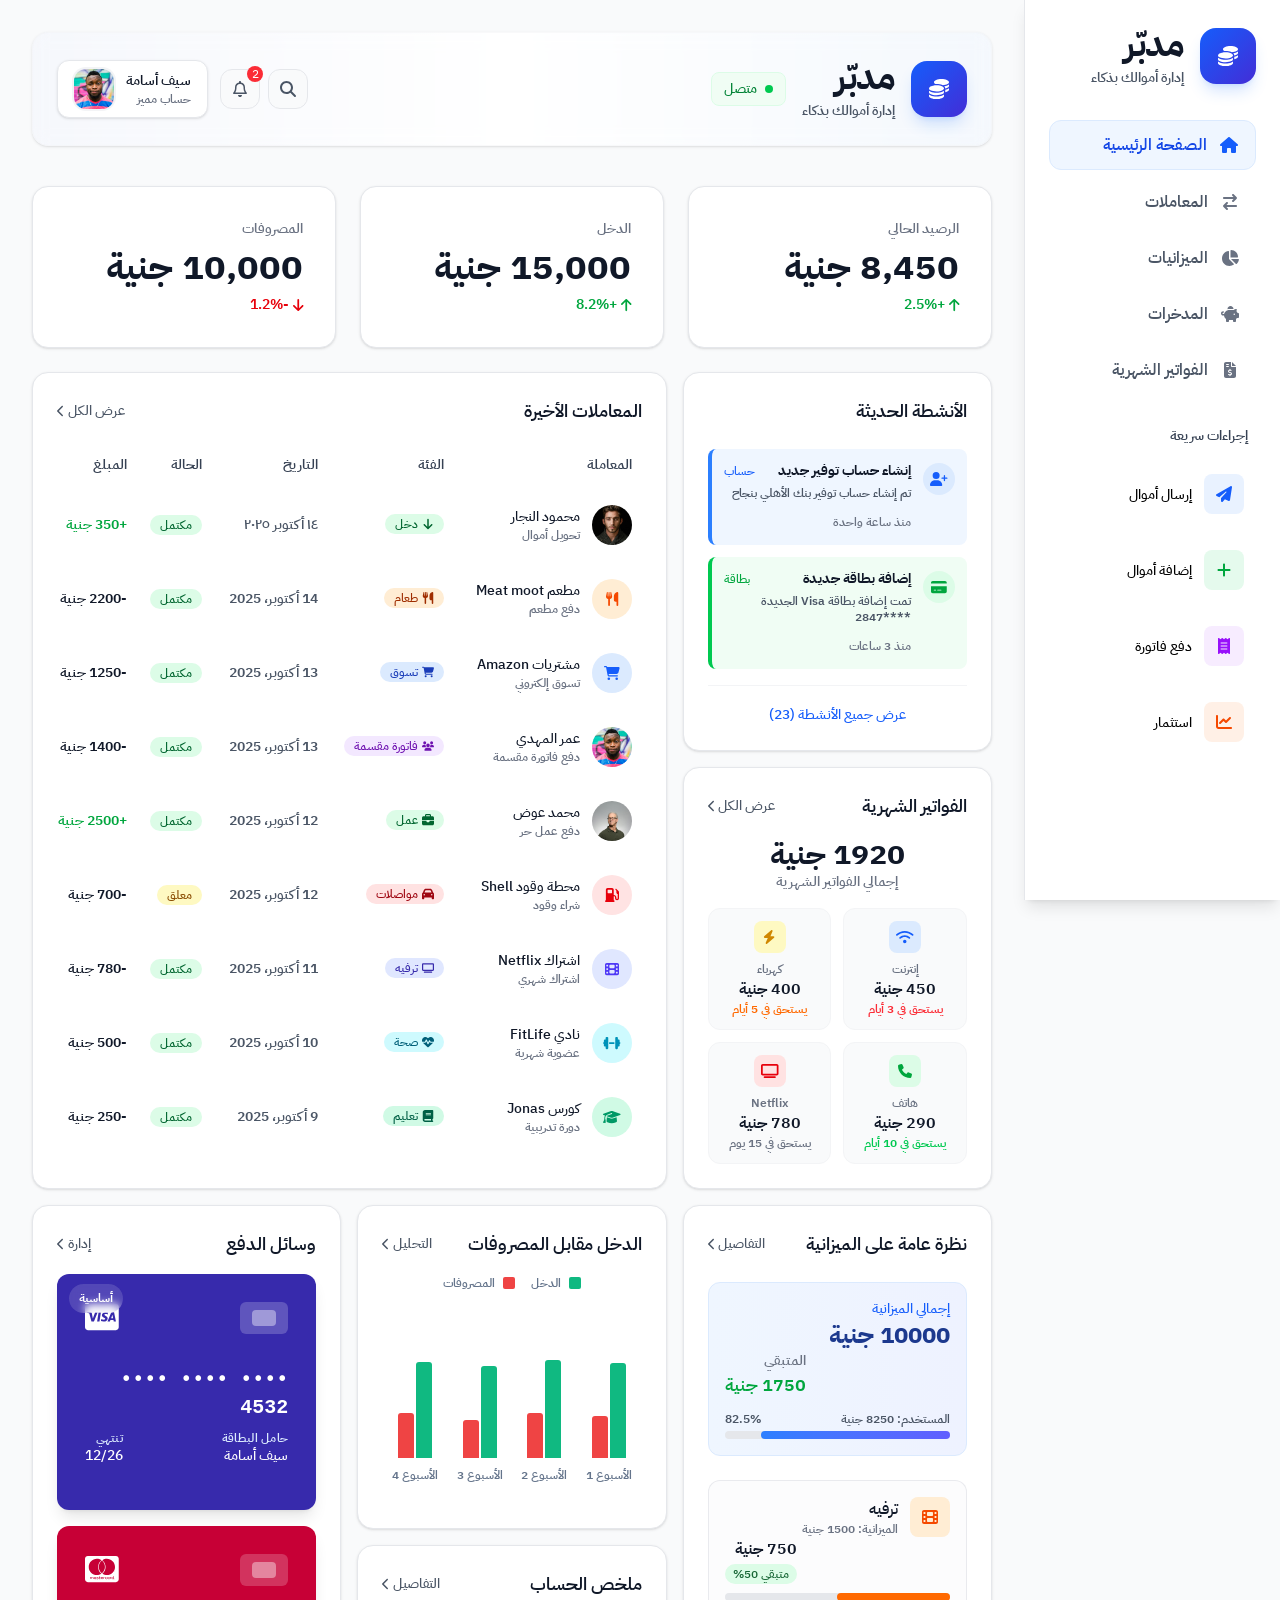
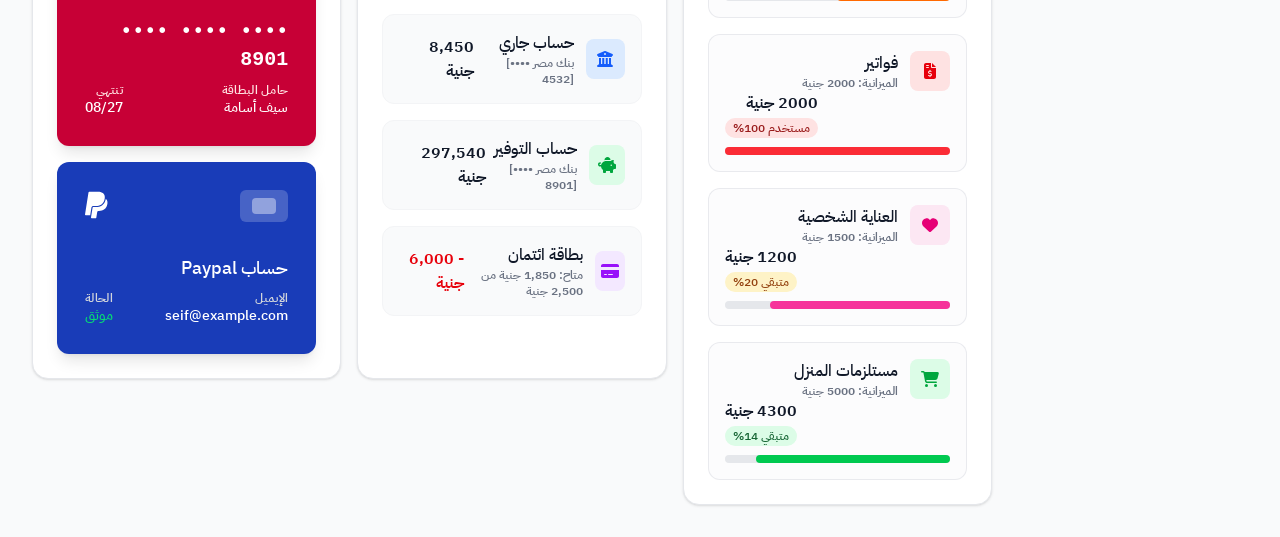
<file: index.html>
<!doctype html>
<html
  class="fontawesome-i2svg-active fontawesome-i2svg-complete"
  lang="ar"
  dir="rtl"
>
  <head>
    <meta charset="UTF-8" />
    <meta name="viewport" content="width=device-width, initial-scale=1.0" />
    <title>مدبّر | إدارة أموالك بذكاء</title>
    <link rel="preconnect" href="https://fonts.googleapis.com" />
    <link rel="preconnect" href="https://fonts.gstatic.com" crossorigin />
    <link
      href="https://fonts.googleapis.com/css2?family=IBM+Plex+Sans+Arabic:wght@100;200;300;400;500;600;700&display=swap"
      rel="stylesheet"
    />
    <link
      rel="shortcut icon"
      href="./images/favicon.png"
      type="image/x-icon"
    />
    <link rel="stylesheet" href="./css/all.min.css" />
    <link rel="stylesheet" href="./css/style.css" />
    <link rel="stylesheet" href="./css/media.css" />
  </head>
  <body>
    <!-- sidebar -->

    <div class="dashboard flex">
      <div id="sidebar" class="sidebar flex flex-col md:w-16 xl:w-64 shadow-lg">
        <div class="p-6 md:p-3 xl:p-6">
          <div class="mb-8">
            <div class="logo flex gap-4 md:justify-center xl:justify-start">
              <div
                class="logo-icon w-14 h-14 md:w-10 md:h-10 xl:h-14 xl:w-14 flex shadow-lg"
              >
                <svg
                  class="svg-inline--fa fa-coins text-white text-xl md:text-base xl:text-xl"
                  aria-hidden="true"
                  focusable="false"
                  data-prefix="fas"
                  data-icon="coins"
                  role="img"
                  xmlns="http://www.w3.org/2000/svg"
                  viewBox="0 0 512 512"
                  data-fa-i2svg=""
                >
                  <path
                    fill="currentColor"
                    d="M512 80c0 18-14.3 34.6-38.4 48c-29.1 16.1-72.5 27.5-122.3 30.9c-3.7-1.8-7.4-3.5-11.3-5C300.6 137.4 248.2 128 192 128c-8.3 0-16.4 .2-24.5 .6l-1.1-.6C142.3 114.6 128 98 128 80c0-44.2 86-80 192-80S512 35.8 512 80zM160.7 161.1c10.2-.7 20.7-1.1 31.3-1.1c62.2 0 117.4 12.3 152.5 31.4C369.3 204.9 384 221.7 384 240c0 4-.7 7.9-2.1 11.7c-4.6 13.2-17 25.3-35 35.5c0 0 0 0 0 0c-.1 .1-.3 .1-.4 .2l0 0 0 0c-.3 .2-.6 .3-.9 .5c-35 19.4-90.8 32-153.6 32c-59.6 0-112.9-11.3-148.2-29.1c-1.9-.9-3.7-1.9-5.5-2.9C14.3 274.6 0 258 0 240c0-34.8 53.4-64.5 128-75.4c10.5-1.5 21.4-2.7 32.7-3.5zM416 240c0-21.9-10.6-39.9-24.1-53.4c28.3-4.4 54.2-11.4 76.2-20.5c16.3-6.8 31.5-15.2 43.9-25.5V176c0 19.3-16.5 37.1-43.8 50.9c-14.6 7.4-32.4 13.7-52.4 18.5c.1-1.8 .2-3.5 .2-5.3zm-32 96c0 18-14.3 34.6-38.4 48c-1.8 1-3.6 1.9-5.5 2.9C304.9 404.7 251.6 416 192 416c-62.8 0-118.6-12.6-153.6-32C14.3 370.6 0 354 0 336V300.6c12.5 10.3 27.6 18.7 43.9 25.5C83.4 342.6 135.8 352 192 352s108.6-9.4 148.1-25.9c7.8-3.2 15.3-6.9 22.4-10.9c6.1-3.4 11.8-7.2 17.2-11.2c1.5-1.1 2.9-2.3 4.3-3.4V304v5.7V336zm32 0V304 278.1c19-4.2 36.5-9.5 52.1-16c16.3-6.8 31.5-15.2 43.9-25.5V272c0 10.5-5 21-14.9 30.9c-16.3 16.3-45 29.7-81.3 38.4c.1-1.7 .2-3.5 .2-5.3zM192 448c56.2 0 108.6-9.4 148.1-25.9c16.3-6.8 31.5-15.2 43.9-25.5V432c0 44.2-86 80-192 80S0 476.2 0 432V396.6c12.5 10.3 27.6 18.7 43.9 25.5C83.4 438.6 135.8 448 192 448z"
                  ></path>
                </svg>
              </div>
              <div class="logo-text flex flex-col md:hidden xl:flex">
                <h1 class="text-4xl font-bold tracking-tight">مدبّر</h1>
                <p class="text-sm mt-1">إدارة أموالك بذكاء</p>
              </div>
            </div>
          </div>
          <div class="nav">
            <ul class="space-y-2">
              <li>
                <span
                  class="homepage-btn flex md:justify-center xl:justify-start gap-3 px-4 md:px-2 xl:px-4 py-3 font-semibold items-center justify-center"
                >
                  <svg
                    class="svg-inline--fa fa-house w-5 text-center home"
                    aria-hidden="true"
                    focusable="false"
                    data-prefix="fas"
                    data-icon="house"
                    role="img"
                    xmlns="http://www.w3.org/2000/svg"
                    viewBox="0 0 576 512"
                    data-fa-i2svg=""
                  >
                    <path
                      fill="currentColor"
                      d="M575.8 255.5c0 18-15 32.1-32 32.1h-32l.7 160.2c0 2.7-.2 5.4-.5 8.1V472c0 22.1-17.9 40-40 40H456c-1.1 0-2.2 0-3.3-.1c-1.4 .1-2.8 .1-4.2 .1H416 392c-22.1 0-40-17.9-40-40V448 384c0-17.7-14.3-32-32-32H256c-17.7 0-32 14.3-32 32v64 24c0 22.1-17.9 40-40 40H160 128.1c-1.5 0-3-.1-4.5-.2c-1.2 .1-2.4 .2-3.6 .2H104c-22.1 0-40-17.9-40-40V360c0-.9 0-1.9 .1-2.8V287.6H32c-18 0-32-14-32-32.1c0-9 3-17 10-24L266.4 8c7-7 15-8 22-8s15 2 21 7L564.8 231.5c8 7 12 15 11 24z"
                    ></path></svg
                  ><!-- <i class="fa-solid fa-house w-5 text-center text-blue-600"></i> Font Awesome fontawesome.com -->
                  <span class="block md:hidden xl:block">الصفحة الرئيسية</span>
                </span>
              </li>
              <li>
                <span
                  class="flex md:justify-center xl:justify-start gap-3 px-4 md:px-2 xl:px-4 py-3 font-semibold items-center justify-center"
                >
                  <svg
                    class="svg-inline--fa fa-arrow-right-arrow-left w-5 text-center text-gray-500"
                    aria-hidden="true"
                    focusable="false"
                    data-prefix="fas"
                    data-icon="arrow-right-arrow-left"
                    role="img"
                    xmlns="http://www.w3.org/2000/svg"
                    viewBox="0 0 448 512"
                    data-fa-i2svg=""
                  >
                    <path
                      fill="currentColor"
                      d="M438.6 150.6c12.5-12.5 12.5-32.8 0-45.3l-96-96c-12.5-12.5-32.8-12.5-45.3 0s-12.5 32.8 0 45.3L338.7 96 32 96C14.3 96 0 110.3 0 128s14.3 32 32 32l306.7 0-41.4 41.4c-12.5 12.5-12.5 32.8 0 45.3s32.8 12.5 45.3 0l96-96zm-333.3 352c12.5 12.5 32.8 12.5 45.3 0s12.5-32.8 0-45.3L109.3 416 416 416c17.7 0 32-14.3 32-32s-14.3-32-32-32l-306.7 0 41.4-41.4c12.5-12.5 12.5-32.8 0-45.3s-32.8-12.5-45.3 0l-96 96c-12.5 12.5-12.5 32.8 0 45.3l96 96z"
                    ></path></svg
                  ><!-- <i class="fa-solid fa-arrow-right-arrow-left w-5 text-center text-gray-500"></i> Font Awesome fontawesome.com -->
                  <span class="block md:hidden xl:block">المعاملات</span>
                </span>
              </li>
              <li>
                <span
                  class="flex md:justify-center xl:justify-start gap-3 px-4 md:px-2 xl:px-4 py-3 font-semibold items-center justify-center"
                >
                  <svg
                    class="svg-inline--fa fa-chart-pie w-5 text-center text-gray-500"
                    aria-hidden="true"
                    focusable="false"
                    data-prefix="fas"
                    data-icon="chart-pie"
                    role="img"
                    xmlns="http://www.w3.org/2000/svg"
                    viewBox="0 0 576 512"
                    data-fa-i2svg=""
                  >
                    <path
                      fill="currentColor"
                      d="M304 240V16.6c0-9 7-16.6 16-16.6C443.7 0 544 100.3 544 224c0 9-7.6 16-16.6 16H304zM32 272C32 150.7 122.1 50.3 239 34.3c9.2-1.3 17 6.1 17 15.4V288L412.5 444.5c6.7 6.7 6.2 17.7-1.5 23.1C371.8 495.6 323.8 512 272 512C139.5 512 32 404.6 32 272zm526.4 16c9.3 0 16.6 7.8 15.4 17c-7.7 55.9-34.6 105.6-73.9 142.3c-6 5.6-15.4 5.2-21.2-.7L320 288H558.4z"
                    ></path></svg
                  ><!-- <i class="fa-solid fa-chart-pie w-5 text-center text-gray-500"></i> Font Awesome fontawesome.com -->
                  <span class="block md:hidden xl:block">الميزانيات</span>
                </span>
              </li>
              <li>
                <span
                  class="flex md:justify-center xl:justify-start gap-3 px-4 md:px-2 xl:px-4 py-3 font-semibold items-center justify-center"
                >
                  <svg
                    class="svg-inline--fa fa-piggy-bank w-5 text-center text-gray-500"
                    aria-hidden="true"
                    focusable="false"
                    data-prefix="fas"
                    data-icon="piggy-bank"
                    role="img"
                    xmlns="http://www.w3.org/2000/svg"
                    viewBox="0 0 576 512"
                    data-fa-i2svg=""
                  >
                    <path
                      fill="currentColor"
                      d="M400 96l0 .7c-5.3-.4-10.6-.7-16-.7H256c-16.5 0-32.5 2.1-47.8 6c-.1-2-.2-4-.2-6c0-53 43-96 96-96s96 43 96 96zm-16 32c3.5 0 7 .1 10.4 .3c4.2 .3 8.4 .7 12.6 1.3C424.6 109.1 450.8 96 480 96h11.5c10.4 0 18 9.8 15.5 19.9l-13.8 55.2c15.8 14.8 28.7 32.8 37.5 52.9H544c17.7 0 32 14.3 32 32v96c0 17.7-14.3 32-32 32H512c-9.1 12.1-19.9 22.9-32 32v64c0 17.7-14.3 32-32 32H416c-17.7 0-32-14.3-32-32V448H256v32c0 17.7-14.3 32-32 32H192c-17.7 0-32-14.3-32-32V416c-34.9-26.2-58.7-66.3-63.2-112H68c-37.6 0-68-30.4-68-68s30.4-68 68-68h4c13.3 0 24 10.7 24 24s-10.7 24-24 24H68c-11 0-20 9-20 20s9 20 20 20H99.2c12.1-59.8 57.7-107.5 116.3-122.8c12.9-3.4 26.5-5.2 40.5-5.2H384zm64 136a24 24 0 1 0 -48 0 24 24 0 1 0 48 0z"
                    ></path></svg
                  ><!-- <i class="fa-solid fa-piggy-bank w-5 text-center text-gray-500"></i> Font Awesome fontawesome.com -->
                  <span class="block md:hidden xl:block">المدخرات</span>
                </span>
              </li>
              <li>
                <span
                  class="flex md:justify-center xl:justify-start gap-3 px-4 md:px-2 xl:px-4 py-3 font-semibold items-center justify-center"
                >
                  <svg
                    class="svg-inline--fa fa-file-invoice-dollar w-5 text-center text-gray-500"
                    aria-hidden="true"
                    focusable="false"
                    data-prefix="fas"
                    data-icon="file-invoice-dollar"
                    role="img"
                    xmlns="http://www.w3.org/2000/svg"
                    viewBox="0 0 384 512"
                    data-fa-i2svg=""
                  >
                    <path
                      fill="currentColor"
                      d="M64 0C28.7 0 0 28.7 0 64V448c0 35.3 28.7 64 64 64H320c35.3 0 64-28.7 64-64V160H256c-17.7 0-32-14.3-32-32V0H64zM256 0V128H384L256 0zM64 80c0-8.8 7.2-16 16-16h64c8.8 0 16 7.2 16 16s-7.2 16-16 16H80c-8.8 0-16-7.2-16-16zm0 64c0-8.8 7.2-16 16-16h64c8.8 0 16 7.2 16 16s-7.2 16-16 16H80c-8.8 0-16-7.2-16-16zm128 72c8.8 0 16 7.2 16 16v17.3c8.5 1.2 16.7 3.1 24.1 5.1c8.5 2.3 13.6 11 11.3 19.6s-11 13.6-19.6 11.3c-11.1-3-22-5.2-32.1-5.3c-8.4-.1-17.4 1.8-23.6 5.5c-5.7 3.4-8.1 7.3-8.1 12.8c0 3.7 1.3 6.5 7.3 10.1c6.9 4.1 16.6 7.1 29.2 10.9l.5 .1 0 0 0 0c11.3 3.4 25.3 7.6 36.3 14.6c12.1 7.6 22.4 19.7 22.7 38.2c.3 19.3-9.6 33.3-22.9 41.6c-7.7 4.8-16.4 7.6-25.1 9.1V440c0 8.8-7.2 16-16 16s-16-7.2-16-16V422.2c-11.2-2.1-21.7-5.7-30.9-8.9l0 0c-2.1-.7-4.2-1.4-6.2-2.1c-8.4-2.8-12.9-11.9-10.1-20.2s11.9-12.9 20.2-10.1c2.5 .8 4.8 1.6 7.1 2.4l0 0 0 0 0 0c13.6 4.6 24.6 8.4 36.3 8.7c9.1 .3 17.9-1.7 23.7-5.3c5.1-3.2 7.9-7.3 7.8-14c-.1-4.6-1.8-7.8-7.7-11.6c-6.8-4.3-16.5-7.4-29-11.2l-1.6-.5 0 0c-11-3.3-24.3-7.3-34.8-13.7c-12-7.2-22.6-18.9-22.7-37.3c-.1-19.4 10.8-32.8 23.8-40.5c7.5-4.4 15.8-7.2 24.1-8.7V232c0-8.8 7.2-16 16-16z"
                    ></path></svg
                  ><!-- <i class="fa-solid fa-file-invoice-dollar w-5 text-center text-gray-500"></i> Font Awesome fontawesome.com -->
                  <span class="block md:hidden xl:block">الفواتير الشهرية</span>
                </span>
              </li>
            </ul>
          </div>
          <div class="quick-actions mt-8">
            <h3
              class="text-sm font-semibold mb-4 px-2 block md:hidden xl:block"
            >
              إجراءات سريعة
            </h3>
            <div class="space-y-3">
              <button class="sidebar-action-btn w-full">
                <div
                  class="sidebar-action-icon icon1 bg-blue-500/10 group-hover:bg-blue-500/15"
                >
                  <svg
                    class="svg-inline--fa fa-paper-plane text-blue-600"
                    aria-hidden="true"
                    focusable="false"
                    data-prefix="fas"
                    data-icon="paper-plane"
                    role="img"
                    xmlns="http://www.w3.org/2000/svg"
                    viewBox="0 0 512 512"
                    data-fa-i2svg=""
                  >
                    <path
                      fill="currentColor"
                      d="M498.1 5.6c10.1 7 15.4 19.1 13.5 31.2l-64 416c-1.5 9.7-7.4 18.2-16 23s-18.9 5.4-28 1.6L284 427.7l-68.5 74.1c-8.9 9.7-22.9 12.9-35.2 8.1S160 493.2 160 480V396.4c0-4 1.5-7.8 4.2-10.7L331.8 202.8c5.8-6.3 5.6-16-.4-22s-15.7-6.4-22-.7L106 360.8 17.7 316.6C7.1 311.3 .3 300.7 0 288.9s5.9-22.8 16.1-28.7l448-256c10.7-6.1 23.9-5.5 34 1.4z"
                    ></path></svg
                  ><!-- <i class="fa-solid fa-paper-plane text-blue-600"></i> Font Awesome fontawesome.com -->
                </div>
                <span class="sidebar-action-label block md:hidden xl:block"
                  >إرسال أموال</span
                >
              </button>
              <button class="sidebar-action-btn w-full">
                <div
                  class="sidebar-action-icon icon2 bg-green-500/10 group-hover:bg-green-500/15"
                >
                  <svg
                    class="svg-inline--fa fa-plus text-green-600"
                    aria-hidden="true"
                    focusable="false"
                    data-prefix="fas"
                    data-icon="plus"
                    role="img"
                    xmlns="http://www.w3.org/2000/svg"
                    viewBox="0 0 448 512"
                    data-fa-i2svg=""
                  >
                    <path
                      fill="currentColor"
                      d="M256 80c0-17.7-14.3-32-32-32s-32 14.3-32 32V224H48c-17.7 0-32 14.3-32 32s14.3 32 32 32H192V432c0 17.7 14.3 32 32 32s32-14.3 32-32V288H400c17.7 0 32-14.3 32-32s-14.3-32-32-32H256V80z"
                    ></path></svg
                  ><!-- <i class="fa-solid fa-plus text-green-600"></i> Font Awesome fontawesome.com -->
                </div>
                <span class="sidebar-action-label block md:hidden xl:block"
                  >إضافة أموال</span
                >
              </button>
              <button class="sidebar-action-btn w-full">
                <div
                  class="sidebar-action-icon icon3 bg-purple-500/10 group-hover:bg-purple-500/15"
                >
                  <svg
                    class="svg-inline--fa fa-receipt text-purple-600"
                    aria-hidden="true"
                    focusable="false"
                    data-prefix="fas"
                    data-icon="receipt"
                    role="img"
                    xmlns="http://www.w3.org/2000/svg"
                    viewBox="0 0 384 512"
                    data-fa-i2svg=""
                  >
                    <path
                      fill="currentColor"
                      d="M14 2.2C22.5-1.7 32.5-.3 39.6 5.8L80 40.4 120.4 5.8c9-7.7 22.3-7.7 31.2 0L192 40.4 232.4 5.8c9-7.7 22.3-7.7 31.2 0L304 40.4 344.4 5.8c7.1-6.1 17.1-7.5 25.6-3.6s14 12.4 14 21.8V488c0 9.4-5.5 17.9-14 21.8s-18.5 2.5-25.6-3.6L304 471.6l-40.4 34.6c-9 7.7-22.3 7.7-31.2 0L192 471.6l-40.4 34.6c-9 7.7-22.3 7.7-31.2 0L80 471.6 39.6 506.2c-7.1 6.1-17.1 7.5-25.6 3.6S0 497.4 0 488V24C0 14.6 5.5 6.1 14 2.2zM96 144c-8.8 0-16 7.2-16 16s7.2 16 16 16H288c8.8 0 16-7.2 16-16s-7.2-16-16-16H96zM80 352c0 8.8 7.2 16 16 16H288c8.8 0 16-7.2 16-16s-7.2-16-16-16H96c-8.8 0-16 7.2-16 16zM96 240c-8.8 0-16 7.2-16 16s7.2 16 16 16H288c8.8 0 16-7.2 16-16s-7.2-16-16-16H96z"
                    ></path></svg
                  ><!-- <i class="fa-solid fa-receipt text-purple-600"></i> Font Awesome fontawesome.com -->
                </div>
                <span class="sidebar-action-label block md:hidden xl:block"
                  >دفع فاتورة</span
                >
              </button>
              <button class="sidebar-action-btn w-full">
                <div
                  class="sidebar-action-icon icon4 bg-orange-500/10 group-hover:bg-orange-500/15"
                >
                  <svg
                    class="svg-inline--fa fa-chart-line text-orange-600"
                    aria-hidden="true"
                    focusable="false"
                    data-prefix="fas"
                    data-icon="chart-line"
                    role="img"
                    xmlns="http://www.w3.org/2000/svg"
                    viewBox="0 0 512 512"
                    data-fa-i2svg=""
                  >
                    <path
                      fill="currentColor"
                      d="M64 64c0-17.7-14.3-32-32-32S0 46.3 0 64V400c0 44.2 35.8 80 80 80H480c17.7 0 32-14.3 32-32s-14.3-32-32-32H80c-8.8 0-16-7.2-16-16V64zm406.6 86.6c12.5-12.5 12.5-32.8 0-45.3s-32.8-12.5-45.3 0L320 210.7l-57.4-57.4c-12.5-12.5-32.8-12.5-45.3 0l-112 112c-12.5 12.5-12.5 32.8 0 45.3s32.8 12.5 45.3 0L240 221.3l57.4 57.4c12.5 12.5 32.8 12.5 45.3 0l128-128z"
                    ></path></svg
                  ><!-- <i class="fa-solid fa-chart-line text-orange-600"></i> Font Awesome fontawesome.com -->
                </div>
                <span class="sidebar-action-label block md:hidden xl:block"
                  >استثمار</span
                >
              </button>
            </div>
          </div>
        </div>
      </div>
      <!-- main content -->

      <div class="main flex-1 mr-0 md:mr-16 xl:mr-64 p-4 md:p-8">
        <header class="mb-6 md:mb-10">
          <div class="background"></div>
          <div
            class="header-content flex flex-col sm:flex-row justify-between items-start sm:items-center p-4 md:p-6 shadow-sm gap-4 sm:gap-0"
          >
            <div class="flex items-center gap-3 md:gap-4 w-full sm:w-auto">
              <div
                class="logo w-12 h-12 md:w-14 md:h-14 flex items-center justify-center shadow-lg shadow flex-shrink-0"
              >
                <svg
                  class="svg-inline--fa fa-coins text-white text-lg md:text-xl"
                  aria-hidden="true"
                  focusable="false"
                  data-prefix="fas"
                  data-icon="coins"
                  role="img"
                  xmlns="http://www.w3.org/2000/svg"
                  viewBox="0 0 512 512"
                  data-fa-i2svg=""
                >
                  <path
                    fill="currentColor"
                    d="M512 80c0 18-14.3 34.6-38.4 48c-29.1 16.1-72.5 27.5-122.3 30.9c-3.7-1.8-7.4-3.5-11.3-5C300.6 137.4 248.2 128 192 128c-8.3 0-16.4 .2-24.5 .6l-1.1-.6C142.3 114.6 128 98 128 80c0-44.2 86-80 192-80S512 35.8 512 80zM160.7 161.1c10.2-.7 20.7-1.1 31.3-1.1c62.2 0 117.4 12.3 152.5 31.4C369.3 204.9 384 221.7 384 240c0 4-.7 7.9-2.1 11.7c-4.6 13.2-17 25.3-35 35.5c0 0 0 0 0 0c-.1 .1-.3 .1-.4 .2l0 0 0 0c-.3 .2-.6 .3-.9 .5c-35 19.4-90.8 32-153.6 32c-59.6 0-112.9-11.3-148.2-29.1c-1.9-.9-3.7-1.9-5.5-2.9C14.3 274.6 0 258 0 240c0-34.8 53.4-64.5 128-75.4c10.5-1.5 21.4-2.7 32.7-3.5zM416 240c0-21.9-10.6-39.9-24.1-53.4c28.3-4.4 54.2-11.4 76.2-20.5c16.3-6.8 31.5-15.2 43.9-25.5V176c0 19.3-16.5 37.1-43.8 50.9c-14.6 7.4-32.4 13.7-52.4 18.5c.1-1.8 .2-3.5 .2-5.3zm-32 96c0 18-14.3 34.6-38.4 48c-1.8 1-3.6 1.9-5.5 2.9C304.9 404.7 251.6 416 192 416c-62.8 0-118.6-12.6-153.6-32C14.3 370.6 0 354 0 336V300.6c12.5 10.3 27.6 18.7 43.9 25.5C83.4 342.6 135.8 352 192 352s108.6-9.4 148.1-25.9c7.8-3.2 15.3-6.9 22.4-10.9c6.1-3.4 11.8-7.2 17.2-11.2c1.5-1.1 2.9-2.3 4.3-3.4V304v5.7V336zm32 0V304 278.1c19-4.2 36.5-9.5 52.1-16c16.3-6.8 31.5-15.2 43.9-25.5V272c0 10.5-5 21-14.9 30.9c-16.3 16.3-45 29.7-81.3 38.4c.1-1.7 .2-3.5 .2-5.3zM192 448c56.2 0 108.6-9.4 148.1-25.9c16.3-6.8 31.5-15.2 43.9-25.5V432c0 44.2-86 80-192 80S0 476.2 0 432V396.6c12.5 10.3 27.6 18.7 43.9 25.5C83.4 438.6 135.8 448 192 448z"
                  ></path></svg
                ><!-- <i class="fa-solid fa-coins text-white text-lg md:text-xl"></i> Font Awesome fontawesome.com -->
              </div>
              <div class="flex flex-col">
                <h1 class="text-2xl md:text-4xl font-bold tracking-tight">
                  مدبّر
                </h1>
                <p class="text-xs md:text-sm mt-1">إدارة أموالك بذكاء</p>
              </div>
              <div
                class="indicator hidden sm:flex items-center gap-2 px-2 md:px-3 py-1 md:py-1.5"
              >
                <div class="dot w-2 h-2"></div>
                <span class="text-xs md:text-sm font-medium">متصل</span>
              </div>
            </div>
            <div
              class="flex items-center gap-2 md:gap-3 w-full sm:w-auto justify-between sm:justify-end"
            >
              <div class="actions flex items-center gap-1 md:gap-2">
                <button
                  class="w-8 h-8 md:w-10 md:h-10 flex items-center justify-center"
                >
                  <svg
                    class="svg-inline--fa fa-magnifying-glass text-sm md:text-base"
                    aria-hidden="true"
                    focusable="false"
                    data-prefix="fas"
                    data-icon="magnifying-glass"
                    role="img"
                    xmlns="http://www.w3.org/2000/svg"
                    viewBox="0 0 512 512"
                    data-fa-i2svg=""
                  >
                    <path
                      fill="currentColor"
                      d="M416 208c0 45.9-14.9 88.3-40 122.7L502.6 457.4c12.5 12.5 12.5 32.8 0 45.3s-32.8 12.5-45.3 0L330.7 376c-34.4 25.2-76.8 40-122.7 40C93.1 416 0 322.9 0 208S93.1 0 208 0S416 93.1 416 208zM208 352a144 144 0 1 0 0-288 144 144 0 1 0 0 288z"
                    ></path>
                  </svg>
                </button>

                <button
                  class="notifications w-8 h-8 md:w-10 md:h-10 flex items-center justify-center"
                >
                  <svg
                    class="svg-inline--fa fa-bell text-sm md:text-base"
                    aria-hidden="true"
                    focusable="false"
                    data-prefix="far"
                    data-icon="bell"
                    role="img"
                    xmlns="http://www.w3.org/2000/svg"
                    viewBox="0 0 448 512"
                    data-fa-i2svg=""
                  >
                    <path
                      fill="currentColor"
                      d="M224 0c-17.7 0-32 14.3-32 32V49.9C119.5 61.4 64 124.2 64 200v33.4c0 45.4-15.5 89.5-43.8 124.9L5.3 377c-5.8 7.2-6.9 17.1-2.9 25.4S14.8 416 24 416H424c9.2 0 17.6-5.3 21.6-13.6s2.9-18.2-2.9-25.4l-14.9-18.6C399.5 322.9 384 278.8 384 233.4V200c0-75.8-55.5-138.6-128-150.1V32c0-17.7-14.3-32-32-32zm0 96h8c57.4 0 104 46.6 104 104v33.4c0 47.9 13.9 94.6 39.7 134.6H72.3C98.1 328 112 281.3 112 233.4V200c0-57.4 46.6-104 104-104h8zm64 352H224 160c0 17 6.7 33.3 18.7 45.3s28.3 18.7 45.3 18.7s33.3-6.7 45.3-18.7s18.7-28.3 18.7-45.3z"
                    ></path>
                  </svg>
                  <span
                    class="ping w-3 h-3 md:w-4 md:h-4 text-xs flex items-center justify-center"
                    >2</span
                  >
                </button>
              </div>
              <div
                class="profile flex items-center gap-2 md:gap-3 px-3 md:px-4 py-2 shadow-sm"
              >
                <div class="profile-text hidden sm:block">
                  <p class="profile-name text-xs md:text-sm font-semibold">
                    سيف أسامة
                  </p>
                  <p class="profile-rank text-xs hidden md:block">حساب مميز</p>
                </div>
                <img
                  class="w-8 h-8 md:w-10 md:h-10 shadow-sm"
                  src="./images/avatar-1.jpg"
                  alt="user avatar"
                />
              </div>
            </div>
            <div
              class="status-indicator flex sm:hidden items-center gap-2 px-3 py-1.5 w-full justify-center"
            >
              <div class="dot w-2 h-2"></div>
              <span class="text-xs font-medium">متصل</span>
            </div>
          </div>
        </header>
        <div class="summary grid grid-cols-1 md:grid-cols-3 gap-6 mb-6">
          <div class="balance p-8 shadow-sm">
            <p class="text-sm title mb-2">الرصيد الحالي</p>
            <p class="text-3xl md:text-2xl lg:text-4xl font-bold amount">
              8,450 جنية
            </p>
            <div class="marker flex items-center mt-2">
              <svg
                class="svg-inline--fa fa-arrow-up text-sm ml-1"
                aria-hidden="true"
                focusable="false"
                data-prefix="fas"
                data-icon="arrow-up"
                role="img"
                xmlns="http://www.w3.org/2000/svg"
                viewBox="0 0 384 512"
                data-fa-i2svg=""
              >
                <path
                  fill="currentColor"
                  d="M214.6 41.4c-12.5-12.5-32.8-12.5-45.3 0l-160 160c-12.5 12.5-12.5 32.8 0 45.3s32.8 12.5 45.3 0L160 141.2V448c0 17.7 14.3 32 32 32s32-14.3 32-32V141.2L329.4 246.6c12.5 12.5 32.8 12.5 45.3 0s12.5-32.8 0-45.3l-160-160z"
                ></path></svg
              ><!-- <i class="fa-solid fa-arrow-up text-green-600 text-sm ml-1"></i> Font Awesome fontawesome.com -->
              <span class="text-sm">+2.5%</span>
            </div>
          </div>
          <div class="income p-8 shadow-sm">
            <p class="text-sm title mb-2">الدخل</p>
            <p class="text-3xl md:text-2xl lg:text-4xl font-bold amount">
              15,000 جنية
            </p>
            <div class="marker flex items-center mt-2">
              <svg
                class="svg-inline--fa fa-arrow-up text-sm ml-1"
                aria-hidden="true"
                focusable="false"
                data-prefix="fas"
                data-icon="arrow-up"
                role="img"
                xmlns="http://www.w3.org/2000/svg"
                viewBox="0 0 384 512"
                data-fa-i2svg=""
              >
                <path
                  fill="currentColor"
                  d="M214.6 41.4c-12.5-12.5-32.8-12.5-45.3 0l-160 160c-12.5 12.5-12.5 32.8 0 45.3s32.8 12.5 45.3 0L160 141.2V448c0 17.7 14.3 32 32 32s32-14.3 32-32V141.2L329.4 246.6c12.5 12.5 32.8 12.5 45.3 0s12.5-32.8 0-45.3l-160-160z"
                ></path></svg
              ><!-- <i class="fa-solid fa-arrow-up text-green-600 text-sm ml-1"></i> Font Awesome fontawesome.com -->
              <span class="text-sm">+8.2%</span>
            </div>
          </div>
          <div class="expenses p-8 shadow-sm">
            <p class="text-sm title mb-2">المصروفات</p>
            <p class="text-3xl md:text-2xl lg:text-4xl font-bold amount">
              10,000 جنية
            </p>
            <div class="marker flex items-center mt-2">
              <svg
                class="svg-inline--fa fa-arrow-down text-sm ml-1"
                aria-hidden="true"
                focusable="false"
                data-prefix="fas"
                data-icon="arrow-down"
                role="img"
                xmlns="http://www.w3.org/2000/svg"
                viewBox="0 0 384 512"
                data-fa-i2svg=""
              >
                <path
                  fill="currentColor"
                  d="M169.4 470.6c12.5 12.5 32.8 12.5 45.3 0l160-160c12.5-12.5 12.5-32.8 0-45.3s-32.8-12.5-45.3 0L224 370.8 224 64c0-17.7-14.3-32-32-32s-32 14.3-32 32l0 306.7L54.6 265.4c-12.5-12.5-32.8-12.5-45.3 0s-12.5 32.8 0 45.3l160 160z"
                ></path></svg
              ><!-- <i class="fa-solid fa-arrow-down text-red-600 text-sm ml-1"></i> Font Awesome fontawesome.com -->
              <span class="text-sm">-1.2%</span>
            </div>
          </div>
        </div>
        <div
          class="widgets grid grid-cols-1 md:grid-cols-2 xl:grid-cols-3 gap-4"
        >
          <div class="notifications-widget order-1 p-4 md:p-6 shadow-sm">
            <div class="title flex justify-between items-center mb-6">
              <h3 class="text-base md:text-lg font-semibold">
                الأنشطة الحديثة
              </h3>
            </div>
            <div class="space-y-3">
              <!-- Account Created -->
              <div class="acc-created flex items-start gap-3 p-3 rounded-lg">
                <div
                  class="acc-icon w-8 h-8 flex items-center justify-center flex-shrink-0 mt-0.5"
                >
                  <svg
                    class="svg-inline--fa fa-user-plus text-sm"
                    aria-hidden="true"
                    focusable="false"
                    data-prefix="fas"
                    data-icon="user-plus"
                    role="img"
                    xmlns="http://www.w3.org/2000/svg"
                    viewBox="0 0 640 512"
                    data-fa-i2svg=""
                  >
                    <path
                      fill="currentColor"
                      d="M96 128a128 128 0 1 1 256 0A128 128 0 1 1 96 128zM0 482.3C0 383.8 79.8 304 178.3 304h91.4C368.2 304 448 383.8 448 482.3c0 16.4-13.3 29.7-29.7 29.7H29.7C13.3 512 0 498.7 0 482.3zM504 312V248H440c-13.3 0-24-10.7-24-24s10.7-24 24-24h64V136c0-13.3 10.7-24 24-24s24 10.7 24 24v64h64c13.3 0 24 10.7 24 24s-10.7 24-24 24H552v64c0 13.3-10.7 24-24 24s-24-10.7-24-24z"
                    ></path>
                  </svg>
                </div>
                <div class="flex-1 min-w-0">
                  <div class="flex items-center justify-between mb-1">
                    <h4 class="text-sm font-bold">إنشاء حساب توفير جديد</h4>
                    <span class="acc text-xs font-medium">حساب</span>
                  </div>
                  <p class="text-xs mb-2">
                    تم إنشاء حساب توفير بنك الأهلي بنجاح
                  </p>
                  <span class="text-xs">منذ ساعة واحدة</span>
                </div>
              </div>

              <!-- Card Added -->
              <div class="card-added flex items-start gap-3 p-3">
                <div
                  class="card-icon w-8 h-8 flex items-center justify-center flex-shrink-0 mt-0.5"
                >
                  <svg
                    class="svg-inline--fa fa-credit-card text-sm"
                    aria-hidden="true"
                    focusable="false"
                    data-prefix="fas"
                    data-icon="credit-card"
                    role="img"
                    xmlns="http://www.w3.org/2000/svg"
                    viewBox="0 0 576 512"
                    data-fa-i2svg=""
                  >
                    <path
                      fill="currentColor"
                      d="M64 32C28.7 32 0 60.7 0 96v32H576V96c0-35.3-28.7-64-64-64H64zM576 224H0V416c0 35.3 28.7 64 64 64H512c35.3 0 64-28.7 64-64V224zM112 352h64c8.8 0 16 7.2 16 16s-7.2 16-16 16H112c-8.8 0-16-7.2-16-16s7.2-16 16-16zm112 16c0-8.8 7.2-16 16-16H368c8.8 0 16 7.2 16 16s-7.2 16-16 16H240c-8.8 0-16-7.2-16-16z"
                    ></path></svg
                  ><!-- <i class="fa-solid fa-credit-card text-green-600 text-sm"></i> Font Awesome fontawesome.com -->
                </div>
                <div class="flex-1 min-w-0">
                  <div class="flex items-center justify-between mb-1">
                    <h4 class="text-sm font-bold">إضافة بطاقة جديدة</h4>
                    <span class="card text-xs font-medium">بطاقة</span>
                  </div>
                  <p class="text-xs mb-2">
                    تمت إضافة بطاقة Visa الجديدة ****2847
                  </p>
                  <span class="text-xs">منذ 3 ساعات</span>
                </div>
              </div>
            </div>
            <div class="all-btn mt-4 pt-4">
              <button class="w-full text-center text-sm font-medium">
                عرض جميع الأنشطة (23)
              </button>
            </div>
          </div>
          <div
            class="transactions-widget order-2 md:order-3 xl:order-2 md:row-span-2 md:col-span-2 p-4 md:p-6 shadow-sm"
          >
            <div class="title flex justify-between items-center mb-4">
              <h3 class="text-base md:text-lg font-semibold">
                المعاملات الأخيرة
              </h3>
              <span class="text-xs md:text-sm font-medium"
                >عرض الكل
                <svg
                  class="svg-inline--fa fa-chevron-left text-xs"
                  aria-hidden="true"
                  focusable="false"
                  data-prefix="fas"
                  data-icon="chevron-left"
                  role="img"
                  xmlns="http://www.w3.org/2000/svg"
                  viewBox="0 0 320 512"
                  data-fa-i2svg=""
                >
                  <path
                    fill="currentColor"
                    d="M9.4 233.4c-12.5 12.5-12.5 32.8 0 45.3l192 192c12.5 12.5 32.8 12.5 45.3 0s12.5-32.8 0-45.3L77.3 256 246.6 86.6c12.5-12.5 12.5-32.8 0-45.3s-32.8-12.5-45.3 0l-192 192z"
                  ></path></svg
                ><!-- <i class="fa-solid fa-chevron-left text-xs"></i> Font Awesome fontawesome.com --></span
              >
            </div>
            <div class="table">
              <table class="w-full min-w-[600px] text-xs md:text-sm">
                <thead>
                  <tr class="">
                    <th class="py-3 px-2 font-semibold">المعاملة</th>
                    <th class="py-3 px-2 font-semibold">الفئة</th>
                    <th class="py-3 px-2 font-semibold">التاريخ</th>
                    <th class="py-3 px-2 font-semibold">الحالة</th>
                    <th class="py-3 px-2 font-semibold">المبلغ</th>
                  </tr>
                </thead>
                <tbody class="divide-y divide-gray-50">
                  <tr class="">
                    <td class="py-4 px-2">
                      <div class="flex items-center gap-3">
                        <img
                          src="./images/avatar-2.jpg"
                          alt="Emma Richardson"
                          class="w-10 h-10"
                        />
                        <div>
                          <p class="font-medium name">محمود النجار</p>
                          <p class="text-xs type">تحويل أموال</p>
                        </div>
                      </div>
                    </td>
                    <td class="py-4 px-2">
                      <span
                        class="inline-flex items-center px-2.5 py-0.5 text-xs font-medium category category1"
                      >
                        <svg
                          class="svg-inline--fa fa-arrow-down w-3 h-3 ml-1"
                          aria-hidden="true"
                          focusable="false"
                          data-prefix="fas"
                          data-icon="arrow-down"
                          role="img"
                          xmlns="http://www.w3.org/2000/svg"
                          viewBox="0 0 384 512"
                          data-fa-i2svg=""
                        >
                          <path
                            fill="currentColor"
                            d="M169.4 470.6c12.5 12.5 32.8 12.5 45.3 0l160-160c12.5-12.5 12.5-32.8 0-45.3s-32.8-12.5-45.3 0L224 370.8 224 64c0-17.7-14.3-32-32-32s-32 14.3-32 32l0 306.7L54.6 265.4c-12.5-12.5-32.8-12.5-45.3 0s-12.5 32.8 0 45.3l160 160z"
                          ></path></svg
                        ><!-- <i class="fa-solid fa-arrow-down w-3 h-3 ml-1"></i> Font Awesome fontawesome.com -->
                        دخل
                      </span>
                    </td>
                    <td class="py-4 px-2 date">١٤ أكتوبر ٢٠٢٥</td>
                    <td class="py-4 px-2">
                      <span
                        class="inline-flex items-center px-2.5 py-0.5 text-xs font-medium status completed"
                      >
                        مكتمل
                      </span>
                    </td>
                    <td
                      class="py-4 px-2 text-right font-semibold amount-positive"
                    >
                      +350 جنية
                    </td>
                  </tr>
                  <tr class="">
                    <td class="py-4 px-2">
                      <div class="flex items-center gap-3">
                        <div
                          class="w-10 h-10 flex items-center justify-center transaction-icon transaction-icon1"
                        >
                          <svg
                            class="svg-inline--fa fa-utensils"
                            aria-hidden="true"
                            focusable="false"
                            data-prefix="fas"
                            data-icon="utensils"
                            role="img"
                            xmlns="http://www.w3.org/2000/svg"
                            viewBox="0 0 448 512"
                            data-fa-i2svg=""
                          >
                            <path
                              fill="currentColor"
                              d="M416 0C400 0 288 32 288 176V288c0 35.3 28.7 64 64 64h32V480c0 17.7 14.3 32 32 32s32-14.3 32-32V352 240 32c0-17.7-14.3-32-32-32zM64 16C64 7.8 57.9 1 49.7 .1S34.2 4.6 32.4 12.5L2.1 148.8C.7 155.1 0 161.5 0 167.9c0 45.9 35.1 83.6 80 87.7V480c0 17.7 14.3 32 32 32s32-14.3 32-32V255.6c44.9-4.1 80-41.8 80-87.7c0-6.4-.7-12.8-2.1-19.1L191.6 12.5c-1.8-8-9.3-13.3-17.4-12.4S160 7.8 160 16V150.2c0 5.4-4.4 9.8-9.8 9.8c-5.1 0-9.3-3.9-9.8-9L127.9 14.6C127.2 6.3 120.3 0 112 0s-15.2 6.3-15.9 14.6L83.7 151c-.5 5.1-4.7 9-9.8 9c-5.4 0-9.8-4.4-9.8-9.8V16zm48.3 152l-.3 0-.3 0 .3-.7 .3 .7z"
                            ></path></svg
                          ><!-- <i class="fa-solid fa-utensils text-orange-600"></i> Font Awesome fontawesome.com -->
                        </div>
                        <div>
                          <p class="font-medium name">مطعم Meat moot</p>
                          <p class="text-xs type">دفع مطعم</p>
                        </div>
                      </div>
                    </td>
                    <td class="py-4 px-2">
                      <span
                        class="inline-flex items-center px-2.5 py-0.5 text-xs font-medium category category2"
                      >
                        <svg
                          class="svg-inline--fa fa-utensils w-3 h-3 ml-1"
                          aria-hidden="true"
                          focusable="false"
                          data-prefix="fas"
                          data-icon="utensils"
                          role="img"
                          xmlns="http://www.w3.org/2000/svg"
                          viewBox="0 0 448 512"
                          data-fa-i2svg=""
                        >
                          <path
                            fill="currentColor"
                            d="M416 0C400 0 288 32 288 176V288c0 35.3 28.7 64 64 64h32V480c0 17.7 14.3 32 32 32s32-14.3 32-32V352 240 32c0-17.7-14.3-32-32-32zM64 16C64 7.8 57.9 1 49.7 .1S34.2 4.6 32.4 12.5L2.1 148.8C.7 155.1 0 161.5 0 167.9c0 45.9 35.1 83.6 80 87.7V480c0 17.7 14.3 32 32 32s32-14.3 32-32V255.6c44.9-4.1 80-41.8 80-87.7c0-6.4-.7-12.8-2.1-19.1L191.6 12.5c-1.8-8-9.3-13.3-17.4-12.4S160 7.8 160 16V150.2c0 5.4-4.4 9.8-9.8 9.8c-5.1 0-9.3-3.9-9.8-9L127.9 14.6C127.2 6.3 120.3 0 112 0s-15.2 6.3-15.9 14.6L83.7 151c-.5 5.1-4.7 9-9.8 9c-5.4 0-9.8-4.4-9.8-9.8V16zm48.3 152l-.3 0-.3 0 .3-.7 .3 .7z"
                          ></path></svg
                        ><!-- <i class="fa-solid fa-utensils w-3 h-3 ml-1"></i> Font Awesome fontawesome.com -->
                        طعام
                      </span>
                    </td>
                    <td class="py-4 px-2 date">14 أكتوبر، 2025</td>
                    <td class="py-4 px-2">
                      <span
                        class="inline-flex items-center px-2.5 py-0.5 text-xs font-medium status completed"
                      >
                        مكتمل
                      </span>
                    </td>
                    <td
                      class="py-4 px-2 text-right font-semibold amount-negative"
                    >
                      -2200 جنية
                    </td>
                  </tr>
                  <tr class="">
                    <td class="py-4 px-2">
                      <div class="flex items-center gap-3">
                        <div
                          class="w-10 h-10 flex items-center justify-center transaction-icon transaction-icon2"
                        >
                          <svg
                            class="svg-inline--fa fa-cart-shopping"
                            aria-hidden="true"
                            focusable="false"
                            data-prefix="fas"
                            data-icon="cart-shopping"
                            role="img"
                            xmlns="http://www.w3.org/2000/svg"
                            viewBox="0 0 576 512"
                            data-fa-i2svg=""
                          >
                            <path
                              fill="currentColor"
                              d="M0 24C0 10.7 10.7 0 24 0H69.5c22 0 41.5 12.8 50.6 32h411c26.3 0 45.5 25 38.6 50.4l-41 152.3c-8.5 31.4-37 53.3-69.5 53.3H170.7l5.4 28.5c2.2 11.3 12.1 19.5 23.6 19.5H488c13.3 0 24 10.7 24 24s-10.7 24-24 24H199.7c-34.6 0-64.3-24.6-70.7-58.5L77.4 54.5c-.7-3.8-4-6.5-7.9-6.5H24C10.7 48 0 37.3 0 24zM128 464a48 48 0 1 1 96 0 48 48 0 1 1 -96 0zm336-48a48 48 0 1 1 0 96 48 48 0 1 1 0-96z"
                            ></path></svg
                          ><!-- <i class="fa-solid fa-shopping-cart text-blue-600"></i> Font Awesome fontawesome.com -->
                        </div>
                        <div>
                          <p class="font-medium name">مشتريات Amazon</p>
                          <p class="text-xs type">تسوق إلكتروني</p>
                        </div>
                      </div>
                    </td>
                    <td class="py-4 px-2">
                      <span
                        class="inline-flex items-center px-2.5 py-0.5 text-xs font-medium category category3"
                      >
                        <svg
                          class="svg-inline--fa fa-cart-shopping w-3 h-3 ml-1"
                          aria-hidden="true"
                          focusable="false"
                          data-prefix="fas"
                          data-icon="cart-shopping"
                          role="img"
                          xmlns="http://www.w3.org/2000/svg"
                          viewBox="0 0 576 512"
                          data-fa-i2svg=""
                        >
                          <path
                            fill="currentColor"
                            d="M0 24C0 10.7 10.7 0 24 0H69.5c22 0 41.5 12.8 50.6 32h411c26.3 0 45.5 25 38.6 50.4l-41 152.3c-8.5 31.4-37 53.3-69.5 53.3H170.7l5.4 28.5c2.2 11.3 12.1 19.5 23.6 19.5H488c13.3 0 24 10.7 24 24s-10.7 24-24 24H199.7c-34.6 0-64.3-24.6-70.7-58.5L77.4 54.5c-.7-3.8-4-6.5-7.9-6.5H24C10.7 48 0 37.3 0 24zM128 464a48 48 0 1 1 96 0 48 48 0 1 1 -96 0zm336-48a48 48 0 1 1 0 96 48 48 0 1 1 0-96z"
                          ></path></svg
                        ><!-- <i class="fa-solid fa-shopping-cart w-3 h-3 ml-1"></i> Font Awesome fontawesome.com -->
                        تسوق
                      </span>
                    </td>
                    <td class="py-4 px-2 date">13 أكتوبر، 2025</td>
                    <td class="py-4 px-2">
                      <span
                        class="inline-flex items-center px-2.5 py-0.5 text-xs font-medium status completed"
                      >
                        مكتمل
                      </span>
                    </td>
                    <td class="py-4 px-2 font-semibold amount-negative">
                      -1250 جنية
                    </td>
                  </tr>
                  <tr class="">
                    <td class="py-4 px-2">
                      <div class="flex items-center gap-3">
                        <img
                          src="./images/avatar-1.jpg"
                          alt="Daniel Carter"
                          class="w-10 h-10"
                        />
                        <div>
                          <p class="font-medium name">عمر المهدي</p>
                          <p class="text-xs type">دفع فاتورة مقسمة</p>
                        </div>
                      </div>
                    </td>
                    <td class="py-4 px-2">
                      <span
                        class="inline-flex items-center px-2.5 py-0.5 text-xs font-medium category category4"
                      >
                        <svg
                          class="svg-inline--fa fa-users w-3 h-3 ml-1"
                          aria-hidden="true"
                          focusable="false"
                          data-prefix="fas"
                          data-icon="users"
                          role="img"
                          xmlns="http://www.w3.org/2000/svg"
                          viewBox="0 0 640 512"
                          data-fa-i2svg=""
                        >
                          <path
                            fill="currentColor"
                            d="M144 0a80 80 0 1 1 0 160A80 80 0 1 1 144 0zM512 0a80 80 0 1 1 0 160A80 80 0 1 1 512 0zM0 298.7C0 239.8 47.8 192 106.7 192h42.7c15.9 0 31 3.5 44.6 9.7c-1.3 7.2-1.9 14.7-1.9 22.3c0 38.2 16.8 72.5 43.3 96c-.2 0-.4 0-.7 0H21.3C9.6 320 0 310.4 0 298.7zM405.3 320c-.2 0-.4 0-.7 0c26.6-23.5 43.3-57.8 43.3-96c0-7.6-.7-15-1.9-22.3c13.6-6.3 28.7-9.7 44.6-9.7h42.7C592.2 192 640 239.8 640 298.7c0 11.8-9.6 21.3-21.3 21.3H405.3zM224 224a96 96 0 1 1 192 0 96 96 0 1 1 -192 0zM128 485.3C128 411.7 187.7 352 261.3 352H378.7C452.3 352 512 411.7 512 485.3c0 14.7-11.9 26.7-26.7 26.7H154.7c-14.7 0-26.7-11.9-26.7-26.7z"
                          ></path></svg
                        ><!-- <i class="fa-solid fa-users w-3 h-3 ml-1"></i> Font Awesome fontawesome.com -->
                        فاتورة مقسمة
                      </span>
                    </td>
                    <td class="py-4 px-2 date">13 أكتوبر، 2025</td>
                    <td class="py-4 px-2">
                      <span
                        class="inline-flex items-center px-2.5 py-0.5 text-xs font-medium status completed"
                      >
                        مكتمل
                      </span>
                    </td>
                    <td class="py-4 px-2 font-semibold amount-negative">
                      -1400 جنية
                    </td>
                  </tr>
                  <tr class="">
                    <td class="py-4 px-2">
                      <div class="flex items-center gap-3">
                        <img
                          src="./images/avatar-3.jpg"
                          alt="Sun Park"
                          class="w-10 h-10"
                        />
                        <div>
                          <p class="font-medium name">محمد عوض</p>
                          <p class="text-xs type">دفع عمل حر</p>
                        </div>
                      </div>
                    </td>
                    <td class="py-4 px-2">
                      <span
                        class="inline-flex items-center px-2.5 py-0.5 text-xs font-medium category category5"
                      >
                        <svg
                          class="svg-inline--fa fa-briefcase w-3 h-3 ml-1"
                          aria-hidden="true"
                          focusable="false"
                          data-prefix="fas"
                          data-icon="briefcase"
                          role="img"
                          xmlns="http://www.w3.org/2000/svg"
                          viewBox="0 0 512 512"
                          data-fa-i2svg=""
                        >
                          <path
                            fill="currentColor"
                            d="M184 48H328c4.4 0 8 3.6 8 8V96H176V56c0-4.4 3.6-8 8-8zm-56 8V96H64C28.7 96 0 124.7 0 160v96H192 320 512V160c0-35.3-28.7-64-64-64H384V56c0-30.9-25.1-56-56-56H184c-30.9 0-56 25.1-56 56zM512 288H320v32c0 17.7-14.3 32-32 32H224c-17.7 0-32-14.3-32-32V288H0V416c0 35.3 28.7 64 64 64H448c35.3 0 64-28.7 64-64V288z"
                          ></path></svg
                        ><!-- <i class="fa-solid fa-briefcase w-3 h-3 ml-1"></i> Font Awesome fontawesome.com -->
                        عمل
                      </span>
                    </td>
                    <td class="py-4 px-2 date">12 أكتوبر، 2025</td>
                    <td class="py-4 px-2">
                      <span
                        class="inline-flex items-center px-2.5 py-0.5 text-xs font-medium status completed"
                      >
                        مكتمل
                      </span>
                    </td>
                    <td
                      class="py-4 px-2 text-right font-semibold amount-positive"
                    >
                      +2500 جنية
                    </td>
                  </tr>
                  <tr class="">
                    <td class="py-4 px-2">
                      <div class="flex items-center gap-3">
                        <div
                          class="w-10 h-10 flex items-center justify-center transaction-icon transaction-icon3"
                        >
                          <svg
                            class="svg-inline--fa fa-gas-pump"
                            aria-hidden="true"
                            focusable="false"
                            data-prefix="fas"
                            data-icon="gas-pump"
                            role="img"
                            xmlns="http://www.w3.org/2000/svg"
                            viewBox="0 0 512 512"
                            data-fa-i2svg=""
                          >
                            <path
                              fill="currentColor"
                              d="M32 64C32 28.7 60.7 0 96 0H256c35.3 0 64 28.7 64 64V256h8c48.6 0 88 39.4 88 88v32c0 13.3 10.7 24 24 24s24-10.7 24-24V222c-27.6-7.1-48-32.2-48-62V96L384 64c-8.8-8.8-8.8-23.2 0-32s23.2-8.8 32 0l77.3 77.3c12 12 18.7 28.3 18.7 45.3V168v24 32V376c0 39.8-32.2 72-72 72s-72-32.2-72-72V344c0-22.1-17.9-40-40-40h-8V448c17.7 0 32 14.3 32 32s-14.3 32-32 32H32c-17.7 0-32-14.3-32-32s14.3-32 32-32V64zM96 80v96c0 8.8 7.2 16 16 16H240c8.8 0 16-7.2 16-16V80c0-8.8-7.2-16-16-16H112c-8.8 0-16 7.2-16 16z"
                            ></path></svg
                          ><!-- <i class="fa-solid fa-gas-pump text-red-600"></i> Font Awesome fontawesome.com -->
                        </div>
                        <div>
                          <p class="font-medium name">محطة وقود Shell</p>
                          <p class="text-xs type">شراء وقود</p>
                        </div>
                      </div>
                    </td>
                    <td class="py-4 px-2">
                      <span
                        class="inline-flex items-center px-2.5 py-0.5 text-xs font-medium category category6"
                      >
                        <svg
                          class="svg-inline--fa fa-car w-3 h-3 ml-1"
                          aria-hidden="true"
                          focusable="false"
                          data-prefix="fas"
                          data-icon="car"
                          role="img"
                          xmlns="http://www.w3.org/2000/svg"
                          viewBox="0 0 512 512"
                          data-fa-i2svg=""
                        >
                          <path
                            fill="currentColor"
                            d="M135.2 117.4L109.1 192H402.9l-26.1-74.6C372.3 104.6 360.2 96 346.6 96H165.4c-13.6 0-25.7 8.6-30.2 21.4zM39.6 196.8L74.8 96.3C88.3 57.8 124.6 32 165.4 32H346.6c40.8 0 77.1 25.8 90.6 64.3l35.2 100.5c23.2 9.6 39.6 32.5 39.6 59.2V400v48c0 17.7-14.3 32-32 32H448c-17.7 0-32-14.3-32-32V400H96v48c0 17.7-14.3 32-32 32H32c-17.7 0-32-14.3-32-32V400 256c0-26.7 16.4-49.6 39.6-59.2zM128 288a32 32 0 1 0 -64 0 32 32 0 1 0 64 0zm288 32a32 32 0 1 0 0-64 32 32 0 1 0 0 64z"
                          ></path></svg
                        ><!-- <i class="fa-solid fa-car w-3 h-3 ml-1"></i> Font Awesome fontawesome.com -->
                        مواصلات
                      </span>
                    </td>
                    <td class="py-4 px-2 date">12 أكتوبر، 2025</td>
                    <td class="py-4 px-2">
                      <span
                        class="inline-flex items-center px-2.5 py-0.5 text-xs font-medium status on-hold"
                      >
                        معلق
                      </span>
                    </td>
                    <td
                      class="py-4 px-2 text-right font-semibold amount-negative"
                    >
                      -700 جنية
                    </td>
                  </tr>
                  <tr class="">
                    <td class="py-4 px-2">
                      <div class="flex items-center gap-3">
                        <div
                          class="w-10 h-10 flex items-center justify-center transaction-icon transaction-icon4"
                        >
                          <svg
                            class="svg-inline--fa fa-film"
                            aria-hidden="true"
                            focusable="false"
                            data-prefix="fas"
                            data-icon="film"
                            role="img"
                            xmlns="http://www.w3.org/2000/svg"
                            viewBox="0 0 512 512"
                            data-fa-i2svg=""
                          >
                            <path
                              fill="currentColor"
                              d="M0 96C0 60.7 28.7 32 64 32H448c35.3 0 64 28.7 64 64V416c0 35.3-28.7 64-64 64H64c-35.3 0-64-28.7-64-64V96zM48 368v32c0 8.8 7.2 16 16 16H96c8.8 0 16-7.2 16-16V368c0-8.8-7.2-16-16-16H64c-8.8 0-16 7.2-16 16zm368-16c-8.8 0-16 7.2-16 16v32c0 8.8 7.2 16 16 16h32c8.8 0 16-7.2 16-16V368c0-8.8-7.2-16-16-16H416zM48 240v32c0 8.8 7.2 16 16 16H96c8.8 0 16-7.2 16-16V240c0-8.8-7.2-16-16-16H64c-8.8 0-16 7.2-16 16zm368-16c-8.8 0-16 7.2-16 16v32c0 8.8 7.2 16 16 16h32c8.8 0 16-7.2 16-16V240c0-8.8-7.2-16-16-16H416zM48 112v32c0 8.8 7.2 16 16 16H96c8.8 0 16-7.2 16-16V112c0-8.8-7.2-16-16-16H64c-8.8 0-16 7.2-16 16zM416 96c-8.8 0-16 7.2-16 16v32c0 8.8 7.2 16 16 16h32c8.8 0 16-7.2 16-16V112c0-8.8-7.2-16-16-16H416zM160 128v64c0 17.7 14.3 32 32 32H320c17.7 0 32-14.3 32-32V128c0-17.7-14.3-32-32-32H192c-17.7 0-32 14.3-32 32zm32 160c-17.7 0-32 14.3-32 32v64c0 17.7 14.3 32 32 32H320c17.7 0 32-14.3 32-32V320c0-17.7-14.3-32-32-32H192z"
                            ></path></svg
                          ><!-- <i class="fa-solid fa-film text-indigo-600"></i> Font Awesome fontawesome.com -->
                        </div>
                        <div>
                          <p class="font-medium name">اشتراك Netflix</p>
                          <p class="text-xs type">اشتراك شهري</p>
                        </div>
                      </div>
                    </td>
                    <td class="py-4 px-2">
                      <span
                        class="inline-flex items-center px-2.5 py-0.5 text-xs font-medium category category7"
                      >
                        <svg
                          class="svg-inline--fa fa-tv w-3 h-3 ml-1"
                          aria-hidden="true"
                          focusable="false"
                          data-prefix="fas"
                          data-icon="tv"
                          role="img"
                          xmlns="http://www.w3.org/2000/svg"
                          viewBox="0 0 640 512"
                          data-fa-i2svg=""
                        >
                          <path
                            fill="currentColor"
                            d="M64 64V352H576V64H64zM0 64C0 28.7 28.7 0 64 0H576c35.3 0 64 28.7 64 64V352c0 35.3-28.7 64-64 64H64c-35.3 0-64-28.7-64-64V64zM128 448H512c17.7 0 32 14.3 32 32s-14.3 32-32 32H128c-17.7 0-32-14.3-32-32s14.3-32 32-32z"
                          ></path></svg
                        ><!-- <i class="fa-solid fa-tv w-3 h-3 ml-1"></i> Font Awesome fontawesome.com -->
                        ترفيه
                      </span>
                    </td>
                    <td class="py-4 px-2 date">11 أكتوبر، 2025</td>
                    <td class="py-4 px-2">
                      <span
                        class="inline-flex items-center px-2.5 py-0.5 text-xs font-medium status completed"
                      >
                        مكتمل
                      </span>
                    </td>
                    <td
                      class="py-4 px-2 text-right font-semibold amount-negative"
                    >
                      -780 جنية
                    </td>
                  </tr>
                  <tr>
                    <td class="py-4 px-2">
                      <div class="flex items-center gap-3">
                        <div
                          class="w-10 h-10 flex items-center justify-center transaction-icon transaction-icon5"
                        >
                          <svg
                            class="svg-inline--fa fa-dumbbell"
                            aria-hidden="true"
                            focusable="false"
                            data-prefix="fas"
                            data-icon="dumbbell"
                            role="img"
                            xmlns="http://www.w3.org/2000/svg"
                            viewBox="0 0 640 512"
                            data-fa-i2svg=""
                          >
                            <path
                              fill="currentColor"
                              d="M96 64c0-17.7 14.3-32 32-32h32c17.7 0 32 14.3 32 32V224v64V448c0 17.7-14.3 32-32 32H128c-17.7 0-32-14.3-32-32V384H64c-17.7 0-32-14.3-32-32V288c-17.7 0-32-14.3-32-32s14.3-32 32-32V160c0-17.7 14.3-32 32-32H96V64zm448 0v64h32c17.7 0 32 14.3 32 32v64c17.7 0 32 14.3 32 32s-14.3 32-32 32v64c0 17.7-14.3 32-32 32H544v64c0 17.7-14.3 32-32 32H480c-17.7 0-32-14.3-32-32V288 224 64c0-17.7 14.3-32 32-32h32c17.7 0 32 14.3 32 32zM416 224v64H224V224H416z"
                            ></path></svg
                          ><!-- <i class="fa-solid fa-dumbbell text-cyan-600"></i> Font Awesome fontawesome.com -->
                        </div>
                        <div>
                          <p class="font-medium name">نادي FitLife</p>
                          <p class="text-xs type">عضوية شهرية</p>
                        </div>
                      </div>
                    </td>
                    <td class="py-4 px-2">
                      <span
                        class="inline-flex items-center px-2.5 py-0.5 text-xs font-medium category category8"
                      >
                        <svg
                          class="svg-inline--fa fa-heart-pulse w-3 h-3 ml-1"
                          aria-hidden="true"
                          focusable="false"
                          data-prefix="fas"
                          data-icon="heart-pulse"
                          role="img"
                          xmlns="http://www.w3.org/2000/svg"
                          viewBox="0 0 512 512"
                          data-fa-i2svg=""
                        >
                          <path
                            fill="currentColor"
                            d="M228.3 469.1L47.6 300.4c-4.2-3.9-8.2-8.1-11.9-12.4h87c22.6 0 43-13.6 51.7-34.5l10.5-25.2 49.3 109.5c3.8 8.5 12.1 14 21.4 14.1s17.8-5 22-13.3L320 253.7l1.7 3.4c9.5 19 28.9 31 50.1 31H476.3c-3.7 4.3-7.7 8.5-11.9 12.4L283.7 469.1c-7.5 7-17.4 10.9-27.7 10.9s-20.2-3.9-27.7-10.9zM503.7 240h-132c-3 0-5.8-1.7-7.2-4.4l-23.2-46.3c-4.1-8.1-12.4-13.3-21.5-13.3s-17.4 5.1-21.5 13.3l-41.4 82.8L205.9 158.2c-3.9-8.7-12.7-14.3-22.2-14.1s-18.1 5.9-21.8 14.8l-31.8 76.3c-1.2 3-4.2 4.9-7.4 4.9H16c-2.6 0-5 .4-7.3 1.1C3 225.2 0 208.2 0 190.9v-5.8c0-69.9 50.5-129.5 119.4-141C165 36.5 211.4 51.4 244 84l12 12 12-12c32.6-32.6 79-47.5 124.6-39.9C461.5 55.6 512 115.2 512 185.1v5.8c0 16.9-2.8 33.5-8.3 49.1z"
                          ></path></svg
                        ><!-- <i class="fa-solid fa-heart-pulse w-3 h-3 ml-1"></i> Font Awesome fontawesome.com -->
                        صحة
                      </span>
                    </td>
                    <td class="py-4 px-2 date">10 أكتوبر، 2025</td>
                    <td class="py-4 px-2">
                      <span
                        class="inline-flex items-center px-2.5 py-0.5 text-xs font-medium status completed"
                      >
                        مكتمل
                      </span>
                    </td>
                    <td class="py-4 px-2 font-semibold amount-negative">
                      -500 جنية
                    </td>
                  </tr>
                  <tr class="">
                    <td class="py-4 px-2">
                      <div class="flex items-center gap-3">
                        <div
                          class="w-10 h-10 flex items-center justify-center transaction-icon transaction-icon6"
                        >
                          <svg
                            class="svg-inline--fa fa-graduation-cap"
                            aria-hidden="true"
                            focusable="false"
                            data-prefix="fas"
                            data-icon="graduation-cap"
                            role="img"
                            xmlns="http://www.w3.org/2000/svg"
                            viewBox="0 0 640 512"
                            data-fa-i2svg=""
                          >
                            <path
                              fill="currentColor"
                              d="M320 32c-8.1 0-16.1 1.4-23.7 4.1L15.8 137.4C6.3 140.9 0 149.9 0 160s6.3 19.1 15.8 22.6l57.9 20.9C57.3 229.3 48 259.8 48 291.9v28.1c0 28.4-10.8 57.7-22.3 80.8c-6.5 13-13.9 25.8-22.5 37.6C0 442.7-.9 448.3 .9 453.4s6 8.9 11.2 10.2l64 16c4.2 1.1 8.7 .3 12.4-2s6.3-6.1 7.1-10.4c8.6-42.8 4.3-81.2-2.1-108.7C90.3 344.3 86 329.8 80 316.5V291.9c0-30.2 10.2-58.7 27.9-81.5c12.9-15.5 29.6-28 49.2-35.7l157-61.7c8.2-3.2 17.5 .8 20.7 9s-.8 17.5-9 20.7l-157 61.7c-12.4 4.9-23.3 12.4-32.2 21.6l159.6 57.6c7.6 2.7 15.6 4.1 23.7 4.1s16.1-1.4 23.7-4.1L624.2 182.6c9.5-3.4 15.8-12.5 15.8-22.6s-6.3-19.1-15.8-22.6L343.7 36.1C336.1 33.4 328.1 32 320 32zM128 408c0 35.3 86 72 192 72s192-36.7 192-72L496.7 262.6 354.5 314c-11.1 4-22.8 6-34.5 6s-23.5-2-34.5-6L143.3 262.6 128 408z"
                            ></path></svg
                          ><!-- <i class="fa-solid fa-graduation-cap text-emerald-600"></i> Font Awesome fontawesome.com -->
                        </div>
                        <div>
                          <p class="font-medium name">كورس Jonas</p>
                          <p class="text-xs type">دورة تدريبية</p>
                        </div>
                      </div>
                    </td>
                    <td class="py-4 px-2">
                      <span
                        class="inline-flex items-center px-2.5 py-0.5 text-xs font-medium category category9"
                      >
                        <svg
                          class="svg-inline--fa fa-book w-3 h-3 ml-1"
                          aria-hidden="true"
                          focusable="false"
                          data-prefix="fas"
                          data-icon="book"
                          role="img"
                          xmlns="http://www.w3.org/2000/svg"
                          viewBox="0 0 448 512"
                          data-fa-i2svg=""
                        >
                          <path
                            fill="currentColor"
                            d="M96 0C43 0 0 43 0 96V416c0 53 43 96 96 96H384h32c17.7 0 32-14.3 32-32s-14.3-32-32-32V384c17.7 0 32-14.3 32-32V32c0-17.7-14.3-32-32-32H384 96zm0 384H352v64H96c-17.7 0-32-14.3-32-32s14.3-32 32-32zm32-240c0-8.8 7.2-16 16-16H336c8.8 0 16 7.2 16 16s-7.2 16-16 16H144c-8.8 0-16-7.2-16-16zm16 48H336c8.8 0 16 7.2 16 16s-7.2 16-16 16H144c-8.8 0-16-7.2-16-16s7.2-16 16-16z"
                          ></path></svg
                        ><!-- <i class="fa-solid fa-book w-3 h-3 ml-1"></i> Font Awesome fontawesome.com -->
                        تعليم
                      </span>
                    </td>
                    <td class="py-4 px-2 date">9 أكتوبر، 2025</td>
                    <td class="py-4 px-2">
                      <span
                        class="inline-flex items-center px-2.5 py-0.5 text-xs font-medium status completed"
                      >
                        مكتمل
                      </span>
                    </td>
                    <td
                      class="py-4 px-2 text-right font-semibold amount-negative"
                    >
                      -250 جنية
                    </td>
                  </tr>
                </tbody>
              </table>
            </div>
          </div>
          <div class="bills-widget order-3 p-6 shadow-sm">
            <div class="title flex justify-between items-center mb-4">
              <h3 class="text-lg font-semibold">الفواتير الشهرية</h3>
              <span class="text-sm font-medium"
                >عرض الكل
                <svg
                  class="svg-inline--fa fa-chevron-left text-xs"
                  aria-hidden="true"
                  focusable="false"
                  data-prefix="fas"
                  data-icon="chevron-left"
                  role="img"
                  xmlns="http://www.w3.org/2000/svg"
                  viewBox="0 0 320 512"
                  data-fa-i2svg=""
                >
                  <path
                    fill="currentColor"
                    d="M9.4 233.4c-12.5 12.5-12.5 32.8 0 45.3l192 192c12.5 12.5 32.8 12.5 45.3 0s12.5-32.8 0-45.3L77.3 256 246.6 86.6c12.5-12.5 12.5-32.8 0-45.3s-32.8-12.5-45.3 0l-192 192z"
                  ></path></svg
                ><!-- <i class="fa-solid fa-chevron-left text-xs"></i> Font Awesome fontawesome.com --></span
              >
            </div>
            <div class="text-center mb-4">
              <p class="text-3xl font-bold amount">1920 جنية</p>
              <p class="text-sm bills-sum">إجمالي الفواتير الشهرية</p>
            </div>
            <div class="grid grid-cols-2 gap-3">
              <div class="bill p-3 text-center">
                <div
                  class="w-8 h-8 bill-icon1 mx-auto mb-2 flex items-center justify-center"
                >
                  <svg
                    class="svg-inline--fa fa-wifi text-sm"
                    aria-hidden="true"
                    focusable="false"
                    data-prefix="fas"
                    data-icon="wifi"
                    role="img"
                    xmlns="http://www.w3.org/2000/svg"
                    viewBox="0 0 640 512"
                    data-fa-i2svg=""
                  >
                    <path
                      fill="currentColor"
                      d="M54.2 202.9C123.2 136.7 216.8 96 320 96s196.8 40.7 265.8 106.9c12.8 12.2 33 11.8 45.2-.9s11.8-33-.9-45.2C549.7 79.5 440.4 32 320 32S90.3 79.5 9.8 156.7C-2.9 169-3.3 189.2 8.9 202s32.5 13.2 45.2 .9zM320 256c56.8 0 108.6 21.1 148.2 56c13.3 11.7 33.5 10.4 45.2-2.8s10.4-33.5-2.8-45.2C459.8 219.2 393 192 320 192s-139.8 27.2-190.5 72c-13.3 11.7-14.5 31.9-2.8 45.2s31.9 14.5 45.2 2.8c39.5-34.9 91.3-56 148.2-56zm64 160a64 64 0 1 0 -128 0 64 64 0 1 0 128 0z"
                    ></path></svg
                  ><!-- <i class="fa-solid fa-wifi text-blue-600 text-sm"></i> Font Awesome fontawesome.com -->
                </div>
                <p class="text-xs name">إنترنت</p>
                <p class="font-semibold amount">450 جنية</p>
                <p class="text-xs due3">يستحق في 3 أيام</p>
              </div>
              <div class="bill p-3 text-center">
                <div
                  class="w-8 h-8 bill-icon2 mx-auto mb-2 flex items-center justify-center"
                >
                  <svg
                    class="svg-inline--fa fa-bolt text-sm"
                    aria-hidden="true"
                    focusable="false"
                    data-prefix="fas"
                    data-icon="bolt"
                    role="img"
                    xmlns="http://www.w3.org/2000/svg"
                    viewBox="0 0 448 512"
                    data-fa-i2svg=""
                  >
                    <path
                      fill="currentColor"
                      d="M349.4 44.6c5.9-13.7 1.5-29.7-10.6-38.5s-28.6-8-39.9 1.8l-256 224c-10 8.8-13.6 22.9-8.9 35.3S50.7 288 64 288H175.5L98.6 467.4c-5.9 13.7-1.5 29.7 10.6 38.5s28.6 8 39.9-1.8l256-224c10-8.8 13.6-22.9 8.9-35.3s-16.6-20.7-30-20.7H272.5L349.4 44.6z"
                    ></path></svg
                  ><!-- <i class="fa-solid fa-bolt text-yellow-600 text-sm"></i> Font Awesome fontawesome.com -->
                </div>
                <p class="text-xs name">كهرباء</p>
                <p class="font-semibold amount">400 جنية</p>
                <p class="text-xs due5">يستحق في 5 أيام</p>
              </div>
              <div class="bill p-3 rounded-xl text-center">
                <div
                  class="w-8 h-8 bill-icon3 mx-auto mb-2 flex items-center justify-center"
                >
                  <svg
                    class="svg-inline--fa fa-phone text-sm"
                    aria-hidden="true"
                    focusable="false"
                    data-prefix="fas"
                    data-icon="phone"
                    role="img"
                    xmlns="http://www.w3.org/2000/svg"
                    viewBox="0 0 512 512"
                    data-fa-i2svg=""
                  >
                    <path
                      fill="currentColor"
                      d="M164.9 24.6c-7.7-18.6-28-28.5-47.4-23.2l-88 24C12.1 30.2 0 46 0 64C0 311.4 200.6 512 448 512c18 0 33.8-12.1 38.6-29.5l24-88c5.3-19.4-4.6-39.7-23.2-47.4l-96-40c-16.3-6.8-35.2-2.1-46.3 11.6L304.7 368C234.3 334.7 177.3 277.7 144 207.3L193.3 167c13.7-11.2 18.4-30 11.6-46.3l-40-96z"
                    ></path></svg
                  ><!-- <i class="fa-solid fa-phone text-green-600 text-sm"></i> Font Awesome fontawesome.com -->
                </div>
                <p class="text-xs name">هاتف</p>
                <p class="font-semibold amount">290 جنية</p>
                <p class="text-xs due10">يستحق في 10 أيام</p>
              </div>
              <div class="bill p-3 text-center">
                <div
                  class="w-8 h-8 bill-icon4 mx-auto mb-2 flex items-center justify-center"
                >
                  <svg
                    class="svg-inline--fa fa-tv text-sm"
                    aria-hidden="true"
                    focusable="false"
                    data-prefix="fas"
                    data-icon="tv"
                    role="img"
                    xmlns="http://www.w3.org/2000/svg"
                    viewBox="0 0 640 512"
                    data-fa-i2svg=""
                  >
                    <path
                      fill="currentColor"
                      d="M64 64V352H576V64H64zM0 64C0 28.7 28.7 0 64 0H576c35.3 0 64 28.7 64 64V352c0 35.3-28.7 64-64 64H64c-35.3 0-64-28.7-64-64V64zM128 448H512c17.7 0 32 14.3 32 32s-14.3 32-32 32H128c-17.7 0-32-14.3-32-32s14.3-32 32-32z"
                    ></path></svg
                  ><!-- <i class="fa-solid fa-tv text-red-600 text-sm"></i> Font Awesome fontawesome.com -->
                </div>
                <p class="text-xs name">Netflix</p>
                <p class="font-semibold amount">780 جنية</p>
                <p class="text-xs due15">يستحق في 15 يوم</p>
              </div>
            </div>
          </div>
          <div
            class="budget-overview order-4 md:max-lg:row-span-4 lg:row-span-2 xl:max-2xl:row-span-4 2xl:row-span-2 md:col-span-1 lg:col-span-1 p-6 shadow-sm"
          >
            <div class="flex justify-between items-center mb-6 title">
              <h3 class="text-lg font-semibold">نظرة عامة على الميزانية</h3>
              <span class="text-sm font-medium"
                >التفاصيل
                <svg
                  class="svg-inline--fa fa-chevron-left text-xs"
                  aria-hidden="true"
                  focusable="false"
                  data-prefix="fas"
                  data-icon="chevron-left"
                  role="img"
                  xmlns="http://www.w3.org/2000/svg"
                  viewBox="0 0 320 512"
                  data-fa-i2svg=""
                >
                  <path
                    fill="currentColor"
                    d="M9.4 233.4c-12.5 12.5-12.5 32.8 0 45.3l192 192c12.5 12.5 32.8 12.5 45.3 0s12.5-32.8 0-45.3L77.3 256 246.6 86.6c12.5-12.5 12.5-32.8 0-45.3s-32.8-12.5-45.3 0l-192 192z"
                  ></path></svg
                ><!-- <i class="fa-solid fa-chevron-left text-xs"></i> Font Awesome fontawesome.com --></span
              >
            </div>

            <!-- Budget Summary -->
            <div class="budget-summary p-4 mb-6 border">
              <div
                class="flex md:max-lg:flex-col xl:max-2xl:flex-col justify-between items-center"
              >
                <div class="md:max-lg:self-start xl:max-2xl:self-start">
                  <p class="text-sm name font-medium">إجمالي الميزانية</p>
                  <p class="text-2xl font-bold amount">10000 جنية</p>
                </div>
                <div class="md:max-lg:self-end xl:max-2xl:self-end text-right">
                  <p class="text-sm remaining">المتبقي</p>
                  <p class="text-lg font-semibold remaining-amount">
                    1750 جنية
                  </p>
                </div>
              </div>
              <div class="mt-3">
                <div class="flex justify-between text-xs used mb-1">
                  <span>المستخدم: 8250 جنية</span>
                  <span>82.5%</span>
                </div>
                <div class="w-full bar h-2">
                  <div class="summary-progress h-2" style="width: 84%"></div>
                </div>
              </div>
            </div>

            <!-- Budget Categories -->
            <div class="space-y-4">
              <div class="budget-category-item">
                <div
                  class="flex items-center md:max-lg:flex-col xl:max-2xl:flex-col justify-between mb-2"
                >
                  <div
                    class="md:max-lg:self-start xl:max-2xl:self-start flex items-center gap-3"
                  >
                    <div
                      class="w-10 h-10 entertainment-icon flex items-center justify-center"
                    >
                      <svg
                        class="svg-inline--fa fa-film"
                        aria-hidden="true"
                        focusable="false"
                        data-prefix="fas"
                        data-icon="film"
                        role="img"
                        xmlns="http://www.w3.org/2000/svg"
                        viewBox="0 0 512 512"
                        data-fa-i2svg=""
                      >
                        <path
                          fill="currentColor"
                          d="M0 96C0 60.7 28.7 32 64 32H448c35.3 0 64 28.7 64 64V416c0 35.3-28.7 64-64 64H64c-35.3 0-64-28.7-64-64V96zM48 368v32c0 8.8 7.2 16 16 16H96c8.8 0 16-7.2 16-16V368c0-8.8-7.2-16-16-16H64c-8.8 0-16 7.2-16 16zm368-16c-8.8 0-16 7.2-16 16v32c0 8.8 7.2 16 16 16h32c8.8 0 16-7.2 16-16V368c0-8.8-7.2-16-16-16H416zM48 240v32c0 8.8 7.2 16 16 16H96c8.8 0 16-7.2 16-16V240c0-8.8-7.2-16-16-16H64c-8.8 0-16 7.2-16 16zm368-16c-8.8 0-16 7.2-16 16v32c0 8.8 7.2 16 16 16h32c8.8 0 16-7.2 16-16V240c0-8.8-7.2-16-16-16H416zM48 112v32c0 8.8 7.2 16 16 16H96c8.8 0 16-7.2 16-16V112c0-8.8-7.2-16-16-16H64c-8.8 0-16 7.2-16 16zM416 96c-8.8 0-16 7.2-16 16v32c0 8.8 7.2 16 16 16h32c8.8 0 16-7.2 16-16V112c0-8.8-7.2-16-16-16H416zM160 128v64c0 17.7 14.3 32 32 32H320c17.7 0 32-14.3 32-32V128c0-17.7-14.3-32-32-32H192c-17.7 0-32 14.3-32 32zm32 160c-17.7 0-32 14.3-32 32v64c0 17.7 14.3 32 32 32H320c17.7 0 32-14.3 32-32V320c0-17.7-14.3-32-32-32H192z"
                        ></path></svg
                      ><!-- <i class="fa-solid fa-film text-orange-600"></i> Font Awesome fontawesome.com -->
                    </div>
                    <div>
                      <p class="font-medium name">ترفيه</p>
                      <p class="text-xs budget">الميزانية: 1500 جنية</p>
                    </div>
                  </div>
                  <div
                    class="md:max-lg:self-end xl:max-2xl:self-end text-right"
                  >
                    <p class="font-semibold amount">750 جنية</p>
                    <span
                      class="remaining-per1 inline-flex items-center px-2 py-0.5 text-xs font-medium"
                    >
                      متبقي 50%
                    </span>
                  </div>
                </div>
                <div class="w-full bar h-2">
                  <div
                    class="entertainment-progress h-2"
                    style="width: 50%"
                  ></div>
                </div>
              </div>

              <div class="budget-category-item">
                <div
                  class="flex items-center md:max-lg:flex-col xl:max-2xl:flex-col justify-between mb-2"
                >
                  <div
                    class="md:max-lg:self-start xl:max-2xl:self-start flex items-center gap-3"
                  >
                    <div
                      class="w-10 h-10 bills-icon flex items-center justify-center"
                    >
                      <svg
                        class="svg-inline--fa fa-file-invoice-dollar"
                        aria-hidden="true"
                        focusable="false"
                        data-prefix="fas"
                        data-icon="file-invoice-dollar"
                        role="img"
                        xmlns="http://www.w3.org/2000/svg"
                        viewBox="0 0 384 512"
                        data-fa-i2svg=""
                      >
                        <path
                          fill="currentColor"
                          d="M64 0C28.7 0 0 28.7 0 64V448c0 35.3 28.7 64 64 64H320c35.3 0 64-28.7 64-64V160H256c-17.7 0-32-14.3-32-32V0H64zM256 0V128H384L256 0zM64 80c0-8.8 7.2-16 16-16h64c8.8 0 16 7.2 16 16s-7.2 16-16 16H80c-8.8 0-16-7.2-16-16zm0 64c0-8.8 7.2-16 16-16h64c8.8 0 16 7.2 16 16s-7.2 16-16 16H80c-8.8 0-16-7.2-16-16zm128 72c8.8 0 16 7.2 16 16v17.3c8.5 1.2 16.7 3.1 24.1 5.1c8.5 2.3 13.6 11 11.3 19.6s-11 13.6-19.6 11.3c-11.1-3-22-5.2-32.1-5.3c-8.4-.1-17.4 1.8-23.6 5.5c-5.7 3.4-8.1 7.3-8.1 12.8c0 3.7 1.3 6.5 7.3 10.1c6.9 4.1 16.6 7.1 29.2 10.9l.5 .1 0 0 0 0c11.3 3.4 25.3 7.6 36.3 14.6c12.1 7.6 22.4 19.7 22.7 38.2c.3 19.3-9.6 33.3-22.9 41.6c-7.7 4.8-16.4 7.6-25.1 9.1V440c0 8.8-7.2 16-16 16s-16-7.2-16-16V422.2c-11.2-2.1-21.7-5.7-30.9-8.9l0 0c-2.1-.7-4.2-1.4-6.2-2.1c-8.4-2.8-12.9-11.9-10.1-20.2s11.9-12.9 20.2-10.1c2.5 .8 4.8 1.6 7.1 2.4l0 0 0 0 0 0c13.6 4.6 24.6 8.4 36.3 8.7c9.1 .3 17.9-1.7 23.7-5.3c5.1-3.2 7.9-7.3 7.8-14c-.1-4.6-1.8-7.8-7.7-11.6c-6.8-4.3-16.5-7.4-29-11.2l-1.6-.5 0 0c-11-3.3-24.3-7.3-34.8-13.7c-12-7.2-22.6-18.9-22.7-37.3c-.1-19.4 10.8-32.8 23.8-40.5c7.5-4.4 15.8-7.2 24.1-8.7V232c0-8.8 7.2-16 16-16z"
                        ></path></svg
                      ><!-- <i class="fa-solid fa-file-invoice-dollar text-red-600"></i> Font Awesome fontawesome.com -->
                    </div>
                    <div>
                      <p class="font-medium name">فواتير</p>
                      <p class="text-xs budget">الميزانية: 2000 جنية</p>
                    </div>
                  </div>
                  <div
                    class="md:max-lg:self-end xl:max-2xl:self-end text-right"
                  >
                    <p class="font-semibold amount">2000 جنية</p>
                    <span
                      class="inline-flex items-center px-2 py-0.5 text-xs font-medium remaining-per2"
                    >
                      مستخدم 100%
                    </span>
                  </div>
                </div>
                <div class="w-full bar h-2">
                  <div class="h-2 bills-bar" style="width: 100%"></div>
                </div>
              </div>

              <div class="budget-category-item">
                <div
                  class="flex md:max-lg:flex-col xl:max-2xl:flex-col items-center justify-between mb-2"
                >
                  <div
                    class="md:max-lg:self-start xl:max-2xl:self-start flex items-center gap-3"
                  >
                    <div
                      class="w-10 h-10 care-icon flex items-center justify-center"
                    >
                      <svg
                        class="svg-inline--fa fa-heart"
                        aria-hidden="true"
                        focusable="false"
                        data-prefix="fas"
                        data-icon="heart"
                        role="img"
                        xmlns="http://www.w3.org/2000/svg"
                        viewBox="0 0 512 512"
                        data-fa-i2svg=""
                      >
                        <path
                          fill="currentColor"
                          d="M47.6 300.4L228.3 469.1c7.5 7 17.4 10.9 27.7 10.9s20.2-3.9 27.7-10.9L464.4 300.4c30.4-28.3 47.6-68 47.6-109.5v-5.8c0-69.9-50.5-129.5-119.4-141C347 36.5 300.6 51.4 268 84L256 96 244 84c-32.6-32.6-79-47.5-124.6-39.9C50.5 55.6 0 115.2 0 185.1v5.8c0 41.5 17.2 81.2 47.6 109.5z"
                        ></path></svg
                      ><!-- <i class="fa-solid fa-heart text-pink-600"></i> Font Awesome fontawesome.com -->
                    </div>
                    <div>
                      <p class="font-medium name">العناية الشخصية</p>
                      <p class="text-xs budget">الميزانية: 1500 جنية</p>
                    </div>
                  </div>
                  <div
                    class="md:max-lg:self-end xl:max-2xl:self-end text-right"
                  >
                    <p class="font-semibold amount">1200 جنية</p>
                    <span
                      class="inline-flex items-center px-2 py-0.5 remaining-per3 text-xs font-medium"
                    >
                      متبقي 20%
                    </span>
                  </div>
                </div>
                <div class="w-full bar h-2">
                  <div class="care-bar h-2" style="width: 80%"></div>
                </div>
              </div>

              <div class="budget-category-item">
                <div
                  class="flex md:max-lg:flex-col xl:max-2xl:flex-col items-center justify-between mb-2"
                >
                  <div
                    class="md:max-lg:self-start xl:max-2xl:self-start flex items-center gap-3"
                  >
                    <div
                      class="w-10 h-10 cart-icon flex items-center justify-center"
                    >
                      <svg
                        class="svg-inline--fa fa-cart-shopping"
                        aria-hidden="true"
                        focusable="false"
                        data-prefix="fas"
                        data-icon="cart-shopping"
                        role="img"
                        xmlns="http://www.w3.org/2000/svg"
                        viewBox="0 0 576 512"
                        data-fa-i2svg=""
                      >
                        <path
                          fill="currentColor"
                          d="M0 24C0 10.7 10.7 0 24 0H69.5c22 0 41.5 12.8 50.6 32h411c26.3 0 45.5 25 38.6 50.4l-41 152.3c-8.5 31.4-37 53.3-69.5 53.3H170.7l5.4 28.5c2.2 11.3 12.1 19.5 23.6 19.5H488c13.3 0 24 10.7 24 24s-10.7 24-24 24H199.7c-34.6 0-64.3-24.6-70.7-58.5L77.4 54.5c-.7-3.8-4-6.5-7.9-6.5H24C10.7 48 0 37.3 0 24zM128 464a48 48 0 1 1 96 0 48 48 0 1 1 -96 0zm336-48a48 48 0 1 1 0 96 48 48 0 1 1 0-96z"
                        ></path></svg
                      ><!-- <i class="fa-solid fa-shopping-cart text-green-600"></i> Font Awesome fontawesome.com -->
                    </div>
                    <div>
                      <p class="font-medium name">مستلزمات المنزل</p>
                      <p class="text-xs budget">الميزانية: 5000 جنية</p>
                    </div>
                  </div>
                  <div
                    class="md:max-lg:self-end xl:max-2xl:self-end text-right"
                  >
                    <p class="font-semibold amount">4300 جنية</p>
                    <span
                      class="inline-flex items-center px-2 py-0.5 text-xs font-medium remaining-per4"
                    >
                      متبقي 14%
                    </span>
                  </div>
                </div>
                <div class="w-full bar h-2">
                  <div class="home-bar h-2" style="width: 86%"></div>
                </div>
              </div>
            </div>
          </div>
          <div
            class="income-vs-expenses order-5 md:order-2 xl:order-5 p-6 shadow-sm"
          >
            <div class="title flex justify-between items-center mb-4">
              <h3 class="text-lg font-semibold">الدخل مقابل المصروفات</h3>
              <span class="text-sm font-medium"
                >التحليل
                <svg
                  class="svg-inline--fa fa-chevron-left text-xs"
                  aria-hidden="true"
                  focusable="false"
                  data-prefix="fas"
                  data-icon="chevron-left"
                  role="img"
                  xmlns="http://www.w3.org/2000/svg"
                  viewBox="0 0 320 512"
                  data-fa-i2svg=""
                >
                  <path
                    fill="currentColor"
                    d="M9.4 233.4c-12.5 12.5-12.5 32.8 0 45.3l192 192c12.5 12.5 32.8 12.5 45.3 0s12.5-32.8 0-45.3L77.3 256 246.6 86.6c12.5-12.5 12.5-32.8 0-45.3s-32.8-12.5-45.3 0l-192 192z"
                  ></path></svg
                ><!-- <i class="fa-solid fa-chevron-left text-xs"></i> Font Awesome fontawesome.com --></span
              >
            </div>
            <div id="income-expenses-chart" class="h-48 w-full">
              <div class="css-chart-legend">
                <div class="css-chart-legend-item">
                  <div class="css-chart-legend-color legend-income"></div>
                  <span>الدخل</span>
                </div>
                <div class="css-chart-legend-item">
                  <div class="css-chart-legend-color legend-expense"></div>
                  <span>المصروفات</span>
                </div>
              </div>
              <div class="css-chart-grouped">
                <div class="css-chart-group">
                  <div class="css-chart-bars">
                    <div
                      class="css-chart-bar-income"
                      style="height: 95px"
                      title="Income: $950"
                    ></div>
                    <div
                      class="css-chart-bar-expense"
                      style="height: 42px"
                      title="Expenses: $420"
                    ></div>
                  </div>
                  <div class="css-chart-label">الأسبوع 1</div>
                </div>
                <div class="css-chart-group">
                  <div class="css-chart-bars">
                    <div
                      class="css-chart-bar-income"
                      style="height: 98px"
                      title="Income: $980"
                    ></div>
                    <div
                      class="css-chart-bar-expense"
                      style="height: 45px"
                      title="Expenses: $450"
                    ></div>
                  </div>
                  <div class="css-chart-label">الأسبوع 2</div>
                </div>
                <div class="css-chart-group">
                  <div class="css-chart-bars">
                    <div
                      class="css-chart-bar-income"
                      style="height: 92px"
                      title="Income: $920"
                    ></div>
                    <div
                      class="css-chart-bar-expense"
                      style="height: 38px"
                      title="Expenses: $380"
                    ></div>
                  </div>
                  <div class="css-chart-label">الأسبوع 3</div>
                </div>
                <div class="css-chart-group">
                  <div class="css-chart-bars">
                    <div
                      class="css-chart-bar-income"
                      style="height: 96px"
                      title="Income: $964"
                    ></div>
                    <div
                      class="css-chart-bar-expense"
                      style="height: 45px"
                      title="Expenses: $450"
                    ></div>
                  </div>
                  <div class="css-chart-label">الأسبوع 4</div>
                </div>
              </div>
            </div>
          </div>
          <div
            class="payment-methods order-7 xl:order-6 md:col-span-1 md:row-span-2 lg:col-span-1 p-6 shadow-sm"
          >
            <div class="title flex justify-between items-center mb-4">
              <h3 class="text-lg font-semibold">وسائل الدفع</h3>
              <span class="text-sm font-medium"
                >إدارة
                <svg
                  class="svg-inline--fa fa-chevron-left text-xs"
                  aria-hidden="true"
                  focusable="false"
                  data-prefix="fas"
                  data-icon="chevron-left"
                  role="img"
                  xmlns="http://www.w3.org/2000/svg"
                  viewBox="0 0 320 512"
                  data-fa-i2svg=""
                >
                  <path
                    fill="currentColor"
                    d="M9.4 233.4c-12.5 12.5-12.5 32.8 0 45.3l192 192c12.5 12.5 32.8 12.5 45.3 0s12.5-32.8 0-45.3L77.3 256 246.6 86.6c12.5-12.5 12.5-32.8 0-45.3s-32.8-12.5-45.3 0l-192 192z"
                  ></path></svg
                ><!-- <i class="fa-solid fa-chevron-left text-xs"></i> Font Awesome fontawesome.com --></span
              >
            </div>
            <div class="space-y-4">
              <div class="card-flip">
                <div class="card-inner">
                  <div class="visa card-front relative p-7 shadow-lg">
                    <div class="primary-badge">أساسية</div>
                    <div class="flex justify-between items-start mb-8">
                      <div
                        class="w-12 h-8 chip flex items-center justify-center"
                      >
                        <div class="w-6 h-4 chip-inner"></div>
                      </div>
                      <svg
                        class="visa-logo svg-inline--fa fa-cc-visa text-3xl"
                        aria-hidden="true"
                        focusable="false"
                        data-prefix="fab"
                        data-icon="cc-visa"
                        role="img"
                        xmlns="http://www.w3.org/2000/svg"
                        viewBox="0 0 576 512"
                        data-fa-i2svg=""
                      >
                        <path
                          fill="currentColor"
                          d="M470.1 231.3s7.6 37.2 9.3 45H446c3.3-8.9 16-43.5 16-43.5-.2.3 3.3-9.1 5.3-14.9l2.8 13.4zM576 80v352c0 26.5-21.5 48-48 48H48c-26.5 0-48-21.5-48-48V80c0-26.5 21.5-48 48-48h480c26.5 0 48 21.5 48 48zM152.5 331.2L215.7 176h-42.5l-39.3 106-4.3-21.5-14-71.4c-2.3-9.9-9.4-12.7-18.2-13.1H32.7l-.7 3.1c15.8 4 29.9 9.8 42.2 17.1l35.8 135h42.5zm94.4.2L272.1 176h-40.2l-25.1 155.4h40.1zm139.9-50.8c.2-17.7-10.6-31.2-33.7-42.3-14.1-7.1-22.7-11.9-22.7-19.2.2-6.6 7.3-13.4 23.1-13.4 13.1-.3 22.7 2.8 29.9 5.9l3.6 1.7 5.5-33.6c-7.9-3.1-20.5-6.6-36-6.6-39.7 0-67.6 21.2-67.8 51.4-.3 22.3 20 34.7 35.2 42.2 15.5 7.6 20.8 12.6 20.8 19.3-.2 10.4-12.6 15.2-24.1 15.2-16 0-24.6-2.5-37.7-8.3l-5.3-2.5-5.6 34.9c9.4 4.3 26.8 8.1 44.8 8.3 42.2.1 69.7-20.8 70-53zM528 331.4L495.6 176h-31.1c-9.6 0-16.9 2.8-21 12.9l-59.7 142.5H426s6.9-19.2 8.4-23.3H486c1.2 5.5 4.8 23.3 4.8 23.3H528z"
                        ></path></svg
                      ><!-- <i class="fa-brands fa-cc-visa text-white text-3xl"></i> Font Awesome fontawesome.com -->
                    </div>
                    <div class="mb-4">
                      <p class="text-xl font-mono tracking-widest mb-2">
                        •••• •••• •••• 4532
                      </p>
                      <div class="flex justify-between items-end">
                        <div>
                          <p class="text-xs cardholder1 tracking-wide">
                            حامل البطاقة
                          </p>
                          <p class="text-sm font-medium">سيف أسامة</p>
                        </div>
                        <div>
                          <p class="text-xs cardholder1 tracking-wide">تنتهي</p>
                          <p class="text-sm font-medium">12/26</p>
                        </div>
                      </div>
                    </div>
                  </div>
                  <div class="card-back">
                    <div class="mag-stripe"></div>
                    <div class="microprint">
                      توقيع معتمد - غير صالحة بدون توقيع
                    </div>
                    <div class="signature">
                      <div class="scribble"></div>
                      <div class="last4">4532</div>
                    </div>
                    <div class="cvv-row">
                      <div style="flex: 1"></div>
                      <div>
                        <div class="text-xs cvv">CVV</div>
                        <div class="cvv-box">123</div>
                      </div>
                    </div>
                  </div>
                </div>
              </div>

              <div class="card-flip">
                <div class="card-inner">
                  <div class="mastercard card-front relative p-7 shadow-lg">
                    <div class="flex justify-between items-start mb-8">
                      <div
                        class="w-12 h-8 chip flex items-center justify-center"
                      >
                        <div class="w-6 h-4 chip-inner"></div>
                      </div>
                      <svg
                        class="svg-inline--fa fa-cc-mastercard text-white text-3xl"
                        aria-hidden="true"
                        focusable="false"
                        data-prefix="fab"
                        data-icon="cc-mastercard"
                        role="img"
                        xmlns="http://www.w3.org/2000/svg"
                        viewBox="0 0 576 512"
                        data-fa-i2svg=""
                      >
                        <path
                          fill="currentColor"
                          d="M482.9 410.3c0 6.8-4.6 11.7-11.2 11.7-6.8 0-11.2-5.2-11.2-11.7 0-6.5 4.4-11.7 11.2-11.7 6.6 0 11.2 5.2 11.2 11.7zm-310.8-11.7c-7.1 0-11.2 5.2-11.2 11.7 0 6.5 4.1 11.7 11.2 11.7 6.5 0 10.9-4.9 10.9-11.7-.1-6.5-4.4-11.7-10.9-11.7zm117.5-.3c-5.4 0-8.7 3.5-9.5 8.7h19.1c-.9-5.7-4.4-8.7-9.6-8.7zm107.8.3c-6.8 0-10.9 5.2-10.9 11.7 0 6.5 4.1 11.7 10.9 11.7 6.8 0 11.2-4.9 11.2-11.7 0-6.5-4.4-11.7-11.2-11.7zm105.9 26.1c0 .3.3.5.3 1.1 0 .3-.3.5-.3 1.1-.3.3-.3.5-.5.8-.3.3-.5.5-1.1.5-.3.3-.5.3-1.1.3-.3 0-.5 0-1.1-.3-.3 0-.5-.3-.8-.5-.3-.3-.5-.5-.5-.8-.3-.5-.3-.8-.3-1.1 0-.5 0-.8.3-1.1 0-.5.3-.8.5-1.1.3-.3.5-.3.8-.5.5-.3.8-.3 1.1-.3.5 0 .8 0 1.1.3.5.3.8.3 1.1.5s.2.6.5 1.1zm-2.2 1.4c.5 0 .5-.3.8-.3.3-.3.3-.5.3-.8 0-.3 0-.5-.3-.8-.3 0-.5-.3-1.1-.3h-1.6v3.5h.8V426h.3l1.1 1.4h.8l-1.1-1.3zM576 81v352c0 26.5-21.5 48-48 48H48c-26.5 0-48-21.5-48-48V81c0-26.5 21.5-48 48-48h480c26.5 0 48 21.5 48 48zM64 220.6c0 76.5 62.1 138.5 138.5 138.5 27.2 0 53.9-8.2 76.5-23.1-72.9-59.3-72.4-171.2 0-230.5-22.6-15-49.3-23.1-76.5-23.1-76.4-.1-138.5 62-138.5 138.2zm224 108.8c70.5-55 70.2-162.2 0-217.5-70.2 55.3-70.5 162.6 0 217.5zm-142.3 76.3c0-8.7-5.7-14.4-14.7-14.7-4.6 0-9.5 1.4-12.8 6.5-2.4-4.1-6.5-6.5-12.2-6.5-3.8 0-7.6 1.4-10.6 5.4V392h-8.2v36.7h8.2c0-18.9-2.5-30.2 9-30.2 10.2 0 8.2 10.2 8.2 30.2h7.9c0-18.3-2.5-30.2 9-30.2 10.2 0 8.2 10 8.2 30.2h8.2v-23zm44.9-13.7h-7.9v4.4c-2.7-3.3-6.5-5.4-11.7-5.4-10.3 0-18.2 8.2-18.2 19.3 0 11.2 7.9 19.3 18.2 19.3 5.2 0 9-1.9 11.7-5.4v4.6h7.9V392zm40.5 25.6c0-15-22.9-8.2-22.9-15.2 0-5.7 11.9-4.8 18.5-1.1l3.3-6.5c-9.4-6.1-30.2-6-30.2 8.2 0 14.3 22.9 8.3 22.9 15 0 6.3-13.5 5.8-20.7.8l-3.5 6.3c11.2 7.6 32.6 6 32.6-7.5zm35.4 9.3l-2.2-6.8c-3.8 2.1-12.2 4.4-12.2-4.1v-16.6h13.1V392h-13.1v-11.2h-8.2V392h-7.6v7.3h7.6V416c0 17.6 17.3 14.4 22.6 10.9zm13.3-13.4h27.5c0-16.2-7.4-22.6-17.4-22.6-10.6 0-18.2 7.9-18.2 19.3 0 20.5 22.6 23.9 33.8 14.2l-3.8-6c-7.8 6.4-19.6 5.8-21.9-4.9zm59.1-21.5c-4.6-2-11.6-1.8-15.2 4.4V392h-8.2v36.7h8.2V408c0-11.6 9.5-10.1 12.8-8.4l2.4-7.6zm10.6 18.3c0-11.4 11.6-15.1 20.7-8.4l3.8-6.5c-11.6-9.1-32.7-4.1-32.7 15 0 19.8 22.4 23.8 32.7 15l-3.8-6.5c-9.2 6.5-20.7 2.6-20.7-8.6zm66.7-18.3H408v4.4c-8.3-11-29.9-4.8-29.9 13.9 0 19.2 22.4 24.7 29.9 13.9v4.6h8.2V392zm33.7 0c-2.4-1.2-11-2.9-15.2 4.4V392h-7.9v36.7h7.9V408c0-11 9-10.3 12.8-8.4l2.4-7.6zm40.3-14.9h-7.9v19.3c-8.2-10.9-29.9-5.1-29.9 13.9 0 19.4 22.5 24.6 29.9 13.9v4.6h7.9v-51.7zm7.6-75.1v4.6h.8V302h1.9v-.8h-4.6v.8h1.9zm6.6 123.8c0-.5 0-1.1-.3-1.6-.3-.3-.5-.8-.8-1.1-.3-.3-.8-.5-1.1-.8-.5 0-1.1-.3-1.6-.3-.3 0-.8.3-1.4.3-.5.3-.8.5-1.1.8-.5.3-.8.8-.8 1.1-.3.5-.3 1.1-.3 1.6 0 .3 0 .8.3 1.4 0 .3.3.8.8 1.1.3.3.5.5 1.1.8.5.3 1.1.3 1.4.3.5 0 1.1 0 1.6-.3.3-.3.8-.5 1.1-.8.3-.3.5-.8.8-1.1.3-.6.3-1.1.3-1.4zm3.2-124.7h-1.4l-1.6 3.5-1.6-3.5h-1.4v5.4h.8v-4.1l1.6 3.5h1.1l1.4-3.5v4.1h1.1v-5.4zm4.4-80.5c0-76.2-62.1-138.3-138.5-138.3-27.2 0-53.9 8.2-76.5 23.1 72.1 59.3 73.2 171.5 0 230.5 22.6 15 49.5 23.1 76.5 23.1 76.4.1 138.5-61.9 138.5-138.4z"
                        ></path></svg
                      ><!-- <i class="fa-brands fa-cc-mastercard text-white text-3xl"></i> Font Awesome fontawesome.com -->
                    </div>
                    <div>
                      <p class="text-xl font-mono tracking-widest mb-2">
                        •••• •••• •••• 8901
                      </p>
                      <div class="flex justify-between items-end">
                        <div>
                          <p class="text-xs cardholder2 tracking-wide">
                            حامل البطاقة
                          </p>
                          <p class="text-sm font-medium">سيف أسامة</p>
                        </div>
                        <div>
                          <p class="text-xs cardholder2 tracking-wide">تنتهي</p>
                          <p class="text-sm font-medium">08/27</p>
                        </div>
                      </div>
                    </div>
                  </div>
                  <div class="card-back">
                    <div class="mag-stripe"></div>
                    <div class="microprint">
                      توقيع معتمد - غير صالحة بدون توقيع
                    </div>
                    <div class="signature">
                      <div class="scribble"></div>
                      <div class="last4">8901</div>
                    </div>
                    <div class="cvv-row">
                      <div style="flex: 1"></div>
                      <div>
                        <div class="text-xs cvv">CVV</div>
                        <div class="cvv-box">456</div>
                      </div>
                    </div>
                  </div>
                </div>
              </div>

              <div class="card-flip">
                <div class="card-inner">
                  <div class="paypal card-front relative p-7 shadow-lg">
                    <div class="flex justify-between items-start mb-8">
                      <div
                        class="w-12 h-8 chip flex items-center justify-center"
                      >
                        <div class="w-6 h-4 chip-inner"></div>
                      </div>
                      <svg
                        class="svg-inline--fa fa-paypal text-white text-3xl"
                        aria-hidden="true"
                        focusable="false"
                        data-prefix="fab"
                        data-icon="paypal"
                        role="img"
                        xmlns="http://www.w3.org/2000/svg"
                        viewBox="0 0 384 512"
                        data-fa-i2svg=""
                      >
                        <path
                          fill="currentColor"
                          d="M111.4 295.9c-3.5 19.2-17.4 108.7-21.5 134-.3 1.8-1 2.5-3 2.5H12.3c-7.6 0-13.1-6.6-12.1-13.9L58.8 46.6c1.5-9.6 10.1-16.9 20-16.9 152.3 0 165.1-3.7 204 11.4 60.1 23.3 65.6 79.5 44 140.3-21.5 62.6-72.5 89.5-140.1 90.3-43.4.7-69.5-7-75.3 24.2zM357.1 152c-1.8-1.3-2.5-1.8-3 1.3-2 11.4-5.1 22.5-8.8 33.6-39.9 113.8-150.5 103.9-204.5 103.9-6.1 0-10.1 3.3-10.9 9.4-22.6 140.4-27.1 169.7-27.1 169.7-1 7.1 3.5 12.9 10.6 12.9h63.5c8.6 0 15.7-6.3 17.4-14.9.7-5.4-1.1 6.1 14.4-91.3 4.6-22 14.3-19.7 29.3-19.7 71 0 126.4-28.8 142.9-112.3 6.5-34.8 4.6-71.4-23.8-92.6z"
                        ></path></svg
                      ><!-- <i class="fa-brands fa-paypal text-white text-3xl"></i> Font Awesome fontawesome.com -->
                    </div>
                    <div>
                      <p class="text-lg font-medium mb-2">حساب Paypal</p>
                      <div class="flex justify-between items-end">
                        <div>
                          <p class="text-xs cardholder3 tracking-wide">
                            الإيميل
                          </p>
                          <p class="text-sm font-medium">seif@example.com</p>
                        </div>
                        <div>
                          <p class="text-xs cardholder3 tracking-wide">
                            الحالة
                          </p>
                          <p class="text-sm font-medium verified">موثق</p>
                        </div>
                      </div>
                    </div>
                  </div>
                  <div class="card-back">
                    <div class="mag-stripe"></div>
                    <div class="microprint">
                      توقيع معتمد - غير صالحة بدون توقيع
                    </div>
                    <div class="signature">
                      <div class="scribble"></div>
                      <div class="last4">PP01</div>
                    </div>
                    <div class="cvv-row">
                      <div style="flex: 1"></div>
                      <div>
                        <div class="text-xs cvv">ID</div>
                        <div class="cvv-box">PP-01</div>
                      </div>
                    </div>
                  </div>
                </div>
              </div>
            </div>
          </div>
          <div
            class="account-summary order-6 md:order-3 xl:order-7 p-6 rounded-2xl shadow-sm"
          >
            <div class="title flex justify-between items-center mb-4">
              <h3 class="text-lg font-semibold">ملخص الحساب</h3>
              <span class="text-sm font-medium cursor-pointer"
                >التفاصيل
                <svg
                  class="svg-inline--fa fa-chevron-left text-xs"
                  aria-hidden="true"
                  focusable="false"
                  data-prefix="fas"
                  data-icon="chevron-left"
                  role="img"
                  xmlns="http://www.w3.org/2000/svg"
                  viewBox="0 0 320 512"
                  data-fa-i2svg=""
                >
                  <path
                    fill="currentColor"
                    d="M9.4 233.4c-12.5 12.5-12.5 32.8 0 45.3l192 192c12.5 12.5 32.8 12.5 45.3 0s12.5-32.8 0-45.3L77.3 256 246.6 86.6c12.5-12.5 12.5-32.8 0-45.3s-32.8-12.5-45.3 0l-192 192z"
                  ></path></svg
                ><!-- <i class="fa-solid fa-chevron-left text-xs"></i> Font Awesome fontawesome.com --></span
              >
            </div>
            <div class="space-y-4">
              <div
                class="account p-4 flex md:max-lg:flex-col items-center justify-between"
              >
                <div class="md:max-lg:self-start flex items-center gap-3">
                  <div
                    class="bank-icon w-10 h-10  flex items-center justify-center"
                  >
                    <svg
                      class="svg-inline--fa fa-building-columns "
                      aria-hidden="true"
                      focusable="false"
                      data-prefix="fas"
                      data-icon="building-columns"
                      role="img"
                      xmlns="http://www.w3.org/2000/svg"
                      viewBox="0 0 512 512"
                      data-fa-i2svg=""
                    >
                      <path
                        fill="currentColor"
                        d="M243.4 2.6l-224 96c-14 6-21.8 21-18.7 35.8S16.8 160 32 160v8c0 13.3 10.7 24 24 24H456c13.3 0 24-10.7 24-24v-8c15.2 0 28.3-10.7 31.3-25.6s-4.8-29.9-18.7-35.8l-224-96c-8-3.4-17.2-3.4-25.2 0zM128 224H64V420.3c-.6 .3-1.2 .7-1.8 1.1l-48 32c-11.7 7.8-17 22.4-12.9 35.9S17.9 512 32 512H480c14.1 0 26.5-9.2 30.6-22.7s-1.1-28.1-12.9-35.9l-48-32c-.6-.4-1.2-.7-1.8-1.1V224H384V416H344V224H280V416H232V224H168V416H128V224zM256 64a32 32 0 1 1 0 64 32 32 0 1 1 0-64z"
                      ></path></svg
                    ><!-- <i class="fa-solid fa-university text-blue-600"></i> Font Awesome fontawesome.com -->
                  </div>
                  <div>
                    <p class="font-medium acc-name">حساب جاري</p>
                    <p class="text-xs acc-type" dir="rtl">
                      <span>بنك</span> <span dir="ltr">مصر</span>
                      <span dir="ltr">[•••• 4532]</span>
                    </p>
                  </div>
                </div>
                <p class="md:max-lg:self-end font-semibold amount">
                  8,450 جنية
                </p>
              </div>
              <div
                class="account p-4 flex md:max-lg:flex-col items-center justify-between"
              >
                <div class="md:max-lg:self-start flex items-center gap-3">
                  <div
                    class="piggy-bank w-10 h-10 flex items-center justify-center"
                  >
                    <svg
                      class="svg-inline--fa fa-piggy-bank "
                      aria-hidden="true"
                      focusable="false"
                      data-prefix="fas"
                      data-icon="piggy-bank"
                      role="img"
                      xmlns="http://www.w3.org/2000/svg"
                      viewBox="0 0 576 512"
                      data-fa-i2svg=""
                    >
                      <path
                        fill="currentColor"
                        d="M400 96l0 .7c-5.3-.4-10.6-.7-16-.7H256c-16.5 0-32.5 2.1-47.8 6c-.1-2-.2-4-.2-6c0-53 43-96 96-96s96 43 96 96zm-16 32c3.5 0 7 .1 10.4 .3c4.2 .3 8.4 .7 12.6 1.3C424.6 109.1 450.8 96 480 96h11.5c10.4 0 18 9.8 15.5 19.9l-13.8 55.2c15.8 14.8 28.7 32.8 37.5 52.9H544c17.7 0 32 14.3 32 32v96c0 17.7-14.3 32-32 32H512c-9.1 12.1-19.9 22.9-32 32v64c0 17.7-14.3 32-32 32H416c-17.7 0-32-14.3-32-32V448H256v32c0 17.7-14.3 32-32 32H192c-17.7 0-32-14.3-32-32V416c-34.9-26.2-58.7-66.3-63.2-112H68c-37.6 0-68-30.4-68-68s30.4-68 68-68h4c13.3 0 24 10.7 24 24s-10.7 24-24 24H68c-11 0-20 9-20 20s9 20 20 20H99.2c12.1-59.8 57.7-107.5 116.3-122.8c12.9-3.4 26.5-5.2 40.5-5.2H384zm64 136a24 24 0 1 0 -48 0 24 24 0 1 0 48 0z"
                      ></path></svg
                    ><!-- <i class="fa-solid fa-piggy-bank text-green-600"></i> Font Awesome fontawesome.com -->
                  </div>
                  <div>
                    <p class="font-medium acc-name">حساب التوفير</p>
                    <p class="text-xs acc-type" dir="rtl">
                      <span>بنك</span> <span dir="ltr">مصر</span>
                      <span dir="ltr">[•••• 8901]</span>
                    </p>
                  </div>
                </div>
                <p class="md:max-lg:self-end font-semibold amount">
                  297,540 جنية
                </p>
              </div>
              <div
                class="account p-4 flex md:max-lg:flex-col items-center justify-between"
              >
                <div class="md:max-lg:self-start flex items-center gap-3">
                  <div
                    class="w-10 h-10 credit-card flex items-center justify-center"
                  >
                    <svg
                      class="svg-inline--fa fa-credit-card "
                      aria-hidden="true"
                      focusable="false"
                      data-prefix="fas"
                      data-icon="credit-card"
                      role="img"
                      xmlns="http://www.w3.org/2000/svg"
                      viewBox="0 0 576 512"
                      data-fa-i2svg=""
                    >
                      <path
                        fill="currentColor"
                        d="M64 32C28.7 32 0 60.7 0 96v32H576V96c0-35.3-28.7-64-64-64H64zM576 224H0V416c0 35.3 28.7 64 64 64H512c35.3 0 64-28.7 64-64V224zM112 352h64c8.8 0 16 7.2 16 16s-7.2 16-16 16H112c-8.8 0-16-7.2-16-16s7.2-16 16-16zm112 16c0-8.8 7.2-16 16-16H368c8.8 0 16 7.2 16 16s-7.2 16-16 16H240c-8.8 0-16-7.2-16-16z"
                      ></path></svg
                    ><!-- <i class="fa-solid fa-credit-card text-purple-600"></i> Font Awesome fontawesome.com -->
                  </div>
                  <div>
                    <p class="font-medium acc-name">بطاقة ائتمان</p>
                    <p class="text-xs acc-type">
                      متاح: 1,850 جنية من 2,500 جنية
                    </p>
                  </div>
                </div>
                <p class="md:max-lg:self-end font-semibold red">
                  - 6,000 جنية
                </p>
              </div>
            </div>
          </div>
        </div>
      </div>
    </div>
  </body>
</html>
</file>
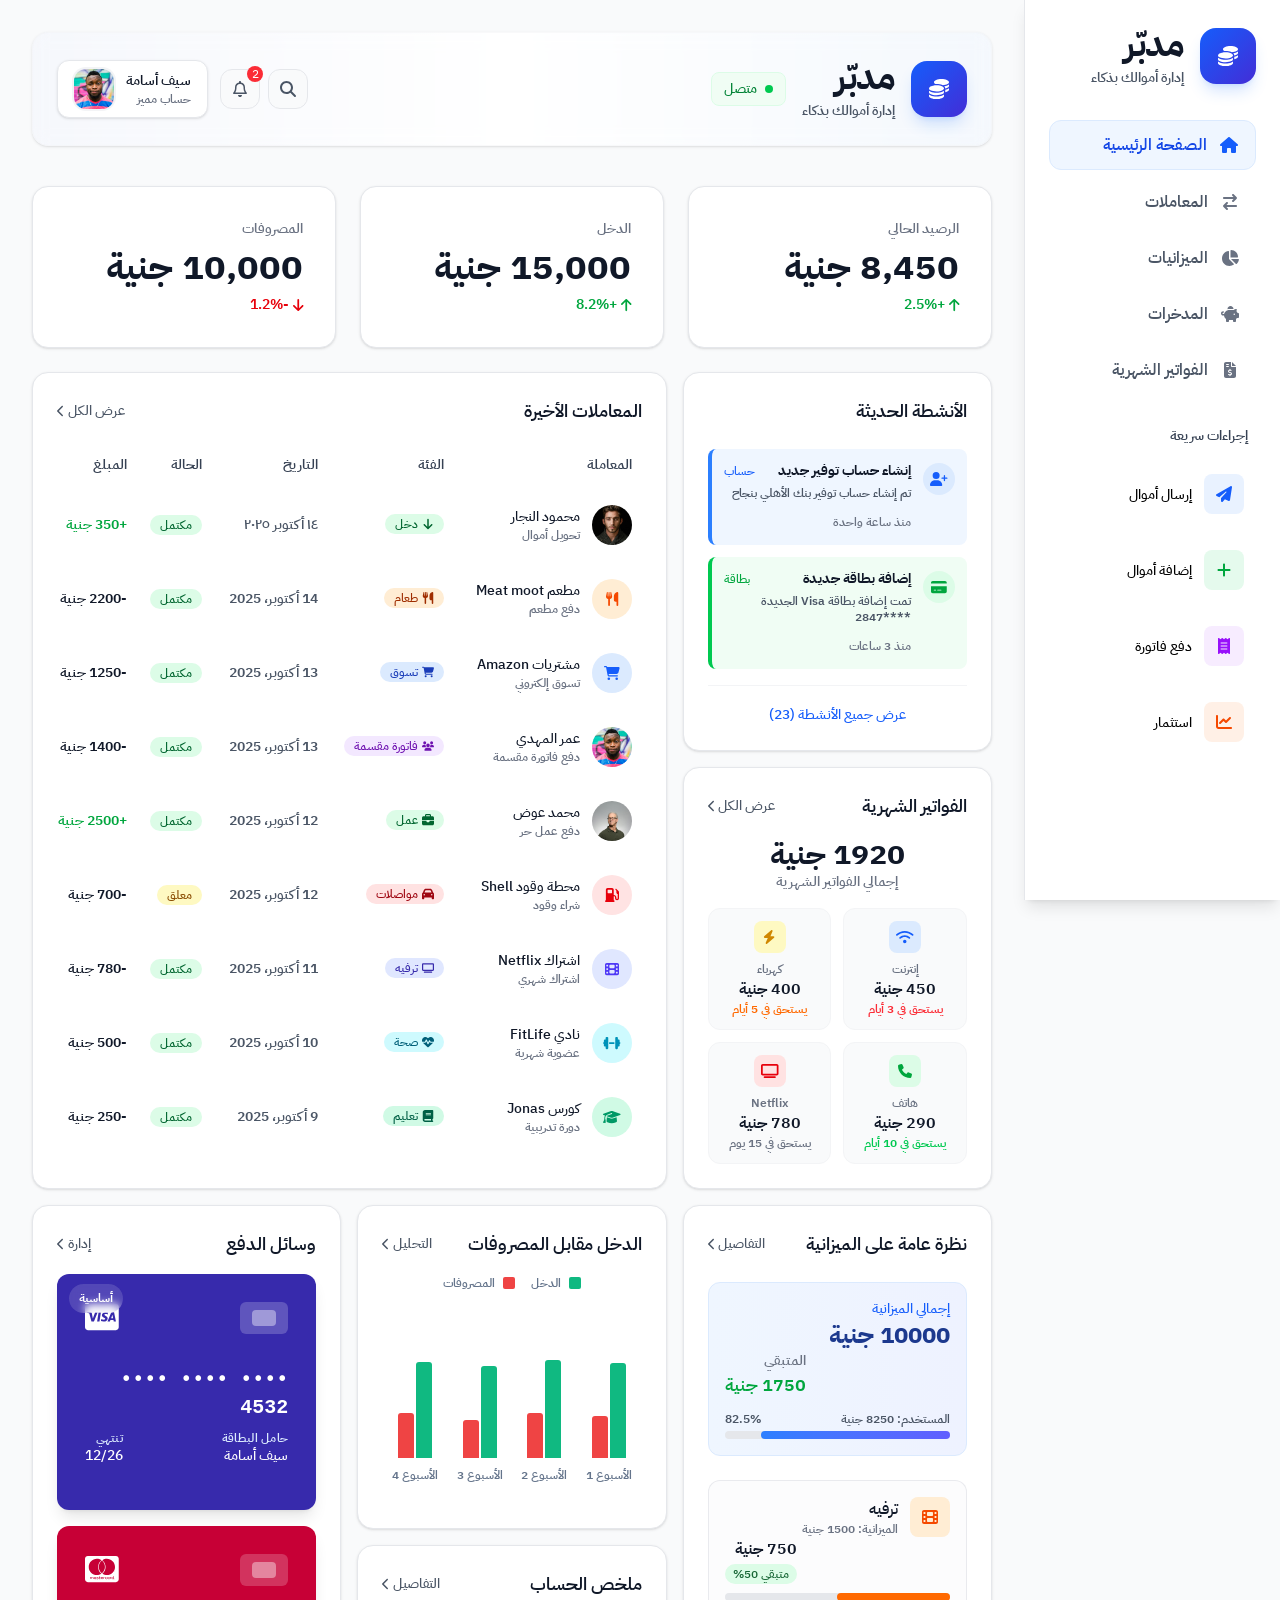
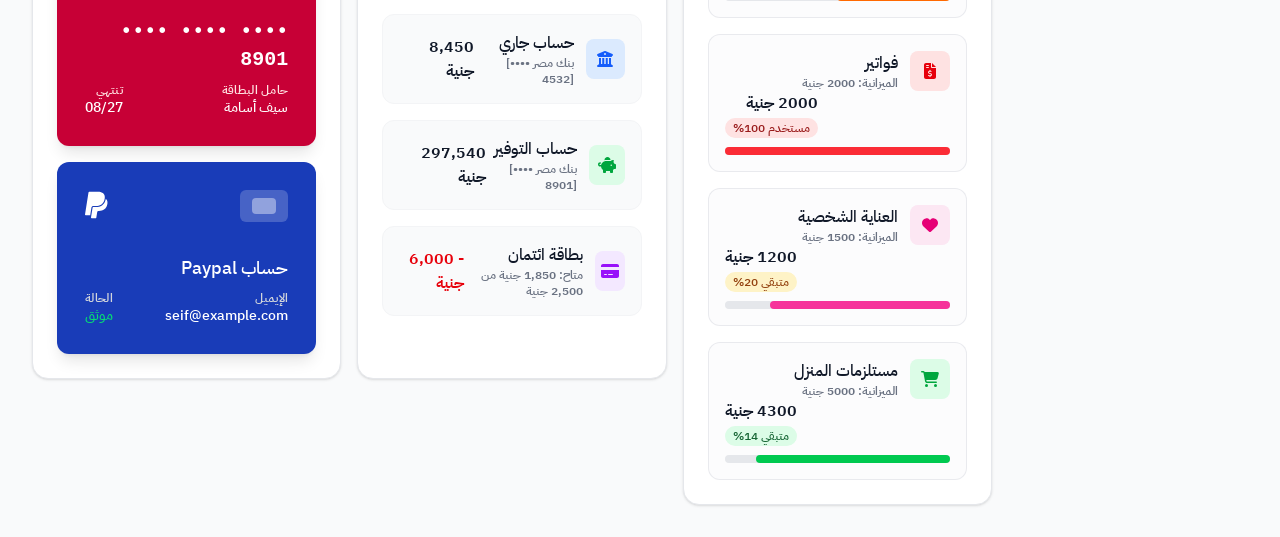
<file: docs/index.html>
<!doctype html>
<html
  class="fontawesome-i2svg-active fontawesome-i2svg-complete"
  lang="ar"
  dir="rtl"
>
  <head>
    <meta charset="UTF-8" />
    <meta name="viewport" content="width=device-width, initial-scale=1.0" />
    <title>مدبّر | إدارة أموالك بذكاء</title>
    <link rel="preconnect" href="https://fonts.googleapis.com" />
    <link rel="preconnect" href="https://fonts.gstatic.com" crossorigin />
    <link
      href="https://fonts.googleapis.com/css2?family=IBM+Plex+Sans+Arabic:wght@100;200;300;400;500;600;700&display=swap"
      rel="stylesheet"
    />
    <link
      rel="shortcut icon"
      href="./../images/favicon.png"
      type="image/x-icon"
    />
    <link rel="stylesheet" href="./../css/all.min.css" />
    <link rel="stylesheet" href="./../css/style.css" />
    <link rel="stylesheet" href="./../css/media.css" />
  </head>
  <body>
    <!-- sidebar -->

    <div class="dashboard flex">
      <div id="sidebar" class="sidebar flex flex-col md:w-16 xl:w-64 shadow-lg">
        <div class="p-6 md:p-3 xl:p-6">
          <div class="mb-8">
            <div class="logo flex gap-4 md:justify-center xl:justify-start">
              <div
                class="logo-icon w-14 h-14 md:w-10 md:h-10 xl:h-14 xl:w-14 flex shadow-lg"
              >
                <svg
                  class="svg-inline--fa fa-coins text-white text-xl md:text-base xl:text-xl"
                  aria-hidden="true"
                  focusable="false"
                  data-prefix="fas"
                  data-icon="coins"
                  role="img"
                  xmlns="http://www.w3.org/2000/svg"
                  viewBox="0 0 512 512"
                  data-fa-i2svg=""
                >
                  <path
                    fill="currentColor"
                    d="M512 80c0 18-14.3 34.6-38.4 48c-29.1 16.1-72.5 27.5-122.3 30.9c-3.7-1.8-7.4-3.5-11.3-5C300.6 137.4 248.2 128 192 128c-8.3 0-16.4 .2-24.5 .6l-1.1-.6C142.3 114.6 128 98 128 80c0-44.2 86-80 192-80S512 35.8 512 80zM160.7 161.1c10.2-.7 20.7-1.1 31.3-1.1c62.2 0 117.4 12.3 152.5 31.4C369.3 204.9 384 221.7 384 240c0 4-.7 7.9-2.1 11.7c-4.6 13.2-17 25.3-35 35.5c0 0 0 0 0 0c-.1 .1-.3 .1-.4 .2l0 0 0 0c-.3 .2-.6 .3-.9 .5c-35 19.4-90.8 32-153.6 32c-59.6 0-112.9-11.3-148.2-29.1c-1.9-.9-3.7-1.9-5.5-2.9C14.3 274.6 0 258 0 240c0-34.8 53.4-64.5 128-75.4c10.5-1.5 21.4-2.7 32.7-3.5zM416 240c0-21.9-10.6-39.9-24.1-53.4c28.3-4.4 54.2-11.4 76.2-20.5c16.3-6.8 31.5-15.2 43.9-25.5V176c0 19.3-16.5 37.1-43.8 50.9c-14.6 7.4-32.4 13.7-52.4 18.5c.1-1.8 .2-3.5 .2-5.3zm-32 96c0 18-14.3 34.6-38.4 48c-1.8 1-3.6 1.9-5.5 2.9C304.9 404.7 251.6 416 192 416c-62.8 0-118.6-12.6-153.6-32C14.3 370.6 0 354 0 336V300.6c12.5 10.3 27.6 18.7 43.9 25.5C83.4 342.6 135.8 352 192 352s108.6-9.4 148.1-25.9c7.8-3.2 15.3-6.9 22.4-10.9c6.1-3.4 11.8-7.2 17.2-11.2c1.5-1.1 2.9-2.3 4.3-3.4V304v5.7V336zm32 0V304 278.1c19-4.2 36.5-9.5 52.1-16c16.3-6.8 31.5-15.2 43.9-25.5V272c0 10.5-5 21-14.9 30.9c-16.3 16.3-45 29.7-81.3 38.4c.1-1.7 .2-3.5 .2-5.3zM192 448c56.2 0 108.6-9.4 148.1-25.9c16.3-6.8 31.5-15.2 43.9-25.5V432c0 44.2-86 80-192 80S0 476.2 0 432V396.6c12.5 10.3 27.6 18.7 43.9 25.5C83.4 438.6 135.8 448 192 448z"
                  ></path>
                </svg>
              </div>
              <div class="logo-text flex flex-col md:hidden xl:flex">
                <h1 class="text-4xl font-bold tracking-tight">مدبّر</h1>
                <p class="text-sm mt-1">إدارة أموالك بذكاء</p>
              </div>
            </div>
          </div>
          <div class="nav">
            <ul class="space-y-2">
              <li>
                <span
                  class="homepage-btn flex md:justify-center xl:justify-start gap-3 px-4 md:px-2 xl:px-4 py-3 font-semibold items-center justify-center"
                >
                  <svg
                    class="svg-inline--fa fa-house w-5 text-center home"
                    aria-hidden="true"
                    focusable="false"
                    data-prefix="fas"
                    data-icon="house"
                    role="img"
                    xmlns="http://www.w3.org/2000/svg"
                    viewBox="0 0 576 512"
                    data-fa-i2svg=""
                  >
                    <path
                      fill="currentColor"
                      d="M575.8 255.5c0 18-15 32.1-32 32.1h-32l.7 160.2c0 2.7-.2 5.4-.5 8.1V472c0 22.1-17.9 40-40 40H456c-1.1 0-2.2 0-3.3-.1c-1.4 .1-2.8 .1-4.2 .1H416 392c-22.1 0-40-17.9-40-40V448 384c0-17.7-14.3-32-32-32H256c-17.7 0-32 14.3-32 32v64 24c0 22.1-17.9 40-40 40H160 128.1c-1.5 0-3-.1-4.5-.2c-1.2 .1-2.4 .2-3.6 .2H104c-22.1 0-40-17.9-40-40V360c0-.9 0-1.9 .1-2.8V287.6H32c-18 0-32-14-32-32.1c0-9 3-17 10-24L266.4 8c7-7 15-8 22-8s15 2 21 7L564.8 231.5c8 7 12 15 11 24z"
                    ></path></svg
                  ><!-- <i class="fa-solid fa-house w-5 text-center text-blue-600"></i> Font Awesome fontawesome.com -->
                  <span class="block md:hidden xl:block">الصفحة الرئيسية</span>
                </span>
              </li>
              <li>
                <span
                  class="flex md:justify-center xl:justify-start gap-3 px-4 md:px-2 xl:px-4 py-3 font-semibold items-center justify-center"
                >
                  <svg
                    class="svg-inline--fa fa-arrow-right-arrow-left w-5 text-center text-gray-500"
                    aria-hidden="true"
                    focusable="false"
                    data-prefix="fas"
                    data-icon="arrow-right-arrow-left"
                    role="img"
                    xmlns="http://www.w3.org/2000/svg"
                    viewBox="0 0 448 512"
                    data-fa-i2svg=""
                  >
                    <path
                      fill="currentColor"
                      d="M438.6 150.6c12.5-12.5 12.5-32.8 0-45.3l-96-96c-12.5-12.5-32.8-12.5-45.3 0s-12.5 32.8 0 45.3L338.7 96 32 96C14.3 96 0 110.3 0 128s14.3 32 32 32l306.7 0-41.4 41.4c-12.5 12.5-12.5 32.8 0 45.3s32.8 12.5 45.3 0l96-96zm-333.3 352c12.5 12.5 32.8 12.5 45.3 0s12.5-32.8 0-45.3L109.3 416 416 416c17.7 0 32-14.3 32-32s-14.3-32-32-32l-306.7 0 41.4-41.4c12.5-12.5 12.5-32.8 0-45.3s-32.8-12.5-45.3 0l-96 96c-12.5 12.5-12.5 32.8 0 45.3l96 96z"
                    ></path></svg
                  ><!-- <i class="fa-solid fa-arrow-right-arrow-left w-5 text-center text-gray-500"></i> Font Awesome fontawesome.com -->
                  <span class="block md:hidden xl:block">المعاملات</span>
                </span>
              </li>
              <li>
                <span
                  class="flex md:justify-center xl:justify-start gap-3 px-4 md:px-2 xl:px-4 py-3 font-semibold items-center justify-center"
                >
                  <svg
                    class="svg-inline--fa fa-chart-pie w-5 text-center text-gray-500"
                    aria-hidden="true"
                    focusable="false"
                    data-prefix="fas"
                    data-icon="chart-pie"
                    role="img"
                    xmlns="http://www.w3.org/2000/svg"
                    viewBox="0 0 576 512"
                    data-fa-i2svg=""
                  >
                    <path
                      fill="currentColor"
                      d="M304 240V16.6c0-9 7-16.6 16-16.6C443.7 0 544 100.3 544 224c0 9-7.6 16-16.6 16H304zM32 272C32 150.7 122.1 50.3 239 34.3c9.2-1.3 17 6.1 17 15.4V288L412.5 444.5c6.7 6.7 6.2 17.7-1.5 23.1C371.8 495.6 323.8 512 272 512C139.5 512 32 404.6 32 272zm526.4 16c9.3 0 16.6 7.8 15.4 17c-7.7 55.9-34.6 105.6-73.9 142.3c-6 5.6-15.4 5.2-21.2-.7L320 288H558.4z"
                    ></path></svg
                  ><!-- <i class="fa-solid fa-chart-pie w-5 text-center text-gray-500"></i> Font Awesome fontawesome.com -->
                  <span class="block md:hidden xl:block">الميزانيات</span>
                </span>
              </li>
              <li>
                <span
                  class="flex md:justify-center xl:justify-start gap-3 px-4 md:px-2 xl:px-4 py-3 font-semibold items-center justify-center"
                >
                  <svg
                    class="svg-inline--fa fa-piggy-bank w-5 text-center text-gray-500"
                    aria-hidden="true"
                    focusable="false"
                    data-prefix="fas"
                    data-icon="piggy-bank"
                    role="img"
                    xmlns="http://www.w3.org/2000/svg"
                    viewBox="0 0 576 512"
                    data-fa-i2svg=""
                  >
                    <path
                      fill="currentColor"
                      d="M400 96l0 .7c-5.3-.4-10.6-.7-16-.7H256c-16.5 0-32.5 2.1-47.8 6c-.1-2-.2-4-.2-6c0-53 43-96 96-96s96 43 96 96zm-16 32c3.5 0 7 .1 10.4 .3c4.2 .3 8.4 .7 12.6 1.3C424.6 109.1 450.8 96 480 96h11.5c10.4 0 18 9.8 15.5 19.9l-13.8 55.2c15.8 14.8 28.7 32.8 37.5 52.9H544c17.7 0 32 14.3 32 32v96c0 17.7-14.3 32-32 32H512c-9.1 12.1-19.9 22.9-32 32v64c0 17.7-14.3 32-32 32H416c-17.7 0-32-14.3-32-32V448H256v32c0 17.7-14.3 32-32 32H192c-17.7 0-32-14.3-32-32V416c-34.9-26.2-58.7-66.3-63.2-112H68c-37.6 0-68-30.4-68-68s30.4-68 68-68h4c13.3 0 24 10.7 24 24s-10.7 24-24 24H68c-11 0-20 9-20 20s9 20 20 20H99.2c12.1-59.8 57.7-107.5 116.3-122.8c12.9-3.4 26.5-5.2 40.5-5.2H384zm64 136a24 24 0 1 0 -48 0 24 24 0 1 0 48 0z"
                    ></path></svg
                  ><!-- <i class="fa-solid fa-piggy-bank w-5 text-center text-gray-500"></i> Font Awesome fontawesome.com -->
                  <span class="block md:hidden xl:block">المدخرات</span>
                </span>
              </li>
              <li>
                <span
                  class="flex md:justify-center xl:justify-start gap-3 px-4 md:px-2 xl:px-4 py-3 font-semibold items-center justify-center"
                >
                  <svg
                    class="svg-inline--fa fa-file-invoice-dollar w-5 text-center text-gray-500"
                    aria-hidden="true"
                    focusable="false"
                    data-prefix="fas"
                    data-icon="file-invoice-dollar"
                    role="img"
                    xmlns="http://www.w3.org/2000/svg"
                    viewBox="0 0 384 512"
                    data-fa-i2svg=""
                  >
                    <path
                      fill="currentColor"
                      d="M64 0C28.7 0 0 28.7 0 64V448c0 35.3 28.7 64 64 64H320c35.3 0 64-28.7 64-64V160H256c-17.7 0-32-14.3-32-32V0H64zM256 0V128H384L256 0zM64 80c0-8.8 7.2-16 16-16h64c8.8 0 16 7.2 16 16s-7.2 16-16 16H80c-8.8 0-16-7.2-16-16zm0 64c0-8.8 7.2-16 16-16h64c8.8 0 16 7.2 16 16s-7.2 16-16 16H80c-8.8 0-16-7.2-16-16zm128 72c8.8 0 16 7.2 16 16v17.3c8.5 1.2 16.7 3.1 24.1 5.1c8.5 2.3 13.6 11 11.3 19.6s-11 13.6-19.6 11.3c-11.1-3-22-5.2-32.1-5.3c-8.4-.1-17.4 1.8-23.6 5.5c-5.7 3.4-8.1 7.3-8.1 12.8c0 3.7 1.3 6.5 7.3 10.1c6.9 4.1 16.6 7.1 29.2 10.9l.5 .1 0 0 0 0c11.3 3.4 25.3 7.6 36.3 14.6c12.1 7.6 22.4 19.7 22.7 38.2c.3 19.3-9.6 33.3-22.9 41.6c-7.7 4.8-16.4 7.6-25.1 9.1V440c0 8.8-7.2 16-16 16s-16-7.2-16-16V422.2c-11.2-2.1-21.7-5.7-30.9-8.9l0 0c-2.1-.7-4.2-1.4-6.2-2.1c-8.4-2.8-12.9-11.9-10.1-20.2s11.9-12.9 20.2-10.1c2.5 .8 4.8 1.6 7.1 2.4l0 0 0 0 0 0c13.6 4.6 24.6 8.4 36.3 8.7c9.1 .3 17.9-1.7 23.7-5.3c5.1-3.2 7.9-7.3 7.8-14c-.1-4.6-1.8-7.8-7.7-11.6c-6.8-4.3-16.5-7.4-29-11.2l-1.6-.5 0 0c-11-3.3-24.3-7.3-34.8-13.7c-12-7.2-22.6-18.9-22.7-37.3c-.1-19.4 10.8-32.8 23.8-40.5c7.5-4.4 15.8-7.2 24.1-8.7V232c0-8.8 7.2-16 16-16z"
                    ></path></svg
                  ><!-- <i class="fa-solid fa-file-invoice-dollar w-5 text-center text-gray-500"></i> Font Awesome fontawesome.com -->
                  <span class="block md:hidden xl:block">الفواتير الشهرية</span>
                </span>
              </li>
            </ul>
          </div>
          <div class="quick-actions mt-8">
            <h3
              class="text-sm font-semibold mb-4 px-2 block md:hidden xl:block"
            >
              إجراءات سريعة
            </h3>
            <div class="space-y-3">
              <button class="sidebar-action-btn w-full">
                <div
                  class="sidebar-action-icon icon1 bg-blue-500/10 group-hover:bg-blue-500/15"
                >
                  <svg
                    class="svg-inline--fa fa-paper-plane text-blue-600"
                    aria-hidden="true"
                    focusable="false"
                    data-prefix="fas"
                    data-icon="paper-plane"
                    role="img"
                    xmlns="http://www.w3.org/2000/svg"
                    viewBox="0 0 512 512"
                    data-fa-i2svg=""
                  >
                    <path
                      fill="currentColor"
                      d="M498.1 5.6c10.1 7 15.4 19.1 13.5 31.2l-64 416c-1.5 9.7-7.4 18.2-16 23s-18.9 5.4-28 1.6L284 427.7l-68.5 74.1c-8.9 9.7-22.9 12.9-35.2 8.1S160 493.2 160 480V396.4c0-4 1.5-7.8 4.2-10.7L331.8 202.8c5.8-6.3 5.6-16-.4-22s-15.7-6.4-22-.7L106 360.8 17.7 316.6C7.1 311.3 .3 300.7 0 288.9s5.9-22.8 16.1-28.7l448-256c10.7-6.1 23.9-5.5 34 1.4z"
                    ></path></svg
                  ><!-- <i class="fa-solid fa-paper-plane text-blue-600"></i> Font Awesome fontawesome.com -->
                </div>
                <span class="sidebar-action-label block md:hidden xl:block"
                  >إرسال أموال</span
                >
              </button>
              <button class="sidebar-action-btn w-full">
                <div
                  class="sidebar-action-icon icon2 bg-green-500/10 group-hover:bg-green-500/15"
                >
                  <svg
                    class="svg-inline--fa fa-plus text-green-600"
                    aria-hidden="true"
                    focusable="false"
                    data-prefix="fas"
                    data-icon="plus"
                    role="img"
                    xmlns="http://www.w3.org/2000/svg"
                    viewBox="0 0 448 512"
                    data-fa-i2svg=""
                  >
                    <path
                      fill="currentColor"
                      d="M256 80c0-17.7-14.3-32-32-32s-32 14.3-32 32V224H48c-17.7 0-32 14.3-32 32s14.3 32 32 32H192V432c0 17.7 14.3 32 32 32s32-14.3 32-32V288H400c17.7 0 32-14.3 32-32s-14.3-32-32-32H256V80z"
                    ></path></svg
                  ><!-- <i class="fa-solid fa-plus text-green-600"></i> Font Awesome fontawesome.com -->
                </div>
                <span class="sidebar-action-label block md:hidden xl:block"
                  >إضافة أموال</span
                >
              </button>
              <button class="sidebar-action-btn w-full">
                <div
                  class="sidebar-action-icon icon3 bg-purple-500/10 group-hover:bg-purple-500/15"
                >
                  <svg
                    class="svg-inline--fa fa-receipt text-purple-600"
                    aria-hidden="true"
                    focusable="false"
                    data-prefix="fas"
                    data-icon="receipt"
                    role="img"
                    xmlns="http://www.w3.org/2000/svg"
                    viewBox="0 0 384 512"
                    data-fa-i2svg=""
                  >
                    <path
                      fill="currentColor"
                      d="M14 2.2C22.5-1.7 32.5-.3 39.6 5.8L80 40.4 120.4 5.8c9-7.7 22.3-7.7 31.2 0L192 40.4 232.4 5.8c9-7.7 22.3-7.7 31.2 0L304 40.4 344.4 5.8c7.1-6.1 17.1-7.5 25.6-3.6s14 12.4 14 21.8V488c0 9.4-5.5 17.9-14 21.8s-18.5 2.5-25.6-3.6L304 471.6l-40.4 34.6c-9 7.7-22.3 7.7-31.2 0L192 471.6l-40.4 34.6c-9 7.7-22.3 7.7-31.2 0L80 471.6 39.6 506.2c-7.1 6.1-17.1 7.5-25.6 3.6S0 497.4 0 488V24C0 14.6 5.5 6.1 14 2.2zM96 144c-8.8 0-16 7.2-16 16s7.2 16 16 16H288c8.8 0 16-7.2 16-16s-7.2-16-16-16H96zM80 352c0 8.8 7.2 16 16 16H288c8.8 0 16-7.2 16-16s-7.2-16-16-16H96c-8.8 0-16 7.2-16 16zM96 240c-8.8 0-16 7.2-16 16s7.2 16 16 16H288c8.8 0 16-7.2 16-16s-7.2-16-16-16H96z"
                    ></path></svg
                  ><!-- <i class="fa-solid fa-receipt text-purple-600"></i> Font Awesome fontawesome.com -->
                </div>
                <span class="sidebar-action-label block md:hidden xl:block"
                  >دفع فاتورة</span
                >
              </button>
              <button class="sidebar-action-btn w-full">
                <div
                  class="sidebar-action-icon icon4 bg-orange-500/10 group-hover:bg-orange-500/15"
                >
                  <svg
                    class="svg-inline--fa fa-chart-line text-orange-600"
                    aria-hidden="true"
                    focusable="false"
                    data-prefix="fas"
                    data-icon="chart-line"
                    role="img"
                    xmlns="http://www.w3.org/2000/svg"
                    viewBox="0 0 512 512"
                    data-fa-i2svg=""
                  >
                    <path
                      fill="currentColor"
                      d="M64 64c0-17.7-14.3-32-32-32S0 46.3 0 64V400c0 44.2 35.8 80 80 80H480c17.7 0 32-14.3 32-32s-14.3-32-32-32H80c-8.8 0-16-7.2-16-16V64zm406.6 86.6c12.5-12.5 12.5-32.8 0-45.3s-32.8-12.5-45.3 0L320 210.7l-57.4-57.4c-12.5-12.5-32.8-12.5-45.3 0l-112 112c-12.5 12.5-12.5 32.8 0 45.3s32.8 12.5 45.3 0L240 221.3l57.4 57.4c12.5 12.5 32.8 12.5 45.3 0l128-128z"
                    ></path></svg
                  ><!-- <i class="fa-solid fa-chart-line text-orange-600"></i> Font Awesome fontawesome.com -->
                </div>
                <span class="sidebar-action-label block md:hidden xl:block"
                  >استثمار</span
                >
              </button>
            </div>
          </div>
        </div>
      </div>
      <!-- main content -->

      <div class="main flex-1 mr-0 md:mr-16 xl:mr-64 p-4 md:p-8">
        <header class="mb-6 md:mb-10">
          <div class="background"></div>
          <div
            class="header-content flex flex-col sm:flex-row justify-between items-start sm:items-center p-4 md:p-6 shadow-sm gap-4 sm:gap-0"
          >
            <div class="flex items-center gap-3 md:gap-4 w-full sm:w-auto">
              <div
                class="logo w-12 h-12 md:w-14 md:h-14 flex items-center justify-center shadow-lg shadow flex-shrink-0"
              >
                <svg
                  class="svg-inline--fa fa-coins text-white text-lg md:text-xl"
                  aria-hidden="true"
                  focusable="false"
                  data-prefix="fas"
                  data-icon="coins"
                  role="img"
                  xmlns="http://www.w3.org/2000/svg"
                  viewBox="0 0 512 512"
                  data-fa-i2svg=""
                >
                  <path
                    fill="currentColor"
                    d="M512 80c0 18-14.3 34.6-38.4 48c-29.1 16.1-72.5 27.5-122.3 30.9c-3.7-1.8-7.4-3.5-11.3-5C300.6 137.4 248.2 128 192 128c-8.3 0-16.4 .2-24.5 .6l-1.1-.6C142.3 114.6 128 98 128 80c0-44.2 86-80 192-80S512 35.8 512 80zM160.7 161.1c10.2-.7 20.7-1.1 31.3-1.1c62.2 0 117.4 12.3 152.5 31.4C369.3 204.9 384 221.7 384 240c0 4-.7 7.9-2.1 11.7c-4.6 13.2-17 25.3-35 35.5c0 0 0 0 0 0c-.1 .1-.3 .1-.4 .2l0 0 0 0c-.3 .2-.6 .3-.9 .5c-35 19.4-90.8 32-153.6 32c-59.6 0-112.9-11.3-148.2-29.1c-1.9-.9-3.7-1.9-5.5-2.9C14.3 274.6 0 258 0 240c0-34.8 53.4-64.5 128-75.4c10.5-1.5 21.4-2.7 32.7-3.5zM416 240c0-21.9-10.6-39.9-24.1-53.4c28.3-4.4 54.2-11.4 76.2-20.5c16.3-6.8 31.5-15.2 43.9-25.5V176c0 19.3-16.5 37.1-43.8 50.9c-14.6 7.4-32.4 13.7-52.4 18.5c.1-1.8 .2-3.5 .2-5.3zm-32 96c0 18-14.3 34.6-38.4 48c-1.8 1-3.6 1.9-5.5 2.9C304.9 404.7 251.6 416 192 416c-62.8 0-118.6-12.6-153.6-32C14.3 370.6 0 354 0 336V300.6c12.5 10.3 27.6 18.7 43.9 25.5C83.4 342.6 135.8 352 192 352s108.6-9.4 148.1-25.9c7.8-3.2 15.3-6.9 22.4-10.9c6.1-3.4 11.8-7.2 17.2-11.2c1.5-1.1 2.9-2.3 4.3-3.4V304v5.7V336zm32 0V304 278.1c19-4.2 36.5-9.5 52.1-16c16.3-6.8 31.5-15.2 43.9-25.5V272c0 10.5-5 21-14.9 30.9c-16.3 16.3-45 29.7-81.3 38.4c.1-1.7 .2-3.5 .2-5.3zM192 448c56.2 0 108.6-9.4 148.1-25.9c16.3-6.8 31.5-15.2 43.9-25.5V432c0 44.2-86 80-192 80S0 476.2 0 432V396.6c12.5 10.3 27.6 18.7 43.9 25.5C83.4 438.6 135.8 448 192 448z"
                  ></path></svg
                ><!-- <i class="fa-solid fa-coins text-white text-lg md:text-xl"></i> Font Awesome fontawesome.com -->
              </div>
              <div class="flex flex-col">
                <h1 class="text-2xl md:text-4xl font-bold tracking-tight">
                  مدبّر
                </h1>
                <p class="text-xs md:text-sm mt-1">إدارة أموالك بذكاء</p>
              </div>
              <div
                class="indicator hidden sm:flex items-center gap-2 px-2 md:px-3 py-1 md:py-1.5"
              >
                <div class="dot w-2 h-2"></div>
                <span class="text-xs md:text-sm font-medium">متصل</span>
              </div>
            </div>
            <div
              class="flex items-center gap-2 md:gap-3 w-full sm:w-auto justify-between sm:justify-end"
            >
              <div class="actions flex items-center gap-1 md:gap-2">
                <button
                  class="w-8 h-8 md:w-10 md:h-10 flex items-center justify-center"
                >
                  <svg
                    class="svg-inline--fa fa-magnifying-glass text-sm md:text-base"
                    aria-hidden="true"
                    focusable="false"
                    data-prefix="fas"
                    data-icon="magnifying-glass"
                    role="img"
                    xmlns="http://www.w3.org/2000/svg"
                    viewBox="0 0 512 512"
                    data-fa-i2svg=""
                  >
                    <path
                      fill="currentColor"
                      d="M416 208c0 45.9-14.9 88.3-40 122.7L502.6 457.4c12.5 12.5 12.5 32.8 0 45.3s-32.8 12.5-45.3 0L330.7 376c-34.4 25.2-76.8 40-122.7 40C93.1 416 0 322.9 0 208S93.1 0 208 0S416 93.1 416 208zM208 352a144 144 0 1 0 0-288 144 144 0 1 0 0 288z"
                    ></path>
                  </svg>
                </button>

                <button
                  class="notifications w-8 h-8 md:w-10 md:h-10 flex items-center justify-center"
                >
                  <svg
                    class="svg-inline--fa fa-bell text-sm md:text-base"
                    aria-hidden="true"
                    focusable="false"
                    data-prefix="far"
                    data-icon="bell"
                    role="img"
                    xmlns="http://www.w3.org/2000/svg"
                    viewBox="0 0 448 512"
                    data-fa-i2svg=""
                  >
                    <path
                      fill="currentColor"
                      d="M224 0c-17.7 0-32 14.3-32 32V49.9C119.5 61.4 64 124.2 64 200v33.4c0 45.4-15.5 89.5-43.8 124.9L5.3 377c-5.8 7.2-6.9 17.1-2.9 25.4S14.8 416 24 416H424c9.2 0 17.6-5.3 21.6-13.6s2.9-18.2-2.9-25.4l-14.9-18.6C399.5 322.9 384 278.8 384 233.4V200c0-75.8-55.5-138.6-128-150.1V32c0-17.7-14.3-32-32-32zm0 96h8c57.4 0 104 46.6 104 104v33.4c0 47.9 13.9 94.6 39.7 134.6H72.3C98.1 328 112 281.3 112 233.4V200c0-57.4 46.6-104 104-104h8zm64 352H224 160c0 17 6.7 33.3 18.7 45.3s28.3 18.7 45.3 18.7s33.3-6.7 45.3-18.7s18.7-28.3 18.7-45.3z"
                    ></path>
                  </svg>
                  <span
                    class="ping w-3 h-3 md:w-4 md:h-4 text-xs flex items-center justify-center"
                    >2</span
                  >
                </button>
              </div>
              <div
                class="profile flex items-center gap-2 md:gap-3 px-3 md:px-4 py-2 shadow-sm"
              >
                <div class="profile-text hidden sm:block">
                  <p class="profile-name text-xs md:text-sm font-semibold">
                    سيف أسامة
                  </p>
                  <p class="profile-rank text-xs hidden md:block">حساب مميز</p>
                </div>
                <img
                  class="w-8 h-8 md:w-10 md:h-10 shadow-sm"
                  src="./../images/avatar-1.jpg"
                  alt="user avatar"
                />
              </div>
            </div>
            <div
              class="status-indicator flex sm:hidden items-center gap-2 px-3 py-1.5 w-full justify-center"
            >
              <div class="dot w-2 h-2"></div>
              <span class="text-xs font-medium">متصل</span>
            </div>
          </div>
        </header>
        <div class="summary grid grid-cols-1 md:grid-cols-3 gap-6 mb-6">
          <div class="balance p-8 shadow-sm">
            <p class="text-sm title mb-2">الرصيد الحالي</p>
            <p class="text-3xl md:text-2xl lg:text-4xl font-bold amount">
              8,450 جنية
            </p>
            <div class="marker flex items-center mt-2">
              <svg
                class="svg-inline--fa fa-arrow-up text-sm ml-1"
                aria-hidden="true"
                focusable="false"
                data-prefix="fas"
                data-icon="arrow-up"
                role="img"
                xmlns="http://www.w3.org/2000/svg"
                viewBox="0 0 384 512"
                data-fa-i2svg=""
              >
                <path
                  fill="currentColor"
                  d="M214.6 41.4c-12.5-12.5-32.8-12.5-45.3 0l-160 160c-12.5 12.5-12.5 32.8 0 45.3s32.8 12.5 45.3 0L160 141.2V448c0 17.7 14.3 32 32 32s32-14.3 32-32V141.2L329.4 246.6c12.5 12.5 32.8 12.5 45.3 0s12.5-32.8 0-45.3l-160-160z"
                ></path></svg
              ><!-- <i class="fa-solid fa-arrow-up text-green-600 text-sm ml-1"></i> Font Awesome fontawesome.com -->
              <span class="text-sm">+2.5%</span>
            </div>
          </div>
          <div class="income p-8 shadow-sm">
            <p class="text-sm title mb-2">الدخل</p>
            <p class="text-3xl md:text-2xl lg:text-4xl font-bold amount">
              15,000 جنية
            </p>
            <div class="marker flex items-center mt-2">
              <svg
                class="svg-inline--fa fa-arrow-up text-sm ml-1"
                aria-hidden="true"
                focusable="false"
                data-prefix="fas"
                data-icon="arrow-up"
                role="img"
                xmlns="http://www.w3.org/2000/svg"
                viewBox="0 0 384 512"
                data-fa-i2svg=""
              >
                <path
                  fill="currentColor"
                  d="M214.6 41.4c-12.5-12.5-32.8-12.5-45.3 0l-160 160c-12.5 12.5-12.5 32.8 0 45.3s32.8 12.5 45.3 0L160 141.2V448c0 17.7 14.3 32 32 32s32-14.3 32-32V141.2L329.4 246.6c12.5 12.5 32.8 12.5 45.3 0s12.5-32.8 0-45.3l-160-160z"
                ></path></svg
              ><!-- <i class="fa-solid fa-arrow-up text-green-600 text-sm ml-1"></i> Font Awesome fontawesome.com -->
              <span class="text-sm">+8.2%</span>
            </div>
          </div>
          <div class="expenses p-8 shadow-sm">
            <p class="text-sm title mb-2">المصروفات</p>
            <p class="text-3xl md:text-2xl lg:text-4xl font-bold amount">
              10,000 جنية
            </p>
            <div class="marker flex items-center mt-2">
              <svg
                class="svg-inline--fa fa-arrow-down text-sm ml-1"
                aria-hidden="true"
                focusable="false"
                data-prefix="fas"
                data-icon="arrow-down"
                role="img"
                xmlns="http://www.w3.org/2000/svg"
                viewBox="0 0 384 512"
                data-fa-i2svg=""
              >
                <path
                  fill="currentColor"
                  d="M169.4 470.6c12.5 12.5 32.8 12.5 45.3 0l160-160c12.5-12.5 12.5-32.8 0-45.3s-32.8-12.5-45.3 0L224 370.8 224 64c0-17.7-14.3-32-32-32s-32 14.3-32 32l0 306.7L54.6 265.4c-12.5-12.5-32.8-12.5-45.3 0s-12.5 32.8 0 45.3l160 160z"
                ></path></svg
              ><!-- <i class="fa-solid fa-arrow-down text-red-600 text-sm ml-1"></i> Font Awesome fontawesome.com -->
              <span class="text-sm">-1.2%</span>
            </div>
          </div>
        </div>
        <div
          class="widgets grid grid-cols-1 md:grid-cols-2 xl:grid-cols-3 gap-4"
        >
          <div class="notifications-widget order-1 p-4 md:p-6 shadow-sm">
            <div class="title flex justify-between items-center mb-6">
              <h3 class="text-base md:text-lg font-semibold">
                الأنشطة الحديثة
              </h3>
            </div>
            <div class="space-y-3">
              <!-- Account Created -->
              <div class="acc-created flex items-start gap-3 p-3 rounded-lg">
                <div
                  class="acc-icon w-8 h-8 flex items-center justify-center flex-shrink-0 mt-0.5"
                >
                  <svg
                    class="svg-inline--fa fa-user-plus text-sm"
                    aria-hidden="true"
                    focusable="false"
                    data-prefix="fas"
                    data-icon="user-plus"
                    role="img"
                    xmlns="http://www.w3.org/2000/svg"
                    viewBox="0 0 640 512"
                    data-fa-i2svg=""
                  >
                    <path
                      fill="currentColor"
                      d="M96 128a128 128 0 1 1 256 0A128 128 0 1 1 96 128zM0 482.3C0 383.8 79.8 304 178.3 304h91.4C368.2 304 448 383.8 448 482.3c0 16.4-13.3 29.7-29.7 29.7H29.7C13.3 512 0 498.7 0 482.3zM504 312V248H440c-13.3 0-24-10.7-24-24s10.7-24 24-24h64V136c0-13.3 10.7-24 24-24s24 10.7 24 24v64h64c13.3 0 24 10.7 24 24s-10.7 24-24 24H552v64c0 13.3-10.7 24-24 24s-24-10.7-24-24z"
                    ></path>
                  </svg>
                </div>
                <div class="flex-1 min-w-0">
                  <div class="flex items-center justify-between mb-1">
                    <h4 class="text-sm font-bold">إنشاء حساب توفير جديد</h4>
                    <span class="acc text-xs font-medium">حساب</span>
                  </div>
                  <p class="text-xs mb-2">
                    تم إنشاء حساب توفير بنك الأهلي بنجاح
                  </p>
                  <span class="text-xs">منذ ساعة واحدة</span>
                </div>
              </div>

              <!-- Card Added -->
              <div class="card-added flex items-start gap-3 p-3">
                <div
                  class="card-icon w-8 h-8 flex items-center justify-center flex-shrink-0 mt-0.5"
                >
                  <svg
                    class="svg-inline--fa fa-credit-card text-sm"
                    aria-hidden="true"
                    focusable="false"
                    data-prefix="fas"
                    data-icon="credit-card"
                    role="img"
                    xmlns="http://www.w3.org/2000/svg"
                    viewBox="0 0 576 512"
                    data-fa-i2svg=""
                  >
                    <path
                      fill="currentColor"
                      d="M64 32C28.7 32 0 60.7 0 96v32H576V96c0-35.3-28.7-64-64-64H64zM576 224H0V416c0 35.3 28.7 64 64 64H512c35.3 0 64-28.7 64-64V224zM112 352h64c8.8 0 16 7.2 16 16s-7.2 16-16 16H112c-8.8 0-16-7.2-16-16s7.2-16 16-16zm112 16c0-8.8 7.2-16 16-16H368c8.8 0 16 7.2 16 16s-7.2 16-16 16H240c-8.8 0-16-7.2-16-16z"
                    ></path></svg
                  ><!-- <i class="fa-solid fa-credit-card text-green-600 text-sm"></i> Font Awesome fontawesome.com -->
                </div>
                <div class="flex-1 min-w-0">
                  <div class="flex items-center justify-between mb-1">
                    <h4 class="text-sm font-bold">إضافة بطاقة جديدة</h4>
                    <span class="card text-xs font-medium">بطاقة</span>
                  </div>
                  <p class="text-xs mb-2">
                    تمت إضافة بطاقة Visa الجديدة ****2847
                  </p>
                  <span class="text-xs">منذ 3 ساعات</span>
                </div>
              </div>
            </div>
            <div class="all-btn mt-4 pt-4">
              <button class="w-full text-center text-sm font-medium">
                عرض جميع الأنشطة (23)
              </button>
            </div>
          </div>
          <div
            class="transactions-widget order-2 md:order-3 xl:order-2 md:row-span-2 md:col-span-2 p-4 md:p-6 shadow-sm"
          >
            <div class="title flex justify-between items-center mb-4">
              <h3 class="text-base md:text-lg font-semibold">
                المعاملات الأخيرة
              </h3>
              <span class="text-xs md:text-sm font-medium"
                >عرض الكل
                <svg
                  class="svg-inline--fa fa-chevron-left text-xs"
                  aria-hidden="true"
                  focusable="false"
                  data-prefix="fas"
                  data-icon="chevron-left"
                  role="img"
                  xmlns="http://www.w3.org/2000/svg"
                  viewBox="0 0 320 512"
                  data-fa-i2svg=""
                >
                  <path
                    fill="currentColor"
                    d="M9.4 233.4c-12.5 12.5-12.5 32.8 0 45.3l192 192c12.5 12.5 32.8 12.5 45.3 0s12.5-32.8 0-45.3L77.3 256 246.6 86.6c12.5-12.5 12.5-32.8 0-45.3s-32.8-12.5-45.3 0l-192 192z"
                  ></path></svg
                ><!-- <i class="fa-solid fa-chevron-left text-xs"></i> Font Awesome fontawesome.com --></span
              >
            </div>
            <div class="table">
              <table class="w-full min-w-[600px] text-xs md:text-sm">
                <thead>
                  <tr class="">
                    <th class="py-3 px-2 font-semibold">المعاملة</th>
                    <th class="py-3 px-2 font-semibold">الفئة</th>
                    <th class="py-3 px-2 font-semibold">التاريخ</th>
                    <th class="py-3 px-2 font-semibold">الحالة</th>
                    <th class="py-3 px-2 font-semibold">المبلغ</th>
                  </tr>
                </thead>
                <tbody class="divide-y divide-gray-50">
                  <tr class="">
                    <td class="py-4 px-2">
                      <div class="flex items-center gap-3">
                        <img
                          src="./../images/avatar-2.jpg"
                          alt="Emma Richardson"
                          class="w-10 h-10"
                        />
                        <div>
                          <p class="font-medium name">محمود النجار</p>
                          <p class="text-xs type">تحويل أموال</p>
                        </div>
                      </div>
                    </td>
                    <td class="py-4 px-2">
                      <span
                        class="inline-flex items-center px-2.5 py-0.5 text-xs font-medium category category1"
                      >
                        <svg
                          class="svg-inline--fa fa-arrow-down w-3 h-3 ml-1"
                          aria-hidden="true"
                          focusable="false"
                          data-prefix="fas"
                          data-icon="arrow-down"
                          role="img"
                          xmlns="http://www.w3.org/2000/svg"
                          viewBox="0 0 384 512"
                          data-fa-i2svg=""
                        >
                          <path
                            fill="currentColor"
                            d="M169.4 470.6c12.5 12.5 32.8 12.5 45.3 0l160-160c12.5-12.5 12.5-32.8 0-45.3s-32.8-12.5-45.3 0L224 370.8 224 64c0-17.7-14.3-32-32-32s-32 14.3-32 32l0 306.7L54.6 265.4c-12.5-12.5-32.8-12.5-45.3 0s-12.5 32.8 0 45.3l160 160z"
                          ></path></svg
                        ><!-- <i class="fa-solid fa-arrow-down w-3 h-3 ml-1"></i> Font Awesome fontawesome.com -->
                        دخل
                      </span>
                    </td>
                    <td class="py-4 px-2 date">١٤ أكتوبر ٢٠٢٥</td>
                    <td class="py-4 px-2">
                      <span
                        class="inline-flex items-center px-2.5 py-0.5 text-xs font-medium status completed"
                      >
                        مكتمل
                      </span>
                    </td>
                    <td
                      class="py-4 px-2 text-right font-semibold amount-positive"
                    >
                      +350 جنية
                    </td>
                  </tr>
                  <tr class="">
                    <td class="py-4 px-2">
                      <div class="flex items-center gap-3">
                        <div
                          class="w-10 h-10 flex items-center justify-center transaction-icon transaction-icon1"
                        >
                          <svg
                            class="svg-inline--fa fa-utensils"
                            aria-hidden="true"
                            focusable="false"
                            data-prefix="fas"
                            data-icon="utensils"
                            role="img"
                            xmlns="http://www.w3.org/2000/svg"
                            viewBox="0 0 448 512"
                            data-fa-i2svg=""
                          >
                            <path
                              fill="currentColor"
                              d="M416 0C400 0 288 32 288 176V288c0 35.3 28.7 64 64 64h32V480c0 17.7 14.3 32 32 32s32-14.3 32-32V352 240 32c0-17.7-14.3-32-32-32zM64 16C64 7.8 57.9 1 49.7 .1S34.2 4.6 32.4 12.5L2.1 148.8C.7 155.1 0 161.5 0 167.9c0 45.9 35.1 83.6 80 87.7V480c0 17.7 14.3 32 32 32s32-14.3 32-32V255.6c44.9-4.1 80-41.8 80-87.7c0-6.4-.7-12.8-2.1-19.1L191.6 12.5c-1.8-8-9.3-13.3-17.4-12.4S160 7.8 160 16V150.2c0 5.4-4.4 9.8-9.8 9.8c-5.1 0-9.3-3.9-9.8-9L127.9 14.6C127.2 6.3 120.3 0 112 0s-15.2 6.3-15.9 14.6L83.7 151c-.5 5.1-4.7 9-9.8 9c-5.4 0-9.8-4.4-9.8-9.8V16zm48.3 152l-.3 0-.3 0 .3-.7 .3 .7z"
                            ></path></svg
                          ><!-- <i class="fa-solid fa-utensils text-orange-600"></i> Font Awesome fontawesome.com -->
                        </div>
                        <div>
                          <p class="font-medium name">مطعم Meat moot</p>
                          <p class="text-xs type">دفع مطعم</p>
                        </div>
                      </div>
                    </td>
                    <td class="py-4 px-2">
                      <span
                        class="inline-flex items-center px-2.5 py-0.5 text-xs font-medium category category2"
                      >
                        <svg
                          class="svg-inline--fa fa-utensils w-3 h-3 ml-1"
                          aria-hidden="true"
                          focusable="false"
                          data-prefix="fas"
                          data-icon="utensils"
                          role="img"
                          xmlns="http://www.w3.org/2000/svg"
                          viewBox="0 0 448 512"
                          data-fa-i2svg=""
                        >
                          <path
                            fill="currentColor"
                            d="M416 0C400 0 288 32 288 176V288c0 35.3 28.7 64 64 64h32V480c0 17.7 14.3 32 32 32s32-14.3 32-32V352 240 32c0-17.7-14.3-32-32-32zM64 16C64 7.8 57.9 1 49.7 .1S34.2 4.6 32.4 12.5L2.1 148.8C.7 155.1 0 161.5 0 167.9c0 45.9 35.1 83.6 80 87.7V480c0 17.7 14.3 32 32 32s32-14.3 32-32V255.6c44.9-4.1 80-41.8 80-87.7c0-6.4-.7-12.8-2.1-19.1L191.6 12.5c-1.8-8-9.3-13.3-17.4-12.4S160 7.8 160 16V150.2c0 5.4-4.4 9.8-9.8 9.8c-5.1 0-9.3-3.9-9.8-9L127.9 14.6C127.2 6.3 120.3 0 112 0s-15.2 6.3-15.9 14.6L83.7 151c-.5 5.1-4.7 9-9.8 9c-5.4 0-9.8-4.4-9.8-9.8V16zm48.3 152l-.3 0-.3 0 .3-.7 .3 .7z"
                          ></path></svg
                        ><!-- <i class="fa-solid fa-utensils w-3 h-3 ml-1"></i> Font Awesome fontawesome.com -->
                        طعام
                      </span>
                    </td>
                    <td class="py-4 px-2 date">14 أكتوبر، 2025</td>
                    <td class="py-4 px-2">
                      <span
                        class="inline-flex items-center px-2.5 py-0.5 text-xs font-medium status completed"
                      >
                        مكتمل
                      </span>
                    </td>
                    <td
                      class="py-4 px-2 text-right font-semibold amount-negative"
                    >
                      -2200 جنية
                    </td>
                  </tr>
                  <tr class="">
                    <td class="py-4 px-2">
                      <div class="flex items-center gap-3">
                        <div
                          class="w-10 h-10 flex items-center justify-center transaction-icon transaction-icon2"
                        >
                          <svg
                            class="svg-inline--fa fa-cart-shopping"
                            aria-hidden="true"
                            focusable="false"
                            data-prefix="fas"
                            data-icon="cart-shopping"
                            role="img"
                            xmlns="http://www.w3.org/2000/svg"
                            viewBox="0 0 576 512"
                            data-fa-i2svg=""
                          >
                            <path
                              fill="currentColor"
                              d="M0 24C0 10.7 10.7 0 24 0H69.5c22 0 41.5 12.8 50.6 32h411c26.3 0 45.5 25 38.6 50.4l-41 152.3c-8.5 31.4-37 53.3-69.5 53.3H170.7l5.4 28.5c2.2 11.3 12.1 19.5 23.6 19.5H488c13.3 0 24 10.7 24 24s-10.7 24-24 24H199.7c-34.6 0-64.3-24.6-70.7-58.5L77.4 54.5c-.7-3.8-4-6.5-7.9-6.5H24C10.7 48 0 37.3 0 24zM128 464a48 48 0 1 1 96 0 48 48 0 1 1 -96 0zm336-48a48 48 0 1 1 0 96 48 48 0 1 1 0-96z"
                            ></path></svg
                          ><!-- <i class="fa-solid fa-shopping-cart text-blue-600"></i> Font Awesome fontawesome.com -->
                        </div>
                        <div>
                          <p class="font-medium name">مشتريات Amazon</p>
                          <p class="text-xs type">تسوق إلكتروني</p>
                        </div>
                      </div>
                    </td>
                    <td class="py-4 px-2">
                      <span
                        class="inline-flex items-center px-2.5 py-0.5 text-xs font-medium category category3"
                      >
                        <svg
                          class="svg-inline--fa fa-cart-shopping w-3 h-3 ml-1"
                          aria-hidden="true"
                          focusable="false"
                          data-prefix="fas"
                          data-icon="cart-shopping"
                          role="img"
                          xmlns="http://www.w3.org/2000/svg"
                          viewBox="0 0 576 512"
                          data-fa-i2svg=""
                        >
                          <path
                            fill="currentColor"
                            d="M0 24C0 10.7 10.7 0 24 0H69.5c22 0 41.5 12.8 50.6 32h411c26.3 0 45.5 25 38.6 50.4l-41 152.3c-8.5 31.4-37 53.3-69.5 53.3H170.7l5.4 28.5c2.2 11.3 12.1 19.5 23.6 19.5H488c13.3 0 24 10.7 24 24s-10.7 24-24 24H199.7c-34.6 0-64.3-24.6-70.7-58.5L77.4 54.5c-.7-3.8-4-6.5-7.9-6.5H24C10.7 48 0 37.3 0 24zM128 464a48 48 0 1 1 96 0 48 48 0 1 1 -96 0zm336-48a48 48 0 1 1 0 96 48 48 0 1 1 0-96z"
                          ></path></svg
                        ><!-- <i class="fa-solid fa-shopping-cart w-3 h-3 ml-1"></i> Font Awesome fontawesome.com -->
                        تسوق
                      </span>
                    </td>
                    <td class="py-4 px-2 date">13 أكتوبر، 2025</td>
                    <td class="py-4 px-2">
                      <span
                        class="inline-flex items-center px-2.5 py-0.5 text-xs font-medium status completed"
                      >
                        مكتمل
                      </span>
                    </td>
                    <td class="py-4 px-2 font-semibold amount-negative">
                      -1250 جنية
                    </td>
                  </tr>
                  <tr class="">
                    <td class="py-4 px-2">
                      <div class="flex items-center gap-3">
                        <img
                          src="./../images/avatar-1.jpg"
                          alt="Daniel Carter"
                          class="w-10 h-10"
                        />
                        <div>
                          <p class="font-medium name">عمر المهدي</p>
                          <p class="text-xs type">دفع فاتورة مقسمة</p>
                        </div>
                      </div>
                    </td>
                    <td class="py-4 px-2">
                      <span
                        class="inline-flex items-center px-2.5 py-0.5 text-xs font-medium category category4"
                      >
                        <svg
                          class="svg-inline--fa fa-users w-3 h-3 ml-1"
                          aria-hidden="true"
                          focusable="false"
                          data-prefix="fas"
                          data-icon="users"
                          role="img"
                          xmlns="http://www.w3.org/2000/svg"
                          viewBox="0 0 640 512"
                          data-fa-i2svg=""
                        >
                          <path
                            fill="currentColor"
                            d="M144 0a80 80 0 1 1 0 160A80 80 0 1 1 144 0zM512 0a80 80 0 1 1 0 160A80 80 0 1 1 512 0zM0 298.7C0 239.8 47.8 192 106.7 192h42.7c15.9 0 31 3.5 44.6 9.7c-1.3 7.2-1.9 14.7-1.9 22.3c0 38.2 16.8 72.5 43.3 96c-.2 0-.4 0-.7 0H21.3C9.6 320 0 310.4 0 298.7zM405.3 320c-.2 0-.4 0-.7 0c26.6-23.5 43.3-57.8 43.3-96c0-7.6-.7-15-1.9-22.3c13.6-6.3 28.7-9.7 44.6-9.7h42.7C592.2 192 640 239.8 640 298.7c0 11.8-9.6 21.3-21.3 21.3H405.3zM224 224a96 96 0 1 1 192 0 96 96 0 1 1 -192 0zM128 485.3C128 411.7 187.7 352 261.3 352H378.7C452.3 352 512 411.7 512 485.3c0 14.7-11.9 26.7-26.7 26.7H154.7c-14.7 0-26.7-11.9-26.7-26.7z"
                          ></path></svg
                        ><!-- <i class="fa-solid fa-users w-3 h-3 ml-1"></i> Font Awesome fontawesome.com -->
                        فاتورة مقسمة
                      </span>
                    </td>
                    <td class="py-4 px-2 date">13 أكتوبر، 2025</td>
                    <td class="py-4 px-2">
                      <span
                        class="inline-flex items-center px-2.5 py-0.5 text-xs font-medium status completed"
                      >
                        مكتمل
                      </span>
                    </td>
                    <td class="py-4 px-2 font-semibold amount-negative">
                      -1400 جنية
                    </td>
                  </tr>
                  <tr class="">
                    <td class="py-4 px-2">
                      <div class="flex items-center gap-3">
                        <img
                          src="./../images/avatar-3.jpg"
                          alt="Sun Park"
                          class="w-10 h-10"
                        />
                        <div>
                          <p class="font-medium name">محمد عوض</p>
                          <p class="text-xs type">دفع عمل حر</p>
                        </div>
                      </div>
                    </td>
                    <td class="py-4 px-2">
                      <span
                        class="inline-flex items-center px-2.5 py-0.5 text-xs font-medium category category5"
                      >
                        <svg
                          class="svg-inline--fa fa-briefcase w-3 h-3 ml-1"
                          aria-hidden="true"
                          focusable="false"
                          data-prefix="fas"
                          data-icon="briefcase"
                          role="img"
                          xmlns="http://www.w3.org/2000/svg"
                          viewBox="0 0 512 512"
                          data-fa-i2svg=""
                        >
                          <path
                            fill="currentColor"
                            d="M184 48H328c4.4 0 8 3.6 8 8V96H176V56c0-4.4 3.6-8 8-8zm-56 8V96H64C28.7 96 0 124.7 0 160v96H192 320 512V160c0-35.3-28.7-64-64-64H384V56c0-30.9-25.1-56-56-56H184c-30.9 0-56 25.1-56 56zM512 288H320v32c0 17.7-14.3 32-32 32H224c-17.7 0-32-14.3-32-32V288H0V416c0 35.3 28.7 64 64 64H448c35.3 0 64-28.7 64-64V288z"
                          ></path></svg
                        ><!-- <i class="fa-solid fa-briefcase w-3 h-3 ml-1"></i> Font Awesome fontawesome.com -->
                        عمل
                      </span>
                    </td>
                    <td class="py-4 px-2 date">12 أكتوبر، 2025</td>
                    <td class="py-4 px-2">
                      <span
                        class="inline-flex items-center px-2.5 py-0.5 text-xs font-medium status completed"
                      >
                        مكتمل
                      </span>
                    </td>
                    <td
                      class="py-4 px-2 text-right font-semibold amount-positive"
                    >
                      +2500 جنية
                    </td>
                  </tr>
                  <tr class="">
                    <td class="py-4 px-2">
                      <div class="flex items-center gap-3">
                        <div
                          class="w-10 h-10 flex items-center justify-center transaction-icon transaction-icon3"
                        >
                          <svg
                            class="svg-inline--fa fa-gas-pump"
                            aria-hidden="true"
                            focusable="false"
                            data-prefix="fas"
                            data-icon="gas-pump"
                            role="img"
                            xmlns="http://www.w3.org/2000/svg"
                            viewBox="0 0 512 512"
                            data-fa-i2svg=""
                          >
                            <path
                              fill="currentColor"
                              d="M32 64C32 28.7 60.7 0 96 0H256c35.3 0 64 28.7 64 64V256h8c48.6 0 88 39.4 88 88v32c0 13.3 10.7 24 24 24s24-10.7 24-24V222c-27.6-7.1-48-32.2-48-62V96L384 64c-8.8-8.8-8.8-23.2 0-32s23.2-8.8 32 0l77.3 77.3c12 12 18.7 28.3 18.7 45.3V168v24 32V376c0 39.8-32.2 72-72 72s-72-32.2-72-72V344c0-22.1-17.9-40-40-40h-8V448c17.7 0 32 14.3 32 32s-14.3 32-32 32H32c-17.7 0-32-14.3-32-32s14.3-32 32-32V64zM96 80v96c0 8.8 7.2 16 16 16H240c8.8 0 16-7.2 16-16V80c0-8.8-7.2-16-16-16H112c-8.8 0-16 7.2-16 16z"
                            ></path></svg
                          ><!-- <i class="fa-solid fa-gas-pump text-red-600"></i> Font Awesome fontawesome.com -->
                        </div>
                        <div>
                          <p class="font-medium name">محطة وقود Shell</p>
                          <p class="text-xs type">شراء وقود</p>
                        </div>
                      </div>
                    </td>
                    <td class="py-4 px-2">
                      <span
                        class="inline-flex items-center px-2.5 py-0.5 text-xs font-medium category category6"
                      >
                        <svg
                          class="svg-inline--fa fa-car w-3 h-3 ml-1"
                          aria-hidden="true"
                          focusable="false"
                          data-prefix="fas"
                          data-icon="car"
                          role="img"
                          xmlns="http://www.w3.org/2000/svg"
                          viewBox="0 0 512 512"
                          data-fa-i2svg=""
                        >
                          <path
                            fill="currentColor"
                            d="M135.2 117.4L109.1 192H402.9l-26.1-74.6C372.3 104.6 360.2 96 346.6 96H165.4c-13.6 0-25.7 8.6-30.2 21.4zM39.6 196.8L74.8 96.3C88.3 57.8 124.6 32 165.4 32H346.6c40.8 0 77.1 25.8 90.6 64.3l35.2 100.5c23.2 9.6 39.6 32.5 39.6 59.2V400v48c0 17.7-14.3 32-32 32H448c-17.7 0-32-14.3-32-32V400H96v48c0 17.7-14.3 32-32 32H32c-17.7 0-32-14.3-32-32V400 256c0-26.7 16.4-49.6 39.6-59.2zM128 288a32 32 0 1 0 -64 0 32 32 0 1 0 64 0zm288 32a32 32 0 1 0 0-64 32 32 0 1 0 0 64z"
                          ></path></svg
                        ><!-- <i class="fa-solid fa-car w-3 h-3 ml-1"></i> Font Awesome fontawesome.com -->
                        مواصلات
                      </span>
                    </td>
                    <td class="py-4 px-2 date">12 أكتوبر، 2025</td>
                    <td class="py-4 px-2">
                      <span
                        class="inline-flex items-center px-2.5 py-0.5 text-xs font-medium status on-hold"
                      >
                        معلق
                      </span>
                    </td>
                    <td
                      class="py-4 px-2 text-right font-semibold amount-negative"
                    >
                      -700 جنية
                    </td>
                  </tr>
                  <tr class="">
                    <td class="py-4 px-2">
                      <div class="flex items-center gap-3">
                        <div
                          class="w-10 h-10 flex items-center justify-center transaction-icon transaction-icon4"
                        >
                          <svg
                            class="svg-inline--fa fa-film"
                            aria-hidden="true"
                            focusable="false"
                            data-prefix="fas"
                            data-icon="film"
                            role="img"
                            xmlns="http://www.w3.org/2000/svg"
                            viewBox="0 0 512 512"
                            data-fa-i2svg=""
                          >
                            <path
                              fill="currentColor"
                              d="M0 96C0 60.7 28.7 32 64 32H448c35.3 0 64 28.7 64 64V416c0 35.3-28.7 64-64 64H64c-35.3 0-64-28.7-64-64V96zM48 368v32c0 8.8 7.2 16 16 16H96c8.8 0 16-7.2 16-16V368c0-8.8-7.2-16-16-16H64c-8.8 0-16 7.2-16 16zm368-16c-8.8 0-16 7.2-16 16v32c0 8.8 7.2 16 16 16h32c8.8 0 16-7.2 16-16V368c0-8.8-7.2-16-16-16H416zM48 240v32c0 8.8 7.2 16 16 16H96c8.8 0 16-7.2 16-16V240c0-8.8-7.2-16-16-16H64c-8.8 0-16 7.2-16 16zm368-16c-8.8 0-16 7.2-16 16v32c0 8.8 7.2 16 16 16h32c8.8 0 16-7.2 16-16V240c0-8.8-7.2-16-16-16H416zM48 112v32c0 8.8 7.2 16 16 16H96c8.8 0 16-7.2 16-16V112c0-8.8-7.2-16-16-16H64c-8.8 0-16 7.2-16 16zM416 96c-8.8 0-16 7.2-16 16v32c0 8.8 7.2 16 16 16h32c8.8 0 16-7.2 16-16V112c0-8.8-7.2-16-16-16H416zM160 128v64c0 17.7 14.3 32 32 32H320c17.7 0 32-14.3 32-32V128c0-17.7-14.3-32-32-32H192c-17.7 0-32 14.3-32 32zm32 160c-17.7 0-32 14.3-32 32v64c0 17.7 14.3 32 32 32H320c17.7 0 32-14.3 32-32V320c0-17.7-14.3-32-32-32H192z"
                            ></path></svg
                          ><!-- <i class="fa-solid fa-film text-indigo-600"></i> Font Awesome fontawesome.com -->
                        </div>
                        <div>
                          <p class="font-medium name">اشتراك Netflix</p>
                          <p class="text-xs type">اشتراك شهري</p>
                        </div>
                      </div>
                    </td>
                    <td class="py-4 px-2">
                      <span
                        class="inline-flex items-center px-2.5 py-0.5 text-xs font-medium category category7"
                      >
                        <svg
                          class="svg-inline--fa fa-tv w-3 h-3 ml-1"
                          aria-hidden="true"
                          focusable="false"
                          data-prefix="fas"
                          data-icon="tv"
                          role="img"
                          xmlns="http://www.w3.org/2000/svg"
                          viewBox="0 0 640 512"
                          data-fa-i2svg=""
                        >
                          <path
                            fill="currentColor"
                            d="M64 64V352H576V64H64zM0 64C0 28.7 28.7 0 64 0H576c35.3 0 64 28.7 64 64V352c0 35.3-28.7 64-64 64H64c-35.3 0-64-28.7-64-64V64zM128 448H512c17.7 0 32 14.3 32 32s-14.3 32-32 32H128c-17.7 0-32-14.3-32-32s14.3-32 32-32z"
                          ></path></svg
                        ><!-- <i class="fa-solid fa-tv w-3 h-3 ml-1"></i> Font Awesome fontawesome.com -->
                        ترفيه
                      </span>
                    </td>
                    <td class="py-4 px-2 date">11 أكتوبر، 2025</td>
                    <td class="py-4 px-2">
                      <span
                        class="inline-flex items-center px-2.5 py-0.5 text-xs font-medium status completed"
                      >
                        مكتمل
                      </span>
                    </td>
                    <td
                      class="py-4 px-2 text-right font-semibold amount-negative"
                    >
                      -780 جنية
                    </td>
                  </tr>
                  <tr>
                    <td class="py-4 px-2">
                      <div class="flex items-center gap-3">
                        <div
                          class="w-10 h-10 flex items-center justify-center transaction-icon transaction-icon5"
                        >
                          <svg
                            class="svg-inline--fa fa-dumbbell"
                            aria-hidden="true"
                            focusable="false"
                            data-prefix="fas"
                            data-icon="dumbbell"
                            role="img"
                            xmlns="http://www.w3.org/2000/svg"
                            viewBox="0 0 640 512"
                            data-fa-i2svg=""
                          >
                            <path
                              fill="currentColor"
                              d="M96 64c0-17.7 14.3-32 32-32h32c17.7 0 32 14.3 32 32V224v64V448c0 17.7-14.3 32-32 32H128c-17.7 0-32-14.3-32-32V384H64c-17.7 0-32-14.3-32-32V288c-17.7 0-32-14.3-32-32s14.3-32 32-32V160c0-17.7 14.3-32 32-32H96V64zm448 0v64h32c17.7 0 32 14.3 32 32v64c17.7 0 32 14.3 32 32s-14.3 32-32 32v64c0 17.7-14.3 32-32 32H544v64c0 17.7-14.3 32-32 32H480c-17.7 0-32-14.3-32-32V288 224 64c0-17.7 14.3-32 32-32h32c17.7 0 32 14.3 32 32zM416 224v64H224V224H416z"
                            ></path></svg
                          ><!-- <i class="fa-solid fa-dumbbell text-cyan-600"></i> Font Awesome fontawesome.com -->
                        </div>
                        <div>
                          <p class="font-medium name">نادي FitLife</p>
                          <p class="text-xs type">عضوية شهرية</p>
                        </div>
                      </div>
                    </td>
                    <td class="py-4 px-2">
                      <span
                        class="inline-flex items-center px-2.5 py-0.5 text-xs font-medium category category8"
                      >
                        <svg
                          class="svg-inline--fa fa-heart-pulse w-3 h-3 ml-1"
                          aria-hidden="true"
                          focusable="false"
                          data-prefix="fas"
                          data-icon="heart-pulse"
                          role="img"
                          xmlns="http://www.w3.org/2000/svg"
                          viewBox="0 0 512 512"
                          data-fa-i2svg=""
                        >
                          <path
                            fill="currentColor"
                            d="M228.3 469.1L47.6 300.4c-4.2-3.9-8.2-8.1-11.9-12.4h87c22.6 0 43-13.6 51.7-34.5l10.5-25.2 49.3 109.5c3.8 8.5 12.1 14 21.4 14.1s17.8-5 22-13.3L320 253.7l1.7 3.4c9.5 19 28.9 31 50.1 31H476.3c-3.7 4.3-7.7 8.5-11.9 12.4L283.7 469.1c-7.5 7-17.4 10.9-27.7 10.9s-20.2-3.9-27.7-10.9zM503.7 240h-132c-3 0-5.8-1.7-7.2-4.4l-23.2-46.3c-4.1-8.1-12.4-13.3-21.5-13.3s-17.4 5.1-21.5 13.3l-41.4 82.8L205.9 158.2c-3.9-8.7-12.7-14.3-22.2-14.1s-18.1 5.9-21.8 14.8l-31.8 76.3c-1.2 3-4.2 4.9-7.4 4.9H16c-2.6 0-5 .4-7.3 1.1C3 225.2 0 208.2 0 190.9v-5.8c0-69.9 50.5-129.5 119.4-141C165 36.5 211.4 51.4 244 84l12 12 12-12c32.6-32.6 79-47.5 124.6-39.9C461.5 55.6 512 115.2 512 185.1v5.8c0 16.9-2.8 33.5-8.3 49.1z"
                          ></path></svg
                        ><!-- <i class="fa-solid fa-heart-pulse w-3 h-3 ml-1"></i> Font Awesome fontawesome.com -->
                        صحة
                      </span>
                    </td>
                    <td class="py-4 px-2 date">10 أكتوبر، 2025</td>
                    <td class="py-4 px-2">
                      <span
                        class="inline-flex items-center px-2.5 py-0.5 text-xs font-medium status completed"
                      >
                        مكتمل
                      </span>
                    </td>
                    <td class="py-4 px-2 font-semibold amount-negative">
                      -500 جنية
                    </td>
                  </tr>
                  <tr class="">
                    <td class="py-4 px-2">
                      <div class="flex items-center gap-3">
                        <div
                          class="w-10 h-10 flex items-center justify-center transaction-icon transaction-icon6"
                        >
                          <svg
                            class="svg-inline--fa fa-graduation-cap"
                            aria-hidden="true"
                            focusable="false"
                            data-prefix="fas"
                            data-icon="graduation-cap"
                            role="img"
                            xmlns="http://www.w3.org/2000/svg"
                            viewBox="0 0 640 512"
                            data-fa-i2svg=""
                          >
                            <path
                              fill="currentColor"
                              d="M320 32c-8.1 0-16.1 1.4-23.7 4.1L15.8 137.4C6.3 140.9 0 149.9 0 160s6.3 19.1 15.8 22.6l57.9 20.9C57.3 229.3 48 259.8 48 291.9v28.1c0 28.4-10.8 57.7-22.3 80.8c-6.5 13-13.9 25.8-22.5 37.6C0 442.7-.9 448.3 .9 453.4s6 8.9 11.2 10.2l64 16c4.2 1.1 8.7 .3 12.4-2s6.3-6.1 7.1-10.4c8.6-42.8 4.3-81.2-2.1-108.7C90.3 344.3 86 329.8 80 316.5V291.9c0-30.2 10.2-58.7 27.9-81.5c12.9-15.5 29.6-28 49.2-35.7l157-61.7c8.2-3.2 17.5 .8 20.7 9s-.8 17.5-9 20.7l-157 61.7c-12.4 4.9-23.3 12.4-32.2 21.6l159.6 57.6c7.6 2.7 15.6 4.1 23.7 4.1s16.1-1.4 23.7-4.1L624.2 182.6c9.5-3.4 15.8-12.5 15.8-22.6s-6.3-19.1-15.8-22.6L343.7 36.1C336.1 33.4 328.1 32 320 32zM128 408c0 35.3 86 72 192 72s192-36.7 192-72L496.7 262.6 354.5 314c-11.1 4-22.8 6-34.5 6s-23.5-2-34.5-6L143.3 262.6 128 408z"
                            ></path></svg
                          ><!-- <i class="fa-solid fa-graduation-cap text-emerald-600"></i> Font Awesome fontawesome.com -->
                        </div>
                        <div>
                          <p class="font-medium name">كورس Jonas</p>
                          <p class="text-xs type">دورة تدريبية</p>
                        </div>
                      </div>
                    </td>
                    <td class="py-4 px-2">
                      <span
                        class="inline-flex items-center px-2.5 py-0.5 text-xs font-medium category category9"
                      >
                        <svg
                          class="svg-inline--fa fa-book w-3 h-3 ml-1"
                          aria-hidden="true"
                          focusable="false"
                          data-prefix="fas"
                          data-icon="book"
                          role="img"
                          xmlns="http://www.w3.org/2000/svg"
                          viewBox="0 0 448 512"
                          data-fa-i2svg=""
                        >
                          <path
                            fill="currentColor"
                            d="M96 0C43 0 0 43 0 96V416c0 53 43 96 96 96H384h32c17.7 0 32-14.3 32-32s-14.3-32-32-32V384c17.7 0 32-14.3 32-32V32c0-17.7-14.3-32-32-32H384 96zm0 384H352v64H96c-17.7 0-32-14.3-32-32s14.3-32 32-32zm32-240c0-8.8 7.2-16 16-16H336c8.8 0 16 7.2 16 16s-7.2 16-16 16H144c-8.8 0-16-7.2-16-16zm16 48H336c8.8 0 16 7.2 16 16s-7.2 16-16 16H144c-8.8 0-16-7.2-16-16s7.2-16 16-16z"
                          ></path></svg
                        ><!-- <i class="fa-solid fa-book w-3 h-3 ml-1"></i> Font Awesome fontawesome.com -->
                        تعليم
                      </span>
                    </td>
                    <td class="py-4 px-2 date">9 أكتوبر، 2025</td>
                    <td class="py-4 px-2">
                      <span
                        class="inline-flex items-center px-2.5 py-0.5 text-xs font-medium status completed"
                      >
                        مكتمل
                      </span>
                    </td>
                    <td
                      class="py-4 px-2 text-right font-semibold amount-negative"
                    >
                      -250 جنية
                    </td>
                  </tr>
                </tbody>
              </table>
            </div>
          </div>
          <div class="bills-widget order-3 p-6 shadow-sm">
            <div class="title flex justify-between items-center mb-4">
              <h3 class="text-lg font-semibold">الفواتير الشهرية</h3>
              <span class="text-sm font-medium"
                >عرض الكل
                <svg
                  class="svg-inline--fa fa-chevron-left text-xs"
                  aria-hidden="true"
                  focusable="false"
                  data-prefix="fas"
                  data-icon="chevron-left"
                  role="img"
                  xmlns="http://www.w3.org/2000/svg"
                  viewBox="0 0 320 512"
                  data-fa-i2svg=""
                >
                  <path
                    fill="currentColor"
                    d="M9.4 233.4c-12.5 12.5-12.5 32.8 0 45.3l192 192c12.5 12.5 32.8 12.5 45.3 0s12.5-32.8 0-45.3L77.3 256 246.6 86.6c12.5-12.5 12.5-32.8 0-45.3s-32.8-12.5-45.3 0l-192 192z"
                  ></path></svg
                ><!-- <i class="fa-solid fa-chevron-left text-xs"></i> Font Awesome fontawesome.com --></span
              >
            </div>
            <div class="text-center mb-4">
              <p class="text-3xl font-bold amount">1920 جنية</p>
              <p class="text-sm bills-sum">إجمالي الفواتير الشهرية</p>
            </div>
            <div class="grid grid-cols-2 gap-3">
              <div class="bill p-3 text-center">
                <div
                  class="w-8 h-8 bill-icon1 mx-auto mb-2 flex items-center justify-center"
                >
                  <svg
                    class="svg-inline--fa fa-wifi text-sm"
                    aria-hidden="true"
                    focusable="false"
                    data-prefix="fas"
                    data-icon="wifi"
                    role="img"
                    xmlns="http://www.w3.org/2000/svg"
                    viewBox="0 0 640 512"
                    data-fa-i2svg=""
                  >
                    <path
                      fill="currentColor"
                      d="M54.2 202.9C123.2 136.7 216.8 96 320 96s196.8 40.7 265.8 106.9c12.8 12.2 33 11.8 45.2-.9s11.8-33-.9-45.2C549.7 79.5 440.4 32 320 32S90.3 79.5 9.8 156.7C-2.9 169-3.3 189.2 8.9 202s32.5 13.2 45.2 .9zM320 256c56.8 0 108.6 21.1 148.2 56c13.3 11.7 33.5 10.4 45.2-2.8s10.4-33.5-2.8-45.2C459.8 219.2 393 192 320 192s-139.8 27.2-190.5 72c-13.3 11.7-14.5 31.9-2.8 45.2s31.9 14.5 45.2 2.8c39.5-34.9 91.3-56 148.2-56zm64 160a64 64 0 1 0 -128 0 64 64 0 1 0 128 0z"
                    ></path></svg
                  ><!-- <i class="fa-solid fa-wifi text-blue-600 text-sm"></i> Font Awesome fontawesome.com -->
                </div>
                <p class="text-xs name">إنترنت</p>
                <p class="font-semibold amount">450 جنية</p>
                <p class="text-xs due3">يستحق في 3 أيام</p>
              </div>
              <div class="bill p-3 text-center">
                <div
                  class="w-8 h-8 bill-icon2 mx-auto mb-2 flex items-center justify-center"
                >
                  <svg
                    class="svg-inline--fa fa-bolt text-sm"
                    aria-hidden="true"
                    focusable="false"
                    data-prefix="fas"
                    data-icon="bolt"
                    role="img"
                    xmlns="http://www.w3.org/2000/svg"
                    viewBox="0 0 448 512"
                    data-fa-i2svg=""
                  >
                    <path
                      fill="currentColor"
                      d="M349.4 44.6c5.9-13.7 1.5-29.7-10.6-38.5s-28.6-8-39.9 1.8l-256 224c-10 8.8-13.6 22.9-8.9 35.3S50.7 288 64 288H175.5L98.6 467.4c-5.9 13.7-1.5 29.7 10.6 38.5s28.6 8 39.9-1.8l256-224c10-8.8 13.6-22.9 8.9-35.3s-16.6-20.7-30-20.7H272.5L349.4 44.6z"
                    ></path></svg
                  ><!-- <i class="fa-solid fa-bolt text-yellow-600 text-sm"></i> Font Awesome fontawesome.com -->
                </div>
                <p class="text-xs name">كهرباء</p>
                <p class="font-semibold amount">400 جنية</p>
                <p class="text-xs due5">يستحق في 5 أيام</p>
              </div>
              <div class="bill p-3 rounded-xl text-center">
                <div
                  class="w-8 h-8 bill-icon3 mx-auto mb-2 flex items-center justify-center"
                >
                  <svg
                    class="svg-inline--fa fa-phone text-sm"
                    aria-hidden="true"
                    focusable="false"
                    data-prefix="fas"
                    data-icon="phone"
                    role="img"
                    xmlns="http://www.w3.org/2000/svg"
                    viewBox="0 0 512 512"
                    data-fa-i2svg=""
                  >
                    <path
                      fill="currentColor"
                      d="M164.9 24.6c-7.7-18.6-28-28.5-47.4-23.2l-88 24C12.1 30.2 0 46 0 64C0 311.4 200.6 512 448 512c18 0 33.8-12.1 38.6-29.5l24-88c5.3-19.4-4.6-39.7-23.2-47.4l-96-40c-16.3-6.8-35.2-2.1-46.3 11.6L304.7 368C234.3 334.7 177.3 277.7 144 207.3L193.3 167c13.7-11.2 18.4-30 11.6-46.3l-40-96z"
                    ></path></svg
                  ><!-- <i class="fa-solid fa-phone text-green-600 text-sm"></i> Font Awesome fontawesome.com -->
                </div>
                <p class="text-xs name">هاتف</p>
                <p class="font-semibold amount">290 جنية</p>
                <p class="text-xs due10">يستحق في 10 أيام</p>
              </div>
              <div class="bill p-3 text-center">
                <div
                  class="w-8 h-8 bill-icon4 mx-auto mb-2 flex items-center justify-center"
                >
                  <svg
                    class="svg-inline--fa fa-tv text-sm"
                    aria-hidden="true"
                    focusable="false"
                    data-prefix="fas"
                    data-icon="tv"
                    role="img"
                    xmlns="http://www.w3.org/2000/svg"
                    viewBox="0 0 640 512"
                    data-fa-i2svg=""
                  >
                    <path
                      fill="currentColor"
                      d="M64 64V352H576V64H64zM0 64C0 28.7 28.7 0 64 0H576c35.3 0 64 28.7 64 64V352c0 35.3-28.7 64-64 64H64c-35.3 0-64-28.7-64-64V64zM128 448H512c17.7 0 32 14.3 32 32s-14.3 32-32 32H128c-17.7 0-32-14.3-32-32s14.3-32 32-32z"
                    ></path></svg
                  ><!-- <i class="fa-solid fa-tv text-red-600 text-sm"></i> Font Awesome fontawesome.com -->
                </div>
                <p class="text-xs name">Netflix</p>
                <p class="font-semibold amount">780 جنية</p>
                <p class="text-xs due15">يستحق في 15 يوم</p>
              </div>
            </div>
          </div>
          <div
            class="budget-overview order-4 md:max-lg:row-span-4 lg:row-span-2 xl:max-2xl:row-span-4 2xl:row-span-2 md:col-span-1 lg:col-span-1 p-6 shadow-sm"
          >
            <div class="flex justify-between items-center mb-6 title">
              <h3 class="text-lg font-semibold">نظرة عامة على الميزانية</h3>
              <span class="text-sm font-medium"
                >التفاصيل
                <svg
                  class="svg-inline--fa fa-chevron-left text-xs"
                  aria-hidden="true"
                  focusable="false"
                  data-prefix="fas"
                  data-icon="chevron-left"
                  role="img"
                  xmlns="http://www.w3.org/2000/svg"
                  viewBox="0 0 320 512"
                  data-fa-i2svg=""
                >
                  <path
                    fill="currentColor"
                    d="M9.4 233.4c-12.5 12.5-12.5 32.8 0 45.3l192 192c12.5 12.5 32.8 12.5 45.3 0s12.5-32.8 0-45.3L77.3 256 246.6 86.6c12.5-12.5 12.5-32.8 0-45.3s-32.8-12.5-45.3 0l-192 192z"
                  ></path></svg
                ><!-- <i class="fa-solid fa-chevron-left text-xs"></i> Font Awesome fontawesome.com --></span
              >
            </div>

            <!-- Budget Summary -->
            <div class="budget-summary p-4 mb-6 border">
              <div
                class="flex md:max-lg:flex-col xl:max-2xl:flex-col justify-between items-center"
              >
                <div class="md:max-lg:self-start xl:max-2xl:self-start">
                  <p class="text-sm name font-medium">إجمالي الميزانية</p>
                  <p class="text-2xl font-bold amount">10000 جنية</p>
                </div>
                <div class="md:max-lg:self-end xl:max-2xl:self-end text-right">
                  <p class="text-sm remaining">المتبقي</p>
                  <p class="text-lg font-semibold remaining-amount">
                    1750 جنية
                  </p>
                </div>
              </div>
              <div class="mt-3">
                <div class="flex justify-between text-xs used mb-1">
                  <span>المستخدم: 8250 جنية</span>
                  <span>82.5%</span>
                </div>
                <div class="w-full bar h-2">
                  <div class="summary-progress h-2" style="width: 84%"></div>
                </div>
              </div>
            </div>

            <!-- Budget Categories -->
            <div class="space-y-4">
              <div class="budget-category-item">
                <div
                  class="flex items-center md:max-lg:flex-col xl:max-2xl:flex-col justify-between mb-2"
                >
                  <div
                    class="md:max-lg:self-start xl:max-2xl:self-start flex items-center gap-3"
                  >
                    <div
                      class="w-10 h-10 entertainment-icon flex items-center justify-center"
                    >
                      <svg
                        class="svg-inline--fa fa-film"
                        aria-hidden="true"
                        focusable="false"
                        data-prefix="fas"
                        data-icon="film"
                        role="img"
                        xmlns="http://www.w3.org/2000/svg"
                        viewBox="0 0 512 512"
                        data-fa-i2svg=""
                      >
                        <path
                          fill="currentColor"
                          d="M0 96C0 60.7 28.7 32 64 32H448c35.3 0 64 28.7 64 64V416c0 35.3-28.7 64-64 64H64c-35.3 0-64-28.7-64-64V96zM48 368v32c0 8.8 7.2 16 16 16H96c8.8 0 16-7.2 16-16V368c0-8.8-7.2-16-16-16H64c-8.8 0-16 7.2-16 16zm368-16c-8.8 0-16 7.2-16 16v32c0 8.8 7.2 16 16 16h32c8.8 0 16-7.2 16-16V368c0-8.8-7.2-16-16-16H416zM48 240v32c0 8.8 7.2 16 16 16H96c8.8 0 16-7.2 16-16V240c0-8.8-7.2-16-16-16H64c-8.8 0-16 7.2-16 16zm368-16c-8.8 0-16 7.2-16 16v32c0 8.8 7.2 16 16 16h32c8.8 0 16-7.2 16-16V240c0-8.8-7.2-16-16-16H416zM48 112v32c0 8.8 7.2 16 16 16H96c8.8 0 16-7.2 16-16V112c0-8.8-7.2-16-16-16H64c-8.8 0-16 7.2-16 16zM416 96c-8.8 0-16 7.2-16 16v32c0 8.8 7.2 16 16 16h32c8.8 0 16-7.2 16-16V112c0-8.8-7.2-16-16-16H416zM160 128v64c0 17.7 14.3 32 32 32H320c17.7 0 32-14.3 32-32V128c0-17.7-14.3-32-32-32H192c-17.7 0-32 14.3-32 32zm32 160c-17.7 0-32 14.3-32 32v64c0 17.7 14.3 32 32 32H320c17.7 0 32-14.3 32-32V320c0-17.7-14.3-32-32-32H192z"
                        ></path></svg
                      ><!-- <i class="fa-solid fa-film text-orange-600"></i> Font Awesome fontawesome.com -->
                    </div>
                    <div>
                      <p class="font-medium name">ترفيه</p>
                      <p class="text-xs budget">الميزانية: 1500 جنية</p>
                    </div>
                  </div>
                  <div
                    class="md:max-lg:self-end xl:max-2xl:self-end text-right"
                  >
                    <p class="font-semibold amount">750 جنية</p>
                    <span
                      class="remaining-per1 inline-flex items-center px-2 py-0.5 text-xs font-medium"
                    >
                      متبقي 50%
                    </span>
                  </div>
                </div>
                <div class="w-full bar h-2">
                  <div
                    class="entertainment-progress h-2"
                    style="width: 50%"
                  ></div>
                </div>
              </div>

              <div class="budget-category-item">
                <div
                  class="flex items-center md:max-lg:flex-col xl:max-2xl:flex-col justify-between mb-2"
                >
                  <div
                    class="md:max-lg:self-start xl:max-2xl:self-start flex items-center gap-3"
                  >
                    <div
                      class="w-10 h-10 bills-icon flex items-center justify-center"
                    >
                      <svg
                        class="svg-inline--fa fa-file-invoice-dollar"
                        aria-hidden="true"
                        focusable="false"
                        data-prefix="fas"
                        data-icon="file-invoice-dollar"
                        role="img"
                        xmlns="http://www.w3.org/2000/svg"
                        viewBox="0 0 384 512"
                        data-fa-i2svg=""
                      >
                        <path
                          fill="currentColor"
                          d="M64 0C28.7 0 0 28.7 0 64V448c0 35.3 28.7 64 64 64H320c35.3 0 64-28.7 64-64V160H256c-17.7 0-32-14.3-32-32V0H64zM256 0V128H384L256 0zM64 80c0-8.8 7.2-16 16-16h64c8.8 0 16 7.2 16 16s-7.2 16-16 16H80c-8.8 0-16-7.2-16-16zm0 64c0-8.8 7.2-16 16-16h64c8.8 0 16 7.2 16 16s-7.2 16-16 16H80c-8.8 0-16-7.2-16-16zm128 72c8.8 0 16 7.2 16 16v17.3c8.5 1.2 16.7 3.1 24.1 5.1c8.5 2.3 13.6 11 11.3 19.6s-11 13.6-19.6 11.3c-11.1-3-22-5.2-32.1-5.3c-8.4-.1-17.4 1.8-23.6 5.5c-5.7 3.4-8.1 7.3-8.1 12.8c0 3.7 1.3 6.5 7.3 10.1c6.9 4.1 16.6 7.1 29.2 10.9l.5 .1 0 0 0 0c11.3 3.4 25.3 7.6 36.3 14.6c12.1 7.6 22.4 19.7 22.7 38.2c.3 19.3-9.6 33.3-22.9 41.6c-7.7 4.8-16.4 7.6-25.1 9.1V440c0 8.8-7.2 16-16 16s-16-7.2-16-16V422.2c-11.2-2.1-21.7-5.7-30.9-8.9l0 0c-2.1-.7-4.2-1.4-6.2-2.1c-8.4-2.8-12.9-11.9-10.1-20.2s11.9-12.9 20.2-10.1c2.5 .8 4.8 1.6 7.1 2.4l0 0 0 0 0 0c13.6 4.6 24.6 8.4 36.3 8.7c9.1 .3 17.9-1.7 23.7-5.3c5.1-3.2 7.9-7.3 7.8-14c-.1-4.6-1.8-7.8-7.7-11.6c-6.8-4.3-16.5-7.4-29-11.2l-1.6-.5 0 0c-11-3.3-24.3-7.3-34.8-13.7c-12-7.2-22.6-18.9-22.7-37.3c-.1-19.4 10.8-32.8 23.8-40.5c7.5-4.4 15.8-7.2 24.1-8.7V232c0-8.8 7.2-16 16-16z"
                        ></path></svg
                      ><!-- <i class="fa-solid fa-file-invoice-dollar text-red-600"></i> Font Awesome fontawesome.com -->
                    </div>
                    <div>
                      <p class="font-medium name">فواتير</p>
                      <p class="text-xs budget">الميزانية: 2000 جنية</p>
                    </div>
                  </div>
                  <div
                    class="md:max-lg:self-end xl:max-2xl:self-end text-right"
                  >
                    <p class="font-semibold amount">2000 جنية</p>
                    <span
                      class="inline-flex items-center px-2 py-0.5 text-xs font-medium remaining-per2"
                    >
                      مستخدم 100%
                    </span>
                  </div>
                </div>
                <div class="w-full bar h-2">
                  <div class="h-2 bills-bar" style="width: 100%"></div>
                </div>
              </div>

              <div class="budget-category-item">
                <div
                  class="flex md:max-lg:flex-col xl:max-2xl:flex-col items-center justify-between mb-2"
                >
                  <div
                    class="md:max-lg:self-start xl:max-2xl:self-start flex items-center gap-3"
                  >
                    <div
                      class="w-10 h-10 care-icon flex items-center justify-center"
                    >
                      <svg
                        class="svg-inline--fa fa-heart"
                        aria-hidden="true"
                        focusable="false"
                        data-prefix="fas"
                        data-icon="heart"
                        role="img"
                        xmlns="http://www.w3.org/2000/svg"
                        viewBox="0 0 512 512"
                        data-fa-i2svg=""
                      >
                        <path
                          fill="currentColor"
                          d="M47.6 300.4L228.3 469.1c7.5 7 17.4 10.9 27.7 10.9s20.2-3.9 27.7-10.9L464.4 300.4c30.4-28.3 47.6-68 47.6-109.5v-5.8c0-69.9-50.5-129.5-119.4-141C347 36.5 300.6 51.4 268 84L256 96 244 84c-32.6-32.6-79-47.5-124.6-39.9C50.5 55.6 0 115.2 0 185.1v5.8c0 41.5 17.2 81.2 47.6 109.5z"
                        ></path></svg
                      ><!-- <i class="fa-solid fa-heart text-pink-600"></i> Font Awesome fontawesome.com -->
                    </div>
                    <div>
                      <p class="font-medium name">العناية الشخصية</p>
                      <p class="text-xs budget">الميزانية: 1500 جنية</p>
                    </div>
                  </div>
                  <div
                    class="md:max-lg:self-end xl:max-2xl:self-end text-right"
                  >
                    <p class="font-semibold amount">1200 جنية</p>
                    <span
                      class="inline-flex items-center px-2 py-0.5 remaining-per3 text-xs font-medium"
                    >
                      متبقي 20%
                    </span>
                  </div>
                </div>
                <div class="w-full bar h-2">
                  <div class="care-bar h-2" style="width: 80%"></div>
                </div>
              </div>

              <div class="budget-category-item">
                <div
                  class="flex md:max-lg:flex-col xl:max-2xl:flex-col items-center justify-between mb-2"
                >
                  <div
                    class="md:max-lg:self-start xl:max-2xl:self-start flex items-center gap-3"
                  >
                    <div
                      class="w-10 h-10 cart-icon flex items-center justify-center"
                    >
                      <svg
                        class="svg-inline--fa fa-cart-shopping"
                        aria-hidden="true"
                        focusable="false"
                        data-prefix="fas"
                        data-icon="cart-shopping"
                        role="img"
                        xmlns="http://www.w3.org/2000/svg"
                        viewBox="0 0 576 512"
                        data-fa-i2svg=""
                      >
                        <path
                          fill="currentColor"
                          d="M0 24C0 10.7 10.7 0 24 0H69.5c22 0 41.5 12.8 50.6 32h411c26.3 0 45.5 25 38.6 50.4l-41 152.3c-8.5 31.4-37 53.3-69.5 53.3H170.7l5.4 28.5c2.2 11.3 12.1 19.5 23.6 19.5H488c13.3 0 24 10.7 24 24s-10.7 24-24 24H199.7c-34.6 0-64.3-24.6-70.7-58.5L77.4 54.5c-.7-3.8-4-6.5-7.9-6.5H24C10.7 48 0 37.3 0 24zM128 464a48 48 0 1 1 96 0 48 48 0 1 1 -96 0zm336-48a48 48 0 1 1 0 96 48 48 0 1 1 0-96z"
                        ></path></svg
                      ><!-- <i class="fa-solid fa-shopping-cart text-green-600"></i> Font Awesome fontawesome.com -->
                    </div>
                    <div>
                      <p class="font-medium name">مستلزمات المنزل</p>
                      <p class="text-xs budget">الميزانية: 5000 جنية</p>
                    </div>
                  </div>
                  <div
                    class="md:max-lg:self-end xl:max-2xl:self-end text-right"
                  >
                    <p class="font-semibold amount">4300 جنية</p>
                    <span
                      class="inline-flex items-center px-2 py-0.5 text-xs font-medium remaining-per4"
                    >
                      متبقي 14%
                    </span>
                  </div>
                </div>
                <div class="w-full bar h-2">
                  <div class="home-bar h-2" style="width: 86%"></div>
                </div>
              </div>
            </div>
          </div>
          <div
            class="income-vs-expenses order-5 md:order-2 xl:order-5 p-6 shadow-sm"
          >
            <div class="title flex justify-between items-center mb-4">
              <h3 class="text-lg font-semibold">الدخل مقابل المصروفات</h3>
              <span class="text-sm font-medium"
                >التحليل
                <svg
                  class="svg-inline--fa fa-chevron-left text-xs"
                  aria-hidden="true"
                  focusable="false"
                  data-prefix="fas"
                  data-icon="chevron-left"
                  role="img"
                  xmlns="http://www.w3.org/2000/svg"
                  viewBox="0 0 320 512"
                  data-fa-i2svg=""
                >
                  <path
                    fill="currentColor"
                    d="M9.4 233.4c-12.5 12.5-12.5 32.8 0 45.3l192 192c12.5 12.5 32.8 12.5 45.3 0s12.5-32.8 0-45.3L77.3 256 246.6 86.6c12.5-12.5 12.5-32.8 0-45.3s-32.8-12.5-45.3 0l-192 192z"
                  ></path></svg
                ><!-- <i class="fa-solid fa-chevron-left text-xs"></i> Font Awesome fontawesome.com --></span
              >
            </div>
            <div id="income-expenses-chart" class="h-48 w-full">
              <div class="css-chart-legend">
                <div class="css-chart-legend-item">
                  <div class="css-chart-legend-color legend-income"></div>
                  <span>الدخل</span>
                </div>
                <div class="css-chart-legend-item">
                  <div class="css-chart-legend-color legend-expense"></div>
                  <span>المصروفات</span>
                </div>
              </div>
              <div class="css-chart-grouped">
                <div class="css-chart-group">
                  <div class="css-chart-bars">
                    <div
                      class="css-chart-bar-income"
                      style="height: 95px"
                      title="Income: $950"
                    ></div>
                    <div
                      class="css-chart-bar-expense"
                      style="height: 42px"
                      title="Expenses: $420"
                    ></div>
                  </div>
                  <div class="css-chart-label">الأسبوع 1</div>
                </div>
                <div class="css-chart-group">
                  <div class="css-chart-bars">
                    <div
                      class="css-chart-bar-income"
                      style="height: 98px"
                      title="Income: $980"
                    ></div>
                    <div
                      class="css-chart-bar-expense"
                      style="height: 45px"
                      title="Expenses: $450"
                    ></div>
                  </div>
                  <div class="css-chart-label">الأسبوع 2</div>
                </div>
                <div class="css-chart-group">
                  <div class="css-chart-bars">
                    <div
                      class="css-chart-bar-income"
                      style="height: 92px"
                      title="Income: $920"
                    ></div>
                    <div
                      class="css-chart-bar-expense"
                      style="height: 38px"
                      title="Expenses: $380"
                    ></div>
                  </div>
                  <div class="css-chart-label">الأسبوع 3</div>
                </div>
                <div class="css-chart-group">
                  <div class="css-chart-bars">
                    <div
                      class="css-chart-bar-income"
                      style="height: 96px"
                      title="Income: $964"
                    ></div>
                    <div
                      class="css-chart-bar-expense"
                      style="height: 45px"
                      title="Expenses: $450"
                    ></div>
                  </div>
                  <div class="css-chart-label">الأسبوع 4</div>
                </div>
              </div>
            </div>
          </div>
          <div
            class="payment-methods order-7 xl:order-6 md:col-span-1 md:row-span-2 lg:col-span-1 p-6 shadow-sm"
          >
            <div class="title flex justify-between items-center mb-4">
              <h3 class="text-lg font-semibold">وسائل الدفع</h3>
              <span class="text-sm font-medium"
                >إدارة
                <svg
                  class="svg-inline--fa fa-chevron-left text-xs"
                  aria-hidden="true"
                  focusable="false"
                  data-prefix="fas"
                  data-icon="chevron-left"
                  role="img"
                  xmlns="http://www.w3.org/2000/svg"
                  viewBox="0 0 320 512"
                  data-fa-i2svg=""
                >
                  <path
                    fill="currentColor"
                    d="M9.4 233.4c-12.5 12.5-12.5 32.8 0 45.3l192 192c12.5 12.5 32.8 12.5 45.3 0s12.5-32.8 0-45.3L77.3 256 246.6 86.6c12.5-12.5 12.5-32.8 0-45.3s-32.8-12.5-45.3 0l-192 192z"
                  ></path></svg
                ><!-- <i class="fa-solid fa-chevron-left text-xs"></i> Font Awesome fontawesome.com --></span
              >
            </div>
            <div class="space-y-4">
              <div class="card-flip">
                <div class="card-inner">
                  <div class="visa card-front relative p-7 shadow-lg">
                    <div class="primary-badge">أساسية</div>
                    <div class="flex justify-between items-start mb-8">
                      <div
                        class="w-12 h-8 chip flex items-center justify-center"
                      >
                        <div class="w-6 h-4 chip-inner"></div>
                      </div>
                      <svg
                        class="visa-logo svg-inline--fa fa-cc-visa text-3xl"
                        aria-hidden="true"
                        focusable="false"
                        data-prefix="fab"
                        data-icon="cc-visa"
                        role="img"
                        xmlns="http://www.w3.org/2000/svg"
                        viewBox="0 0 576 512"
                        data-fa-i2svg=""
                      >
                        <path
                          fill="currentColor"
                          d="M470.1 231.3s7.6 37.2 9.3 45H446c3.3-8.9 16-43.5 16-43.5-.2.3 3.3-9.1 5.3-14.9l2.8 13.4zM576 80v352c0 26.5-21.5 48-48 48H48c-26.5 0-48-21.5-48-48V80c0-26.5 21.5-48 48-48h480c26.5 0 48 21.5 48 48zM152.5 331.2L215.7 176h-42.5l-39.3 106-4.3-21.5-14-71.4c-2.3-9.9-9.4-12.7-18.2-13.1H32.7l-.7 3.1c15.8 4 29.9 9.8 42.2 17.1l35.8 135h42.5zm94.4.2L272.1 176h-40.2l-25.1 155.4h40.1zm139.9-50.8c.2-17.7-10.6-31.2-33.7-42.3-14.1-7.1-22.7-11.9-22.7-19.2.2-6.6 7.3-13.4 23.1-13.4 13.1-.3 22.7 2.8 29.9 5.9l3.6 1.7 5.5-33.6c-7.9-3.1-20.5-6.6-36-6.6-39.7 0-67.6 21.2-67.8 51.4-.3 22.3 20 34.7 35.2 42.2 15.5 7.6 20.8 12.6 20.8 19.3-.2 10.4-12.6 15.2-24.1 15.2-16 0-24.6-2.5-37.7-8.3l-5.3-2.5-5.6 34.9c9.4 4.3 26.8 8.1 44.8 8.3 42.2.1 69.7-20.8 70-53zM528 331.4L495.6 176h-31.1c-9.6 0-16.9 2.8-21 12.9l-59.7 142.5H426s6.9-19.2 8.4-23.3H486c1.2 5.5 4.8 23.3 4.8 23.3H528z"
                        ></path></svg
                      ><!-- <i class="fa-brands fa-cc-visa text-white text-3xl"></i> Font Awesome fontawesome.com -->
                    </div>
                    <div class="mb-4">
                      <p class="text-xl font-mono tracking-widest mb-2">
                        •••• •••• •••• 4532
                      </p>
                      <div class="flex justify-between items-end">
                        <div>
                          <p class="text-xs cardholder1 tracking-wide">
                            حامل البطاقة
                          </p>
                          <p class="text-sm font-medium">سيف أسامة</p>
                        </div>
                        <div>
                          <p class="text-xs cardholder1 tracking-wide">تنتهي</p>
                          <p class="text-sm font-medium">12/26</p>
                        </div>
                      </div>
                    </div>
                  </div>
                  <div class="card-back">
                    <div class="mag-stripe"></div>
                    <div class="microprint">
                      توقيع معتمد - غير صالحة بدون توقيع
                    </div>
                    <div class="signature">
                      <div class="scribble"></div>
                      <div class="last4">4532</div>
                    </div>
                    <div class="cvv-row">
                      <div style="flex: 1"></div>
                      <div>
                        <div class="text-xs cvv">CVV</div>
                        <div class="cvv-box">123</div>
                      </div>
                    </div>
                  </div>
                </div>
              </div>

              <div class="card-flip">
                <div class="card-inner">
                  <div class="mastercard card-front relative p-7 shadow-lg">
                    <div class="flex justify-between items-start mb-8">
                      <div
                        class="w-12 h-8 chip flex items-center justify-center"
                      >
                        <div class="w-6 h-4 chip-inner"></div>
                      </div>
                      <svg
                        class="svg-inline--fa fa-cc-mastercard text-white text-3xl"
                        aria-hidden="true"
                        focusable="false"
                        data-prefix="fab"
                        data-icon="cc-mastercard"
                        role="img"
                        xmlns="http://www.w3.org/2000/svg"
                        viewBox="0 0 576 512"
                        data-fa-i2svg=""
                      >
                        <path
                          fill="currentColor"
                          d="M482.9 410.3c0 6.8-4.6 11.7-11.2 11.7-6.8 0-11.2-5.2-11.2-11.7 0-6.5 4.4-11.7 11.2-11.7 6.6 0 11.2 5.2 11.2 11.7zm-310.8-11.7c-7.1 0-11.2 5.2-11.2 11.7 0 6.5 4.1 11.7 11.2 11.7 6.5 0 10.9-4.9 10.9-11.7-.1-6.5-4.4-11.7-10.9-11.7zm117.5-.3c-5.4 0-8.7 3.5-9.5 8.7h19.1c-.9-5.7-4.4-8.7-9.6-8.7zm107.8.3c-6.8 0-10.9 5.2-10.9 11.7 0 6.5 4.1 11.7 10.9 11.7 6.8 0 11.2-4.9 11.2-11.7 0-6.5-4.4-11.7-11.2-11.7zm105.9 26.1c0 .3.3.5.3 1.1 0 .3-.3.5-.3 1.1-.3.3-.3.5-.5.8-.3.3-.5.5-1.1.5-.3.3-.5.3-1.1.3-.3 0-.5 0-1.1-.3-.3 0-.5-.3-.8-.5-.3-.3-.5-.5-.5-.8-.3-.5-.3-.8-.3-1.1 0-.5 0-.8.3-1.1 0-.5.3-.8.5-1.1.3-.3.5-.3.8-.5.5-.3.8-.3 1.1-.3.5 0 .8 0 1.1.3.5.3.8.3 1.1.5s.2.6.5 1.1zm-2.2 1.4c.5 0 .5-.3.8-.3.3-.3.3-.5.3-.8 0-.3 0-.5-.3-.8-.3 0-.5-.3-1.1-.3h-1.6v3.5h.8V426h.3l1.1 1.4h.8l-1.1-1.3zM576 81v352c0 26.5-21.5 48-48 48H48c-26.5 0-48-21.5-48-48V81c0-26.5 21.5-48 48-48h480c26.5 0 48 21.5 48 48zM64 220.6c0 76.5 62.1 138.5 138.5 138.5 27.2 0 53.9-8.2 76.5-23.1-72.9-59.3-72.4-171.2 0-230.5-22.6-15-49.3-23.1-76.5-23.1-76.4-.1-138.5 62-138.5 138.2zm224 108.8c70.5-55 70.2-162.2 0-217.5-70.2 55.3-70.5 162.6 0 217.5zm-142.3 76.3c0-8.7-5.7-14.4-14.7-14.7-4.6 0-9.5 1.4-12.8 6.5-2.4-4.1-6.5-6.5-12.2-6.5-3.8 0-7.6 1.4-10.6 5.4V392h-8.2v36.7h8.2c0-18.9-2.5-30.2 9-30.2 10.2 0 8.2 10.2 8.2 30.2h7.9c0-18.3-2.5-30.2 9-30.2 10.2 0 8.2 10 8.2 30.2h8.2v-23zm44.9-13.7h-7.9v4.4c-2.7-3.3-6.5-5.4-11.7-5.4-10.3 0-18.2 8.2-18.2 19.3 0 11.2 7.9 19.3 18.2 19.3 5.2 0 9-1.9 11.7-5.4v4.6h7.9V392zm40.5 25.6c0-15-22.9-8.2-22.9-15.2 0-5.7 11.9-4.8 18.5-1.1l3.3-6.5c-9.4-6.1-30.2-6-30.2 8.2 0 14.3 22.9 8.3 22.9 15 0 6.3-13.5 5.8-20.7.8l-3.5 6.3c11.2 7.6 32.6 6 32.6-7.5zm35.4 9.3l-2.2-6.8c-3.8 2.1-12.2 4.4-12.2-4.1v-16.6h13.1V392h-13.1v-11.2h-8.2V392h-7.6v7.3h7.6V416c0 17.6 17.3 14.4 22.6 10.9zm13.3-13.4h27.5c0-16.2-7.4-22.6-17.4-22.6-10.6 0-18.2 7.9-18.2 19.3 0 20.5 22.6 23.9 33.8 14.2l-3.8-6c-7.8 6.4-19.6 5.8-21.9-4.9zm59.1-21.5c-4.6-2-11.6-1.8-15.2 4.4V392h-8.2v36.7h8.2V408c0-11.6 9.5-10.1 12.8-8.4l2.4-7.6zm10.6 18.3c0-11.4 11.6-15.1 20.7-8.4l3.8-6.5c-11.6-9.1-32.7-4.1-32.7 15 0 19.8 22.4 23.8 32.7 15l-3.8-6.5c-9.2 6.5-20.7 2.6-20.7-8.6zm66.7-18.3H408v4.4c-8.3-11-29.9-4.8-29.9 13.9 0 19.2 22.4 24.7 29.9 13.9v4.6h8.2V392zm33.7 0c-2.4-1.2-11-2.9-15.2 4.4V392h-7.9v36.7h7.9V408c0-11 9-10.3 12.8-8.4l2.4-7.6zm40.3-14.9h-7.9v19.3c-8.2-10.9-29.9-5.1-29.9 13.9 0 19.4 22.5 24.6 29.9 13.9v4.6h7.9v-51.7zm7.6-75.1v4.6h.8V302h1.9v-.8h-4.6v.8h1.9zm6.6 123.8c0-.5 0-1.1-.3-1.6-.3-.3-.5-.8-.8-1.1-.3-.3-.8-.5-1.1-.8-.5 0-1.1-.3-1.6-.3-.3 0-.8.3-1.4.3-.5.3-.8.5-1.1.8-.5.3-.8.8-.8 1.1-.3.5-.3 1.1-.3 1.6 0 .3 0 .8.3 1.4 0 .3.3.8.8 1.1.3.3.5.5 1.1.8.5.3 1.1.3 1.4.3.5 0 1.1 0 1.6-.3.3-.3.8-.5 1.1-.8.3-.3.5-.8.8-1.1.3-.6.3-1.1.3-1.4zm3.2-124.7h-1.4l-1.6 3.5-1.6-3.5h-1.4v5.4h.8v-4.1l1.6 3.5h1.1l1.4-3.5v4.1h1.1v-5.4zm4.4-80.5c0-76.2-62.1-138.3-138.5-138.3-27.2 0-53.9 8.2-76.5 23.1 72.1 59.3 73.2 171.5 0 230.5 22.6 15 49.5 23.1 76.5 23.1 76.4.1 138.5-61.9 138.5-138.4z"
                        ></path></svg
                      ><!-- <i class="fa-brands fa-cc-mastercard text-white text-3xl"></i> Font Awesome fontawesome.com -->
                    </div>
                    <div>
                      <p class="text-xl font-mono tracking-widest mb-2">
                        •••• •••• •••• 8901
                      </p>
                      <div class="flex justify-between items-end">
                        <div>
                          <p class="text-xs cardholder2 tracking-wide">
                            حامل البطاقة
                          </p>
                          <p class="text-sm font-medium">سيف أسامة</p>
                        </div>
                        <div>
                          <p class="text-xs cardholder2 tracking-wide">تنتهي</p>
                          <p class="text-sm font-medium">08/27</p>
                        </div>
                      </div>
                    </div>
                  </div>
                  <div class="card-back">
                    <div class="mag-stripe"></div>
                    <div class="microprint">
                      توقيع معتمد - غير صالحة بدون توقيع
                    </div>
                    <div class="signature">
                      <div class="scribble"></div>
                      <div class="last4">8901</div>
                    </div>
                    <div class="cvv-row">
                      <div style="flex: 1"></div>
                      <div>
                        <div class="text-xs cvv">CVV</div>
                        <div class="cvv-box">456</div>
                      </div>
                    </div>
                  </div>
                </div>
              </div>

              <div class="card-flip">
                <div class="card-inner">
                  <div class="paypal card-front relative p-7 shadow-lg">
                    <div class="flex justify-between items-start mb-8">
                      <div
                        class="w-12 h-8 chip flex items-center justify-center"
                      >
                        <div class="w-6 h-4 chip-inner"></div>
                      </div>
                      <svg
                        class="svg-inline--fa fa-paypal text-white text-3xl"
                        aria-hidden="true"
                        focusable="false"
                        data-prefix="fab"
                        data-icon="paypal"
                        role="img"
                        xmlns="http://www.w3.org/2000/svg"
                        viewBox="0 0 384 512"
                        data-fa-i2svg=""
                      >
                        <path
                          fill="currentColor"
                          d="M111.4 295.9c-3.5 19.2-17.4 108.7-21.5 134-.3 1.8-1 2.5-3 2.5H12.3c-7.6 0-13.1-6.6-12.1-13.9L58.8 46.6c1.5-9.6 10.1-16.9 20-16.9 152.3 0 165.1-3.7 204 11.4 60.1 23.3 65.6 79.5 44 140.3-21.5 62.6-72.5 89.5-140.1 90.3-43.4.7-69.5-7-75.3 24.2zM357.1 152c-1.8-1.3-2.5-1.8-3 1.3-2 11.4-5.1 22.5-8.8 33.6-39.9 113.8-150.5 103.9-204.5 103.9-6.1 0-10.1 3.3-10.9 9.4-22.6 140.4-27.1 169.7-27.1 169.7-1 7.1 3.5 12.9 10.6 12.9h63.5c8.6 0 15.7-6.3 17.4-14.9.7-5.4-1.1 6.1 14.4-91.3 4.6-22 14.3-19.7 29.3-19.7 71 0 126.4-28.8 142.9-112.3 6.5-34.8 4.6-71.4-23.8-92.6z"
                        ></path></svg
                      ><!-- <i class="fa-brands fa-paypal text-white text-3xl"></i> Font Awesome fontawesome.com -->
                    </div>
                    <div>
                      <p class="text-lg font-medium mb-2">حساب Paypal</p>
                      <div class="flex justify-between items-end">
                        <div>
                          <p class="text-xs cardholder3 tracking-wide">
                            الإيميل
                          </p>
                          <p class="text-sm font-medium">seif@example.com</p>
                        </div>
                        <div>
                          <p class="text-xs cardholder3 tracking-wide">
                            الحالة
                          </p>
                          <p class="text-sm font-medium verified">موثق</p>
                        </div>
                      </div>
                    </div>
                  </div>
                  <div class="card-back">
                    <div class="mag-stripe"></div>
                    <div class="microprint">
                      توقيع معتمد - غير صالحة بدون توقيع
                    </div>
                    <div class="signature">
                      <div class="scribble"></div>
                      <div class="last4">PP01</div>
                    </div>
                    <div class="cvv-row">
                      <div style="flex: 1"></div>
                      <div>
                        <div class="text-xs cvv">ID</div>
                        <div class="cvv-box">PP-01</div>
                      </div>
                    </div>
                  </div>
                </div>
              </div>
            </div>
          </div>
          <div
            class="account-summary order-6 md:order-3 xl:order-7 p-6 rounded-2xl shadow-sm"
          >
            <div class="title flex justify-between items-center mb-4">
              <h3 class="text-lg font-semibold">ملخص الحساب</h3>
              <span class="text-sm font-medium cursor-pointer"
                >التفاصيل
                <svg
                  class="svg-inline--fa fa-chevron-left text-xs"
                  aria-hidden="true"
                  focusable="false"
                  data-prefix="fas"
                  data-icon="chevron-left"
                  role="img"
                  xmlns="http://www.w3.org/2000/svg"
                  viewBox="0 0 320 512"
                  data-fa-i2svg=""
                >
                  <path
                    fill="currentColor"
                    d="M9.4 233.4c-12.5 12.5-12.5 32.8 0 45.3l192 192c12.5 12.5 32.8 12.5 45.3 0s12.5-32.8 0-45.3L77.3 256 246.6 86.6c12.5-12.5 12.5-32.8 0-45.3s-32.8-12.5-45.3 0l-192 192z"
                  ></path></svg
                ><!-- <i class="fa-solid fa-chevron-left text-xs"></i> Font Awesome fontawesome.com --></span
              >
            </div>
            <div class="space-y-4">
              <div
                class="account p-4 flex md:max-lg:flex-col items-center justify-between"
              >
                <div class="md:max-lg:self-start flex items-center gap-3">
                  <div
                    class="bank-icon w-10 h-10  flex items-center justify-center"
                  >
                    <svg
                      class="svg-inline--fa fa-building-columns "
                      aria-hidden="true"
                      focusable="false"
                      data-prefix="fas"
                      data-icon="building-columns"
                      role="img"
                      xmlns="http://www.w3.org/2000/svg"
                      viewBox="0 0 512 512"
                      data-fa-i2svg=""
                    >
                      <path
                        fill="currentColor"
                        d="M243.4 2.6l-224 96c-14 6-21.8 21-18.7 35.8S16.8 160 32 160v8c0 13.3 10.7 24 24 24H456c13.3 0 24-10.7 24-24v-8c15.2 0 28.3-10.7 31.3-25.6s-4.8-29.9-18.7-35.8l-224-96c-8-3.4-17.2-3.4-25.2 0zM128 224H64V420.3c-.6 .3-1.2 .7-1.8 1.1l-48 32c-11.7 7.8-17 22.4-12.9 35.9S17.9 512 32 512H480c14.1 0 26.5-9.2 30.6-22.7s-1.1-28.1-12.9-35.9l-48-32c-.6-.4-1.2-.7-1.8-1.1V224H384V416H344V224H280V416H232V224H168V416H128V224zM256 64a32 32 0 1 1 0 64 32 32 0 1 1 0-64z"
                      ></path></svg
                    ><!-- <i class="fa-solid fa-university text-blue-600"></i> Font Awesome fontawesome.com -->
                  </div>
                  <div>
                    <p class="font-medium acc-name">حساب جاري</p>
                    <p class="text-xs acc-type" dir="rtl">
                      <span>بنك</span> <span dir="ltr">مصر</span>
                      <span dir="ltr">[•••• 4532]</span>
                    </p>
                  </div>
                </div>
                <p class="md:max-lg:self-end font-semibold amount">
                  8,450 جنية
                </p>
              </div>
              <div
                class="account p-4 flex md:max-lg:flex-col items-center justify-between"
              >
                <div class="md:max-lg:self-start flex items-center gap-3">
                  <div
                    class="piggy-bank w-10 h-10 flex items-center justify-center"
                  >
                    <svg
                      class="svg-inline--fa fa-piggy-bank "
                      aria-hidden="true"
                      focusable="false"
                      data-prefix="fas"
                      data-icon="piggy-bank"
                      role="img"
                      xmlns="http://www.w3.org/2000/svg"
                      viewBox="0 0 576 512"
                      data-fa-i2svg=""
                    >
                      <path
                        fill="currentColor"
                        d="M400 96l0 .7c-5.3-.4-10.6-.7-16-.7H256c-16.5 0-32.5 2.1-47.8 6c-.1-2-.2-4-.2-6c0-53 43-96 96-96s96 43 96 96zm-16 32c3.5 0 7 .1 10.4 .3c4.2 .3 8.4 .7 12.6 1.3C424.6 109.1 450.8 96 480 96h11.5c10.4 0 18 9.8 15.5 19.9l-13.8 55.2c15.8 14.8 28.7 32.8 37.5 52.9H544c17.7 0 32 14.3 32 32v96c0 17.7-14.3 32-32 32H512c-9.1 12.1-19.9 22.9-32 32v64c0 17.7-14.3 32-32 32H416c-17.7 0-32-14.3-32-32V448H256v32c0 17.7-14.3 32-32 32H192c-17.7 0-32-14.3-32-32V416c-34.9-26.2-58.7-66.3-63.2-112H68c-37.6 0-68-30.4-68-68s30.4-68 68-68h4c13.3 0 24 10.7 24 24s-10.7 24-24 24H68c-11 0-20 9-20 20s9 20 20 20H99.2c12.1-59.8 57.7-107.5 116.3-122.8c12.9-3.4 26.5-5.2 40.5-5.2H384zm64 136a24 24 0 1 0 -48 0 24 24 0 1 0 48 0z"
                      ></path></svg
                    ><!-- <i class="fa-solid fa-piggy-bank text-green-600"></i> Font Awesome fontawesome.com -->
                  </div>
                  <div>
                    <p class="font-medium acc-name">حساب التوفير</p>
                    <p class="text-xs acc-type" dir="rtl">
                      <span>بنك</span> <span dir="ltr">مصر</span>
                      <span dir="ltr">[•••• 8901]</span>
                    </p>
                  </div>
                </div>
                <p class="md:max-lg:self-end font-semibold amount">
                  297,540 جنية
                </p>
              </div>
              <div
                class="account p-4 flex md:max-lg:flex-col items-center justify-between"
              >
                <div class="md:max-lg:self-start flex items-center gap-3">
                  <div
                    class="w-10 h-10 credit-card flex items-center justify-center"
                  >
                    <svg
                      class="svg-inline--fa fa-credit-card "
                      aria-hidden="true"
                      focusable="false"
                      data-prefix="fas"
                      data-icon="credit-card"
                      role="img"
                      xmlns="http://www.w3.org/2000/svg"
                      viewBox="0 0 576 512"
                      data-fa-i2svg=""
                    >
                      <path
                        fill="currentColor"
                        d="M64 32C28.7 32 0 60.7 0 96v32H576V96c0-35.3-28.7-64-64-64H64zM576 224H0V416c0 35.3 28.7 64 64 64H512c35.3 0 64-28.7 64-64V224zM112 352h64c8.8 0 16 7.2 16 16s-7.2 16-16 16H112c-8.8 0-16-7.2-16-16s7.2-16 16-16zm112 16c0-8.8 7.2-16 16-16H368c8.8 0 16 7.2 16 16s-7.2 16-16 16H240c-8.8 0-16-7.2-16-16z"
                      ></path></svg
                    ><!-- <i class="fa-solid fa-credit-card text-purple-600"></i> Font Awesome fontawesome.com -->
                  </div>
                  <div>
                    <p class="font-medium acc-name">بطاقة ائتمان</p>
                    <p class="text-xs acc-type">
                      متاح: 1,850 جنية من 2,500 جنية
                    </p>
                  </div>
                </div>
                <p class="md:max-lg:self-end font-semibold red">
                  - 6,000 جنية
                </p>
              </div>
            </div>
          </div>
        </div>
      </div>
    </div>
  </body>
</html>
</file>
<file: css/style.css>
* {
  margin: 0;
  box-sizing: border-box;
  font-family: "IBM Plex Sans Arabic", sans-serif;
  padding: 0;
}
.clear {
  clear: both;
}
.container {
  width: 100%;
  margin: auto;
}
html {
  line-height: 1.5;
}
body {
  background: #f8fafc;
  font-weight: 600;
}
ul {
  list-style: none;
}
[dir="rtl"] * {
  letter-spacing: 0;
}
* svg {
  box-sizing: content-box;
  display: inline-block;
  height: 1em;
  overflow: visible;
  vertical-align: -0.125em;
}
[dir="rtl"] #sidebar {
  border-left: 1px solid #e5e7eb;
  border-right: none;
  left: auto;
  right: 0;
}
[dir="rtl"] #main-content {
  margin-left: 0;
}
#sidebar {
  scrollbar-width: thin;
  scrollbar-color: #9ca3af4d transparent;
  overflow-y: auto;
}
.grid-cols-1 {
  grid-template-columns: repeat(1, minmax(0, 1fr));
}
.grid-cols-2 {
  grid-template-columns: repeat(2, minmax(0, 1fr));
}
.flex-col {
  flex-direction: column;
}
.grid-span-2 {
  grid-column: span 2;
}
.flex {
  display: flex;
}
.items-center {
  align-items: center;
}
.items-end {
  align-items: flex-end;
}
.items-start {
  align-items: flex-start;
}
.justify-between {
  justify-content: space-between;
}
.justify-center {
  justify-content: center;
}
.shadow-lg {
  box-shadow:
    0 10px 15px -3px #0000001a,
    0 4px 6px -4px #0000001a;
}
.shadow-sm {
  box-shadow:
    0 1px 3px 0 #0000001a,
    0 1px 2px -1px #0000001a;
}
.font-bold {
  font-weight: 700;
}
.font-medium {
  font-weight: 500;
}
.font-semibold {
  font-weight: 600;
}
.tracking-tight {
  letter-spacing: -0.025em;
}
.tracking-wide {
  letter-spacing: 0.025em;
}
.tracking-widest {
  letter-spacing: 0.1em;
}
.order-1 {
  order: 1;
}
.order-2 {
  order: 2;
}
.order-3 {
  order: 3;
}
.order-4 {
  order: 4;
}
.order-5 {
  order: 5;
}
.order-6 {
  order: 6;
}
.order-7 {
  order: 7;
}
.gap-1 {
  gap: calc(4px * 1);
}
.gap-2 {
  gap: calc(4px * 2);
}
.gap-3 {
  gap: calc(4px * 3);
}
.gap-4 {
  gap: calc(4px * 4);
}
.gap-6 {
  gap: calc(4px * 6);
}
.p-3 {
  padding: calc(4px * 3);
}
.p-4 {
  padding: calc(4px * 4);
}
.p-6 {
  padding: calc(4px * 6);
}
.p-7 {
  padding: calc(4px * 7);
}
.p-8 {
  padding: calc(4px * 8);
}
.px-2 {
  padding-inline: calc(4px * 2);
}
.px-2\.5 {
  padding-inline: calc(4px * 2.5);
}
.px-3 {
  padding-inline: calc(4px * 3);
}
.px-4 {
  padding-inline: calc(4px * 4);
}
.py-0\.5 {
  padding-block: calc(4px * 0.5);
}
.py-1 {
  padding-block: calc(4px * 1);
}
.py-1\.5 {
  padding-block: calc(4px * 1.5);
}
.py-2 {
  padding-block: calc(4px * 2);
}
.py-3 {
  padding-block: calc(4px * 3);
}
.py-4 {
  padding-block: calc(4px * 4);
}
.pt-4 {
  padding-top: calc(4px * 4);
}
.mx-auto {
  margin-inline: auto;
}
.mt-0\.5 {
  margin-top: calc(4px * 0.5);
}
.mt-1 {
  margin-top: calc(4px * 1);
}
.mt-2 {
  margin-top: calc(4px * 2);
}
.mt-3 {
  margin-top: calc(4px * 3);
}
.mt-4 {
  margin-top: calc(4px * 4);
}
.mt-8 {
  margin-top: calc(4px * 8);
}
.mr-0 {
  margin-right: calc(4px * 0);
}
.mb-1 {
  margin-bottom: calc(4px * 1);
}
.mb-2 {
  margin-bottom: calc(4px * 2);
}
.mb-4 {
  margin-bottom: calc(4px * 4);
}
.mb-6 {
  margin-bottom: calc(4px * 6);
}
.mb-8 {
  margin-bottom: calc(4px * 8);
}
.ml-1 {
  margin-left: calc(4px * 1);
}
.block {
  display: block;
}
.flex {
  display: flex;
}
.grid {
  display: grid;
}
.hidden {
  display: none;
}
.inline-flex {
  display: inline-flex;
}
.h-2 {
  height: calc(4px * 2);
}
.h-3 {
  height: calc(4px * 3);
}
.h-4 {
  height: calc(4px * 4);
}
.h-8 {
  height: calc(4px * 8);
}
.h-10 {
  height: calc(4px * 10);
}
.h-12 {
  height: calc(4px * 12);
}
.h-14 {
  height: calc(4px * 14);
}
.h-48 {
  height: calc(4px * 48);
}
.h-full {
  height: 100%;
}
.min-h-\[1024px\] {
  min-height: 1024px;
}
.w-2 {
  width: calc(4px * 2);
}
.w-3 {
  width: calc(4px * 3);
}
.w-5 {
  width: calc(4px * 5);
}
.w-6 {
  width: calc(4px * 6);
}
.w-8 {
  width: calc(4px * 8);
}
.w-10 {
  width: calc(4px * 10);
}
.w-12 {
  width: calc(4px * 12);
}
.w-14 {
  width: calc(4px * 14);
}
.w-80 {
  width: calc(4px * 80);
}
.w-full {
  width: 100%;
}
.min-w-0 {
  min-width: calc(4px * 0);
}
.min-w-\[600px\] {
  min-width: 600px;
}
.flex-1 {
  flex: 1;
}
.flex-shrink-0 {
  flex-shrink: 0;
}
.text-sm {
  font-size: 0.875rem;
  line-height: calc(1.25 / 0.875);
}
.text-4xl {
  font-size: 2.25rem;
  line-height: calc(2.5 / 2.25);
}
.text-2xl {
  font-size: 1.5rem;
  line-height: calc(2 / 1.5);
}
.text-3xl {
  font-size: 1.875rem;
  line-height: 1.2;
}

.text-base {
  font-size: 1rem;
  line-height: 1.5;
}
.text-lg {
  font-size: 1.125rem;
  line-height: calc(1.75 / 1.125);
}

.text-xl {
  font-size: 1.25rem;
  line-height: calc(1.75 / 1.25);
}
.text-xs {
  font-size: 0.75rem;
  line-height: calc(1 / 0.75);
}
:where(.space-y-2 > :not(:last-child)) {
  margin-bottom: 8px;
}
:where(.space-y-3 > :not(:last-child)) {
  margin-bottom: 12px;
}
:where(.space-y-4 > :not(:last-child)) {
  margin-bottom: 16px;
}
:where(.divide-gray-50 > :not(:last-child)) {
  border-color: #f9fafb;
}
:where(.divide-y > :not(:last-child)) {
  border-bottom: 1px solid #f9fafb;
}
.dashboard {
  background-color: #f9fafb;
  width: 100%;
  min-height: 1024px;
}
/* sidebar */
.sidebar {
  transition: 0.3s all;
  background-color: color-mix(in oklab, #fff 95%, transparent);
  border-color: color-mix(in oklab, #e5e7eb 50%, transparent);
  height: 100%;
  z-index: 10;
  right: 0;
  top: 0;
  width: 320px;
  position: fixed;
}
.logo {
  justify-content: center;
  align-items: center;
}
.logo-icon {
  box-shadow:
    0 10px 15px -3px color-mix(in oklab, #2b7fff 20%, transparent),
    0 4px 6px -4px color-mix(in oklab, #2b7fff 20%, transparent);
  background-image: linear-gradient(to bottom right, #155dfb, #432dd7);
  border-radius: 1rem;
  justify-content: center;
  align-items: center;
}
.logo-icon svg {
  box-sizing: content-box;
  display: inline-block;
  height: 1em;
  color: #fff;
}
.logo-text h1 {
  color: #101828;
}
.logo-text p {
  color: #4a5565;
}
.nav ul li svg {
  display: inline-block;
  height: 1em;
  text-align: center;
  color: #6a7282;
}
.nav ul li .home {
  color: #155dfb;
}
.nav ul li {
  color: #4a5565;
  cursor: pointer;
  transition: 0.15s all;
  border-radius: 0.75rem;
}
.nav ul li:hover {
  background-color: #f9fafb;
}
.nav ul li .homepage-btn {
  color: #1447e6;
  background-color: #eff6ff;
  border: 1px solid #dbeafe;
  border-radius: 0.75rem;
}
.quick-actions h3 {
  color: #364153;
}
.sidebar-action-btn {
  cursor: pointer;
  text-align: left;
  background: 0 0;
  border: none;
  border-radius: 0.75rem;
  align-items: center;
  gap: 0.75rem;
  padding: 0.75rem;
  transition: all 0.2s;
  display: flex;
  font-weight: 500;
  font-size: 14px;
}
.sidebar-action-btn .icon1 {
  background-color: color-mix(in oklab, #2b7fff 10%, transparent);
  color: #155dfb;
}
.sidebar-action-btn .icon2 {
  background-color: color-mix(in oklab, #00c950 10%, transparent);
  color: #00a63e;
}
.sidebar-action-btn .icon3 {
  background-color: color-mix(in oklab, #ad46ff 10%, transparent);
  color: #9810fa;
}
.sidebar-action-btn .icon4 {
  background-color: color-mix(in oklab, #ff6900 10%, transparent);
  color: #f54900;
}
.sidebar-action-icon {
  border-radius: 0.5rem;
  flex-shrink: 0;
  justify-content: center;
  align-items: center;
  width: 2.5rem;
  height: 2.5rem;
  transition: all 0.2s;
  display: flex;
  font-size: 16px;
}
.sidebar-action-btn:hover {
  background-color: #00000005;
  transform: translate(2px);
}
.main {
  padding-bottom: 32px;
  overflow-y: auto;
  transition: 0.3s all;
}
/* header */
header {
  position: relative;
}
header .background {
  background-image: linear-gradient(
    to left in oklab,
    color-mix(in oklab, #eff6ff 50%, transparent),
    #fff,
    color-mix(in oklab, #eef2ff 30%, transparent)
  );
  border-radius: 1rem;
  inset: 0;
  position: absolute;
}
.header-content {
  backdrop-filter: blur(8px);
  border: 1px solid color-mix(in oklab, #f3f4f6 50%, transparent);
  border-radius: 1rem;
  position: relative;
}
.status-indicator {
  background-color: #f0fdf4;
  border: 1px solid #dcfce7;
  border-radius: 0.5rem;
}
.status-indicator .dot {
  background-color: #00c950;
  border-radius: 3.40282e38px;
  animation: pulse 2s cubic-bezier(0.4, 0, 0.6, 1) infinite;
}
.status-indicator span {
  color: #008235;
}
header .logo {
  box-shadow:
    0 10px 15px -3px color-mix(in oklab, #2b7fff 20%, transparent),
    0 4px 6px -4px color-mix(in oklab, #2b7fff 20%, transparent);
  background-image: linear-gradient(to bottom right, #155dfb, #432dd7);
  border-radius: 1rem;
  color: #fff;
}
header h1 {
  color: #101828;
}
header p {
  color: #4a5565;
}
.indicator {
  background-color: #f0fdf4;
  border: 1px solid #dcfce7;
  border-radius: 0.5rem;
}
.indicator .dot {
  background-color: #00c950;
  border-radius: 3.40282e38px;
  animation: pulse 2s cubic-bezier(0.4, 0, 0.6, 1) infinite;
}
@keyframes pulse {
  50% {
    opacity: 0.5;
  }
}
.indicator span {
  color: #008235;
}
.actions button {
  transition: 0.2s all;
  background-color: #f9fafb;
  border: 1px solid #e5e7eb;
  border-radius: 0.75rem;
}
.actions button:hover {
  background-color: #f3f4f6;
}
.actions button svg {
  color: #4a5565;
}
.actions button:hover svg {
  color: #364153;
}
.notifications {
  position: relative;
}
.ping {
  color: #fff;
  background-color: #fb2c36;
  border-radius: 3.40282e38px;
  position: absolute;
  right: -4px;
  top: -4px;
}
.profile {
  transition: 0.2s all;
  background-color: #fff;
  border: 1px solid #e5e7eb;
  border-radius: 0.75rem;
}
.profile:hover {
  box-shadow:
    0 4px 6px -1px #0000001a,
    0 2px 4px -2px #0000001a;
}
.profile-text {
  text-align: right;
}
.profile-name {
  color: #101828;
}
.profile-rank {
  color: #6a7282;
}
.profile img {
  box-shadow: 0 0 0 2px #f3f4f6;
  border-radius: 0.75rem;
  max-width: 100%;
  display: block;
}
/* summary */
.balance {
  background-color: #fff;
  border: 1px solid #e5e7eb;
  border-radius: 1rem;
}
.income {
  background-color: #fff;
  border: 1px solid #e5e7eb;
  border-radius: 1rem;
}
.expenses {
  background-color: #fff;
  border: 1px solid #e5e7eb;
  border-radius: 1rem;
}
.summary .title {
  color: #6a7282;
}
.summary .amount {
  color: #101828;
}
.balance .marker {
  color: #00a63e;
}
.income .marker {
  color: #00a63e;
}
.expenses .marker {
  color: #e7000b;
}
.notifications-widget {
  background-color: #fff;
  border: 1px solid #e5e7eb;
  border-radius: 1rem;
}
.transactions-widget {
  background-color: #fff;
  border: 1px solid #e5e7eb;
  border-radius: 1rem;
}
.bills-widget {
  background-color: #fff;
  border: 1px solid #e5e7eb;
  border-radius: 1rem;
}
.budget-overview {
  background-color: #fff;
  border: 1px solid #e5e7eb;
  border-radius: 1rem;
}
.income-vs-expenses {
  background-color: #fff;
  border: 1px solid #e5e7eb;
  border-radius: 1rem;
}
.payment-methods {
  background-color: #fff;
  border: 1px solid #e5e7eb;
  border-radius: 1rem;
}
.account-summary {
  background-color: #fff;
  border: 1px solid #e5e7eb;
  border-radius: 1rem;
}
.widgets .title {
  color: #101828;
}
.acc-created {
  background-color: #eff6ff;
  border-left: 4px solid #2b7fff;
  border-radius: 0.5rem;
}
.acc-icon {
  background-color: #dbeafe;
  border-radius: 3.40282e38px;
  color: #155dfb;
}
.notifications-widget h4 {
  color: #101828;
}
.notifications-widget p {
  color: #4a5565;
}
.notifications-widget .acc {
  color: #155dfb;
}
.notifications-widget span {
  color: #6a7282;
}
.card-added {
  background-color: #f0fdf4;
  border-left: 4px solid #00c950;
  border-radius: 0.5rem;
}
.card-icon {
  background-color: #dcfce7;
  border-radius: 3.40282e38px;
  color: #00a63e;
}
.notifications-widget .card {
  color: #00a63e;
}
.all-btn {
  border-top: 1px solid #f3f4f6;
}
.all-btn button {
  transition: 0.15s all;
  color: #155dfb;
  background-color: transparent;
  border: 0;
}
.all-btn button:hover {
  color: #1447e6;
}
.transactions-widget .title span {
  color: #4a5565;
}
.transactions-widget .title span:hover {
  color: #101828;
}
.table {
  overflow-x: auto;
  scrollbar-width: thin;
  scrollbar-color: #d1d5db #f3f4f6;
}
.table table th {
  color: #364153;
  text-align: right;
}
.table table thead tr {
  border-bottom: 1px solid #f3f4f6;
}
.table img {
  border-radius: 3.40282e38px;
}
.table .name {
  color: #101828;
}
.table .type {
  color: #6a7282;
}
.table .category {
  border-radius: 3.40282e38px;
}
.table .category1 {
  background-color: #dcfce7;
  color: #026630;
}
.table .date {
  color: #4a5565;
}
.table .category2 {
  color: #9f2d00;
  background-color: #ffedd4;
}
.table .category3 {
  color: #193cb8;
  background-color: #dbeafe;
}
.table .category4 {
  color: #6e11b0;
  background-color: #f3e8ff;
}
.table .category5 {
  color: #026630;
  background-color: #dcfce7;
}
.table .category6 {
  color: #9f0712;
  background-color: #ffe2e2;
}
.table .category7 {
  color: #372aac;
  background-color: #e0e7ff;
}
.table .category8 {
  color: #005f78;
  background-color: #cefafe;
}
.table .category9 {
  color: #006045;
  background-color: #d0fae5;
}
.table .status {
  border-radius: 3.40282e38px;
}
.table .completed {
  background-color: #dcfce7;
  color: #026630;
}
.table .on-hold {
  color: #894b00;
  background-color: #fef9c2;
}
.table .amount-positive {
  color: #00a63e;
  text-align: right;
}
.transaction-icon {
  border-radius: 3.40282e38px;
}
.transaction-icon1 {
  background-color: #ffedd4;
  color: #f54900;
}
.transaction-icon2 {
  background-color: #dbeafe;
  color: #155dfb;
}
.transaction-icon3 {
  background-color: #ffe3e3;
  color: #e7000b;
}
.transaction-icon4 {
  background-color: #e0e7ff;
  color: #4f39f6;
}
.transaction-icon5 {
  background-color: #cefafe;
  color: #0092b8;
}
.transaction-icon6 {
  background-color: #d0fae5;
  color: #009966;
}
.amount-negative {
  color: #101828;
  text-align: right;
}
.bills-widget .title span {
  color: #4a5565;
}
.bills-widget .title span:hover {
  color: #101828;
}
.bills-widget .amount {
  color: #101828;
}
.bills-sum {
  color: #6a7282;
}
.text-center {
  text-align: center;
}
.bill {
  background-color: #f9fafb;
  border-radius: 0.75rem;
  border: 1px solid #f3f4f6;
}
.bill-icon1 {
  background-color: #dbeafe;
  color: #155dfb;
  border-radius: 0.5rem;
}
.bill-icon2 {
  background-color: #fef9c2;
  color: #d08700;
  border-radius: 0.5rem;
}
.bill-icon3 {
  border-radius: 0.5rem;
  background-color: #dcfce7;
  color: #00a63e;
}
.bill-icon4 {
  border-radius: 0.5rem;
  background-color: #ffe2e2;
  color: #e7000b;
}
.bill .name {
  color: #6a7282;
}
.bill .amount {
  color: #101828;
}
.due3 {
  color: #fb2c36;
}
.due5 {
  color: #ff6900;
}
.due10 {
  color: #00c950;
}
.due15 {
  color: #6a7282;
}
.budget-overview .title span {
  color: #4a5565;
}
.budget-overview .title span:hover {
  color: #101828;
}
.budget-summary {
  background: linear-gradient(90deg, #eff6ff, #eef2ff);
  border: 1px solid #dbeafe;
  border-radius: 0.75rem;
}
.budget-summary .name {
  color: #155dfb;
}
.budget-summary .amount {
  color: #1c398e;
}
.budget-summary .remaining {
  color: #6a7282;
}
.budget-summary .remaining-amount {
  color: #00a63e;
}
.used {
  color: #4a5565;
}
.bar {
  background-color: #e5e7eb;
  border-radius: 3.40282e38px;
}
.summary-progress {
  background-image: linear-gradient(to right in oklab, #2b7fff, #615fff);
  border-radius: 3.40282e38px;
}
.budget-category-item {
  background: #f9fafb80;
  border: 1px solid #e5e7ebcc;
  border-radius: 0.75rem;
  padding: 1rem;
  transition: all 0.2s;
}
.budget-category-item:hover {
  background: #f3f4f6cc;
  border-color: #d1d5dbe6;
  transform: translateY(-1px);
  box-shadow:
    0 4px 6px -1px #0000001a,
    0 2px 4px -1px #0000000f;
}
.entertainment-icon {
  background-color: #ffedd4;
  color: #f54900;
  border-radius: 0.5rem;
}
.budget-category-item .name {
  color: #101828;
}
.budget-category-item .budget {
  color: #6a7282;
}
.budget-category-item .amount {
  color: #101828;
}
.remaining-per1 {
  color: #166534;
  background-color: #dcfce7;
  border-radius: 3.40282e38px;
}
.remaining-per2 {
  border-radius: 3.40282e38px;
  color: #991b1b;
  background-color: #fee2e2;
}
.remaining-per3 {
  border-radius: 3.40282e38px;
  color: #92400e;
  background-color: #fef3c7;
}
.remaining-per4 {
  border-radius: 3.40282e38px;
  color: #166534;
  background-color: #dcfce7;
}
.entertainment-progress {
  background-color: #ff6900;
  border-radius: 3.40282e38px;
  animation: 1.2s ease-out progressFill;
}
.bills-bar {
  background-color: #fb2c36;
  border-radius: 3.40282e38px;
  animation: 1.2s ease-out progressFill;
}
.care-bar {
  background-color: #f6339a;
  border-radius: 3.40282e38px;
  animation: 1.2s ease-out progressFill;
}
.home-bar {
  border-radius: 3.40282e38px;
  animation: 1.2s ease-out progressFill;
  background-color: #00c950;
}
@keyframes progressFill {
  0% {
    width: 0%;
  }
}
.bills-icon {
  background-color: #fee2e2;
  color: #e7000b;
  border-radius: 0.5rem;
}
.care-icon {
  background-color: #fce7f3;
  border-radius: 0.5rem;
  color: #e60076;
}
.cart-icon {
  background-color: #dcfce7;
  border-radius: 0.5rem;
  color: #00a63e;
}
.widgets .title span {
  color: #4a5565;
}
.widgets .title span:hover {
  color: #101828;
}
.css-chart-legend {
  justify-content: center;
  gap: 1rem;
  margin-bottom: 1rem;
  display: flex;
}
.css-chart-legend-item {
  color: #64748b;
  align-items: center;
  gap: 0.5rem;
  font-size: 0.75rem;
  display: flex;
}
.legend-income {
  background: #10b981;
}
.css-chart-legend-color {
  border-radius: 2px;
  width: 12px;
  height: 12px;
}
.legend-expense {
  background: #ef4444;
}
.css-chart-grouped {
  justify-content: space-between;
  align-items: flex-end;
  height: 100%;
  padding: 1rem 0;
  display: flex;
  position: relative;
}
.css-chart-group {
  flex-direction: column;
  flex: 1;
  align-items: center;
  margin: 0 0.25rem;
  display: flex;
}
.css-chart-bars {
  align-items: flex-end;
  gap: 2px;
  height: 160px;
  display: flex;
}
.css-chart-label {
  color: #64748b;
  text-align: center;
  margin-top: 0.5rem;
  font-size: 0.75rem;
}
.css-chart-bar-income {
  background: #10b981;
  border-radius: 3px 3px 0 0;
  width: 16px;
  transition: all 0.3s;
}
.css-chart-bar-expense {
  background: #ef4444;
  border-radius: 3px 3px 0 0;
  width: 16px;
  transition: all 0.3s;
}
.card-flip {
  perspective: 1200px;
}
.card-inner {
  width: 100%;
  transform-style: preserve-3d;
  transition: transform 0.7s cubic-bezier(0.2, 0.9, 0.3, 1);
  position: relative;
}
.card-front {
  transform: translateZ(0);
}
.card-front,
.card-back {
  backface-visibility: hidden;
  border-radius: 0.75rem;
  position: relative;
  overflow: hidden;
}
.card-front .primary-badge {
  color: #fff;
  backdrop-filter: blur(4px);
  background: #ffffff24;
  border-radius: 999px;
  padding: 6px 10px;
  font-size: 0.72rem;
  font-weight: 700;
  position: absolute;
  top: 10px;
  left: 12px;
}
.card-back {
  color: #fff;
  background: linear-gradient(120deg, #051026, #0b1220 45%, #0f1724);
  flex-direction: column;
  justify-content: flex-start;
  padding: 1rem;
  display: flex;
  position: absolute;
  top: 0;
  right: 0;
  bottom: 0;
  left: 0;
  transform: rotateY(180deg);
}
.card-back .mag-stripe {
  background: linear-gradient(90deg, #000, #111 40%, #2b2b2b);
  border-radius: 3px;
  height: 52px;
  margin-top: 6px;
  box-shadow: inset 0 6px 14px #ffffff05;
}
.card-back .microprint {
  color: #ffffff7a;
  letter-spacing: 0.6px;
  margin-top: 8px;
  font-size: 10px;
}
.card-back .signature {
  color: #111827;
  background: linear-gradient(90deg, #f8fafc, #eef2f6);
  border-radius: 4px;
  align-items: center;
  height: 36px;
  margin-top: 10px;
  padding: 6px 8px;
  font-weight: 700;
  display: flex;
  position: relative;
  overflow: hidden;
}
.card-back .signature .scribble {
  background-image: linear-gradient(90deg, #0000000f, #0000002e, #0000000f);
  border-radius: 2px;
  width: 86%;
  height: 12px;
  transform: skew(-10deg);
}
.card-back .signature .last4 {
  color: #000000d9;
  margin-left: 8px;
  font-family: monospace;
  font-size: 0.9rem;
}
.card-back .cvv-row {
  justify-content: flex-end;
  align-items: center;
  gap: 12px;
  margin-top: 12px;
  display: flex;
}
.card-flip .card-inner.flipped {
  transform: rotateY(180deg);
}
.card-flip:hover .card-inner {
  transform: rotateY(180deg);
}
.chip {
  background-color: color-mix(in oklab, #fff 20%, transparent);
  border-radius: 0.375rem;
}
.chip-inner {
  background-color: color-mix(in oklab, #fff 40%, transparent);
  border-radius: 0.25rem;
}
.visa {
  color: #fff;
  background-color: #372aac;
}
.mastercard {
  color: #fff;
  background-color: #c70036;
}
.paypal {
  color: #fff;
  background-color: #193cb8;
}
.font-mono {
  font-family:
    ui-monospace, SFMono-Regular, Menlo, Monaco, Consolas, "Liberation Mono",
    "Courier New", monospace;
  letter-spacing: 0;
}
.cardholder1 {
  text-transform: uppercase;
  color: #dbeafe;
}
.cardholder2 {
  text-transform: uppercase;
  color: #ffe2e2;
}
.cardholder3 {
  text-transform: uppercase;
  color: #d1d5db;
}
.cvv {
  color: #d1d5db;
  text-transform: uppercase;
}
.verified {
  color: #06df72;
}
.account {
  background-color: #f9fafb;
  border: 1px solid #f3f4f6;
  border-radius: 0.75rem;
}
.bank-icon {
  background-color: #dbeafe;
  border-radius: 0.5rem;
  color: #155dfb;
}
.acc-name {
  color: #101828;
}
.acc-type {
  color: #6a7282;
}
.amount {
  color: #101828;
}
.piggy-bank {
  background-color: #dcfce7;
  border-radius: 0.5rem;
  color: #00a63e;
}
.credit-card {
  background-color: #f3e8ff;
  border-radius: 0.5rem;
  color: #9810fa;
}
.red {
  color: #e7000b;
}
</file>
<file: css/media.css>
@media (min-width: 40rem) {
  .sm\:block {
    display: block;
  }
  .sm\:flex {
    display: flex;
  }
  .sm\:hidden {
    display: none;
  }
  .sm\:w-auto {
    width: auto;
  }
  .sm\:flex-row {
    flex-direction: row;
  }
  .sm\:items-center {
    align-items: center;
  }
  .sm\:justify-end {
    justify-content: flex-end;
  }
  .sm\:gap-0 {
    gap: calc(4px * 0);
  }
}
@media (min-width: 48rem) {
  .md\:order-2 {
    order: 2;
  }
  .md\:order-3 {
    order: 3;
  }
  .md\:col-span-1 {
    grid-column: span 1 / span 1;
  }
  .md\:col-span-2 {
    grid-column: span 2 / span 2;
  }
  .md\:row-span-2 {
    grid-row: span 2 / span 2;
  }
  .md\:mr-16 {
    margin-right: calc(4px * 16);
  }
  .md\:mb-10 {
    margin-bottom: calc(4px * 10);
  }
  .md\:block {
    display: block;
  }
  .md\:hidden {
    display: none;
  }
  .md\:h-4 {
    height: calc(4px * 4);
  }
  .md\:h-10 {
    height: calc(4px * 10);
  }
  .md\:h-14 {
    height: calc(4px * 14);
  }
  .md\:w-4 {
    width: calc(4px * 4);
  }
  .md\:w-10 {
    width: calc(4px * 10);
  }
  .md\:w-14 {
    width: calc(4px * 14);
  }
  .md\:w-16 {
    width: calc(4px * 16);
  }
  .md\:grid-cols-2 {
    grid-template-columns: repeat(2, minmax(0, 1fr));
  }
  .md\:grid-cols-3 {
    grid-template-columns: repeat(3, minmax(0, 1fr));
  }
  .md\:justify-center {
    justify-content: center;
  }
  .md\:gap-2 {
    gap: calc(4px * 2);
  }
  .md\:gap-3 {
    gap: calc(4px * 3);
  }
  .md\:gap-4 {
    gap: calc(4px * 4);
  }
  .md\:p-3 {
    padding: calc(4px * 3);
  }
  .md\:p-6 {
    padding: calc(4px * 6);
  }
  .md\:p-8 {
    padding: calc(4px * 8);
  }
  .md\:px-2 {
    padding-inline: calc(4px * 2);
  }
  .md\:px-3 {
    padding-inline: calc(4px * 3);
  }
  .md\:px-4 {
    padding-inline: calc(4px * 4);
  }
  .md\:py-1\.5 {
    padding-block: calc(4px * 1.5);
  }
  .md\:text-2xl {
    font-size: 1.5rem;
    line-height:  calc(2 / 1.5);
  }
  .md\:text-4xl {
    font-size: 2.25rem;
    line-height:  calc(2.5 / 2.25);
  }
  .md\:text-base {
    font-size: 1rem;
    line-height:  1.5;
  }
  .md\:text-lg {
    font-size: 1.125rem;
    line-height:  calc(1.75 / 1.125);
  }
  .md\:text-sm {
    font-size: 0.875rem;
    line-height:  calc(1.25 / 0.875);
  }
  .md\:text-xl {
    font-size: 1.25rem;
    line-height:  calc(1.75 / 1.25);
  }
  @media not all and (min-width: 64rem) {
    .md\:max-lg\:row-span-4 {
      grid-row: span 4 / span 4;
    }
    .md\:max-lg\:flex-col {
      flex-direction: column;
    }
    .md\:max-lg\:self-end {
      align-self: flex-end;
    }
    .md\:max-lg\:self-start {
      align-self: flex-start;
    }
  }
}
@media (min-width: 64rem) {
  .lg\:col-span-1 {
    grid-column: span 1 / span 1;
  }
  .lg\:row-span-2 {
    grid-row: span 2 / span 2;
  }
  .lg\:text-4xl {
    font-size: 2.25rem;
    line-height:  calc(2.5 / 2.25);
  }
}
@media (min-width: 80rem) {
  .xl\:order-2 {
    order: 2;
  }
  .xl\:order-5 {
    order: 5;
  }
  .xl\:order-6 {
    order: 6;
  }
  .xl\:order-7 {
    order: 7;
  }
  .xl\:mr-64 {
    margin-right: calc(4px * 64);
  }
  .xl\:block {
    display: block;
  }
  .xl\:flex {
    display: flex;
  }
  .xl\:h-14 {
    height: calc(4px * 14);
  }
  .xl\:w-14 {
    width: calc(4px * 14);
  }
  .xl\:w-64 {
    width: calc(4px * 64);
  }
  .xl\:grid-cols-3 {
    grid-template-columns: repeat(3, minmax(0, 1fr));
  }
  .xl\:justify-start {
    justify-content: flex-start;
  }
  .xl\:p-6 {
    padding: calc(4px * 6);
  }
  .xl\:px-4 {
    padding-inline: calc(4px * 4);
  }
  .xl\:text-xl {
    font-size: 1.25rem;
    line-height:  calc(1.75 / 1.25);
  }
  @media not all and (min-width: 96rem) {
    .xl\:max-2xl\:row-span-4 {
      grid-row: span 4 / span 4;
    }
    .xl\:max-2xl\:flex-col {
      flex-direction: column;
    }
    .xl\:max-2xl\:self-end {
      align-self: flex-end;
    }
    .xl\:max-2xl\:self-start {
      align-self: flex-start;
    }
  }
}
@media (min-width: 96rem) {
  .\32xl\:row-span-2 {
    grid-row: span 2 / span 2;
  }
}
@media (max-width: 767px) {
  #sidebar {
    width: 20rem;
    transition: transform .3s;
    transform: translate(100%);
  }
}
</file>
